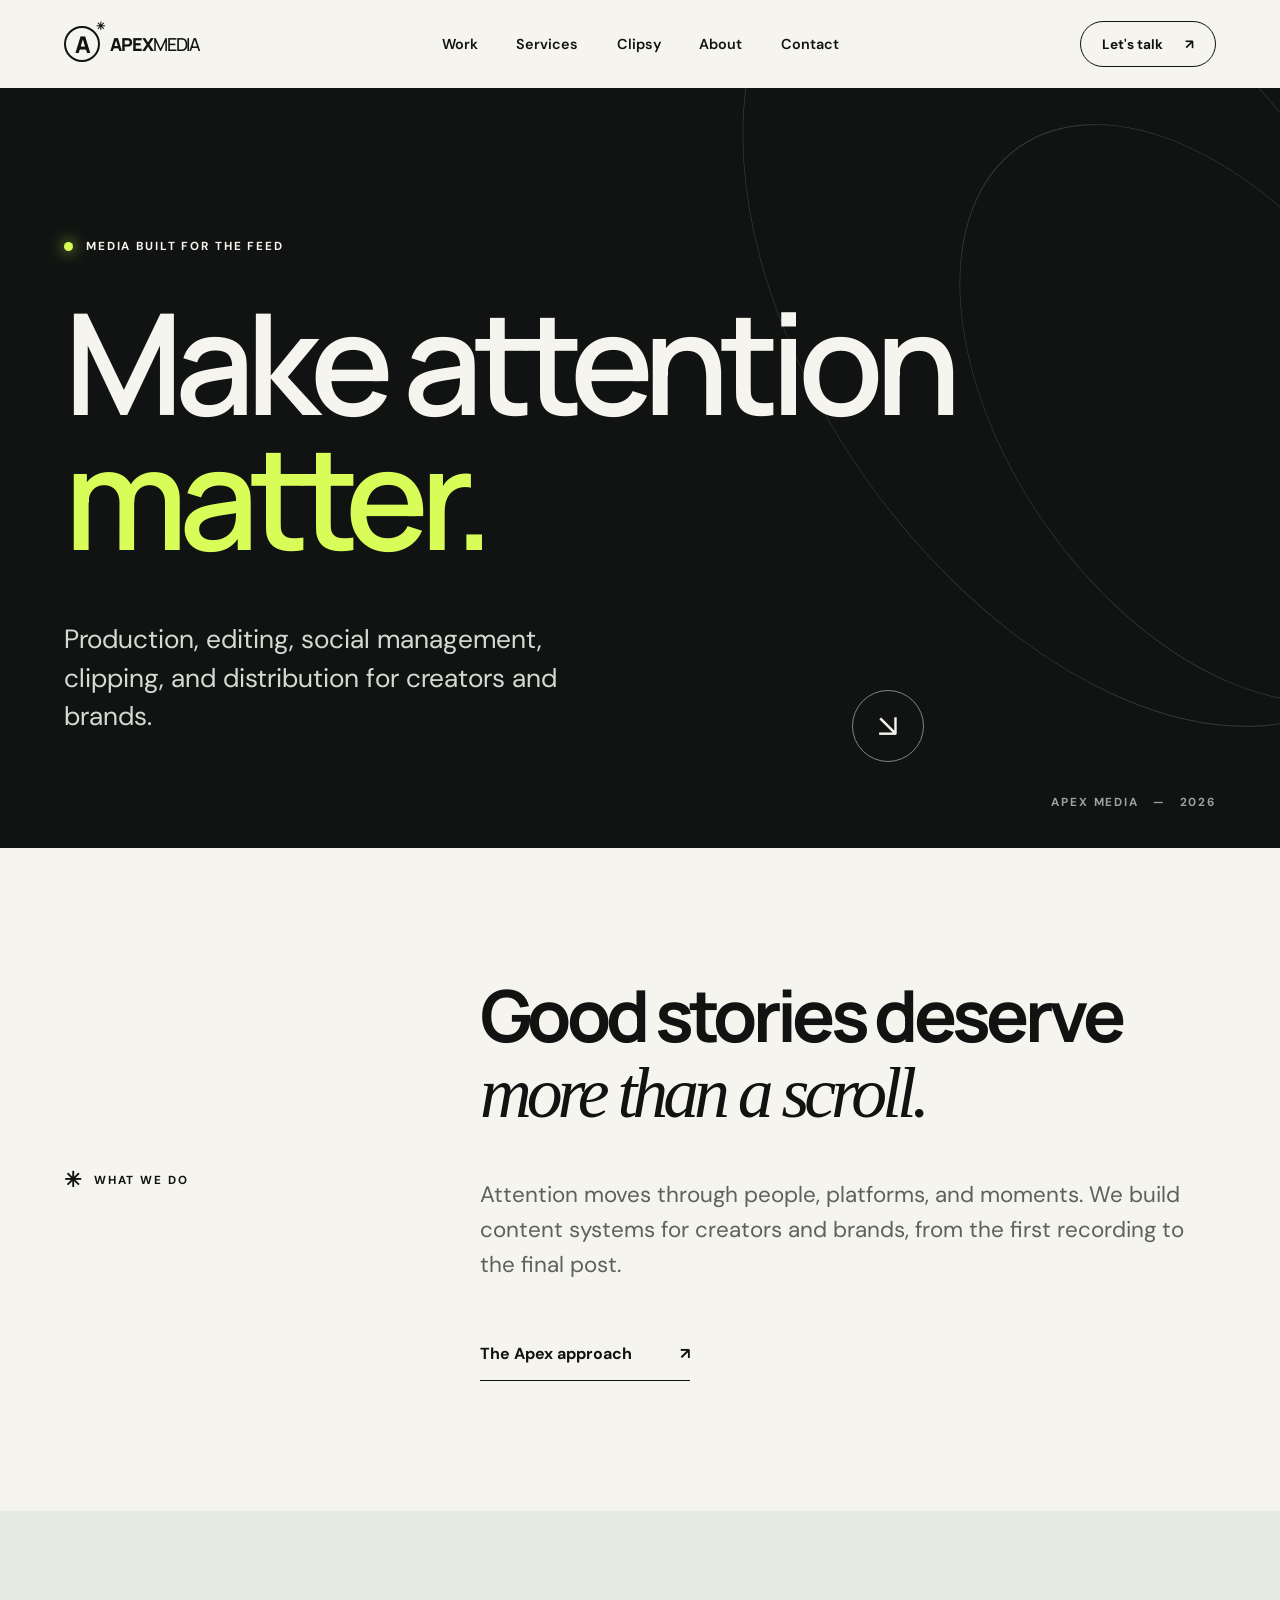
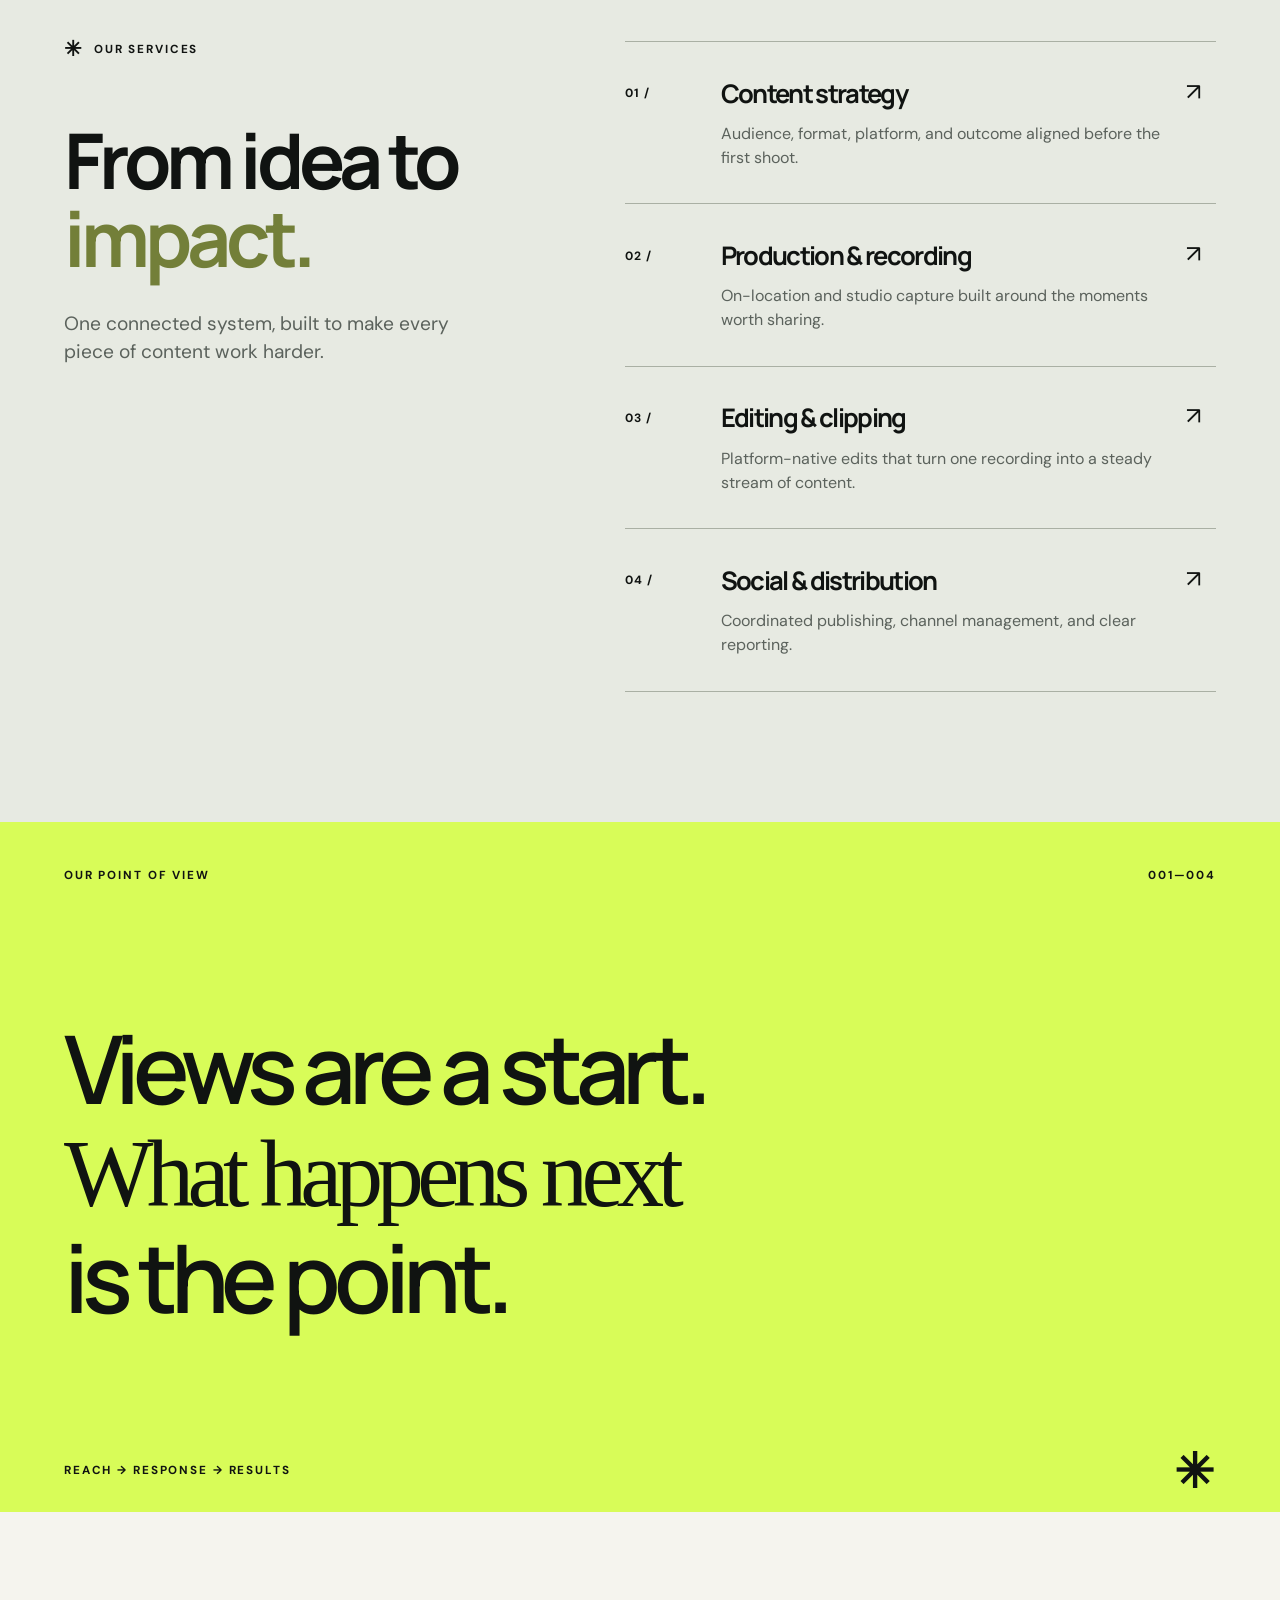
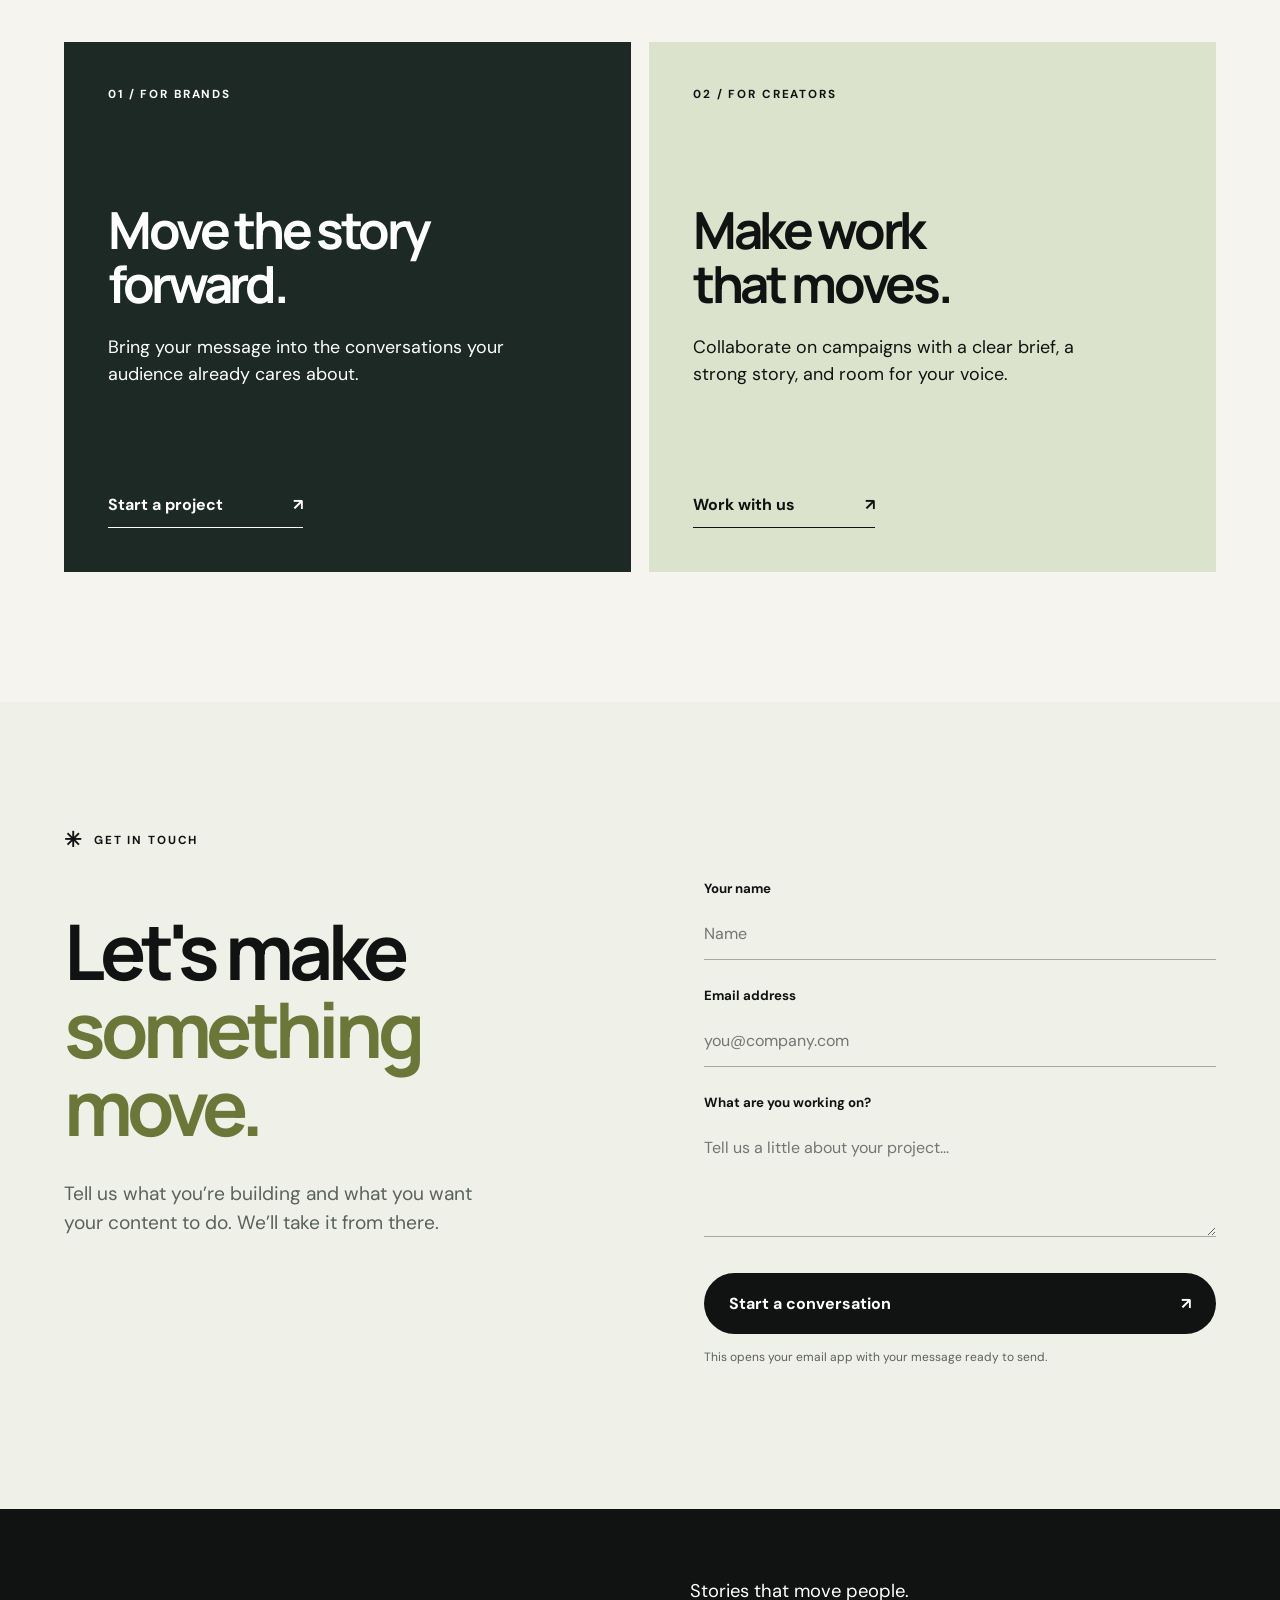
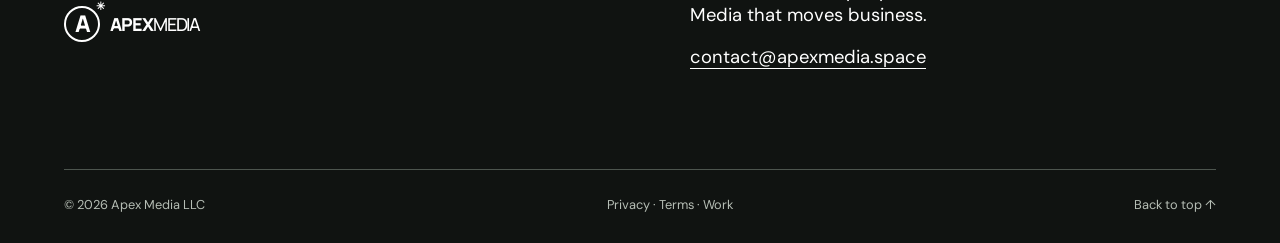
<file: index.html>
<!doctype html>
<html lang="en">
<head>
  <meta charset="utf-8">
  <meta name="viewport" content="width=device-width, initial-scale=1">
  <meta name="theme-color" content="#101311">
  <link rel="canonical" href="https://apexmedia.space/">
  <meta property="og:type" content="website"><meta property="og:title" content="Apex Media — Make Attention Matter"><meta property="og:description" content="Apex Media runs content operations end to end for creators and brands."><meta property="og:url" content="https://apexmedia.space/">
  <meta name="description" content="Apex Media builds creator-led campaigns that turn attention into measurable action.">
  <title>Apex Media — Make Attention Matter</title>
  <link rel="icon" href="favicon.svg" type="image/svg+xml">
  <link rel="preconnect" href="https://fonts.googleapis.com">
  <link rel="preconnect" href="https://fonts.gstatic.com" crossorigin>
  <link href="https://fonts.googleapis.com/css2?family=DM+Sans:wght@400;500;600;700&family=Manrope:wght@400;500;600;700;800&display=swap" rel="stylesheet">
  <link rel="stylesheet" href="home.css">
</head>
<body>
  <a class="skip" href="#main">Skip to content</a>
  <header class="site-header">
    <a class="logo" href="#top" aria-label="Apex Media home"><span class="logo-mark" aria-hidden="true">A<span class="logo-spark">✳</span></span><span>APEX<span class="logo-light">MEDIA</span></span></a>
    <nav aria-label="Main navigation"><a href="/work">Work</a><a href="/services">Services</a><a href="/clipsy">Clipsy</a><a href="/about">About</a><a href="/contact">Contact</a></nav>
    <a class="nav-cta" href="/contact">Let's talk <span aria-hidden="true">↗</span></a>
  </header>
  <main id="main">
    <section class="hero" id="top">
      <div class="hero-orbit orbit-one"></div><div class="hero-orbit orbit-two"></div>
      <div class="hero-inner">
        <p class="eyebrow light"><span class="status-dot"></span> MEDIA BUILT FOR THE FEED</p>
        <h1>Make attention<br><em>matter.</em></h1>
        <div class="hero-bottom"><p>Production, editing, social management, clipping, and distribution for creators and brands.</p><a class="round-arrow" href="#services" aria-label="Explore services">↘</a></div>
      </div>
      <div class="hero-index">APEX MEDIA <span>—</span> 2026</div>
    </section>
    <section class="intro section-pad" id="about">
      <div class="section-label"><span class="tiny-mark">✳</span> WHAT WE DO</div>
      <div><h2>Good stories deserve<br><span class="serif">more than a scroll.</span></h2><p>Attention moves through people, platforms, and moments. We build content systems for creators and brands, from the first recording to the final post.</p><a class="text-link" href="/about">The Apex approach <span>↗</span></a></div>
    </section>
    <section class="services section-pad" id="services">
      <div class="services-heading"><div class="section-label"><span class="tiny-mark">✳</span> OUR SERVICES</div><h2>From idea to<br><em>impact.</em></h2><p>One connected system, built to make every piece of content work harder.</p></div>
      <div class="service-list">
        <article class="service"><span>01 /</span><div><h3>Content strategy</h3><p>Audience, format, platform, and outcome aligned before the first shoot.</p></div><a class="service-arrow" href="/services" aria-label="Explore services">↗</a></article>
        <article class="service"><span>02 /</span><div><h3>Production & recording</h3><p>On-location and studio capture built around the moments worth sharing.</p></div><a class="service-arrow" href="/services" aria-label="Explore services">↗</a></article>
        <article class="service"><span>03 /</span><div><h3>Editing & clipping</h3><p>Platform-native edits that turn one recording into a steady stream of content.</p></div><a class="service-arrow" href="/services" aria-label="Explore services">↗</a></article>
        <article class="service"><span>04 /</span><div><h3>Social & distribution</h3><p>Coordinated publishing, channel management, and clear reporting.</p></div><a class="service-arrow" href="/services" aria-label="Explore services">↗</a></article>
      </div>
    </section>
    <section class="statement" id="approach"><div class="statement-top"><span>OUR POINT OF VIEW</span><span>001—004</span></div><p>Views are a start.<br><em>What happens next</em><br>is the point.</p><div class="statement-bottom"><span>REACH → RESPONSE → RESULTS</span><span class="asterisk" aria-hidden="true">✳</span></div></section>
    <section class="audiences section-pad"><div class="audience-card brand"><span class="card-no">01 / FOR BRANDS</span><h2>Move the story<br>forward.</h2><p>Bring your message into the conversations your audience already cares about.</p><a href="/contact">Start a project <span>↗</span></a></div><div class="audience-card creator"><span class="card-no">02 / FOR CREATORS</span><h2>Make work<br>that moves.</h2><p>Collaborate on campaigns with a clear brief, a strong story, and room for your voice.</p><a href="/contact">Work with us <span>↗</span></a></div></section>
    <section class="contact section-pad" id="contact"><div><div class="section-label"><span class="tiny-mark">✳</span> GET IN TOUCH</div><h2>Let's make<br><em>something move.</em></h2><p>Tell us what you’re building and what you want your content to do. We’ll take it from there.</p></div><form id="contact-form"><label for="name">Your name</label><input id="name" name="name" autocomplete="name" required placeholder="Name"><label for="email">Email address</label><input id="email" name="email" type="email" autocomplete="email" required placeholder="you@company.com"><label for="message">What are you working on?</label><textarea id="message" name="message" required rows="4" placeholder="Tell us a little about your project..."></textarea><button type="submit">Start a conversation <span>↗</span></button><p class="form-note">This opens your email app with your message ready to send.</p></form></section>
  </main>
  <footer><a class="logo" href="#top"><span class="logo-mark" aria-hidden="true">A<span class="logo-spark">✳</span></span><span>APEX<span class="logo-light">MEDIA</span></span></a><div><p>Stories that move people.<br>Media that moves business.</p><a href="mailto:contact@apexmedia.space">contact@apexmedia.space</a></div><div class="footer-bottom"><span>© 2026 Apex Media LLC</span><span><a href="/privacy">Privacy</a> · <a href="/terms">Terms</a> · <a href="/work">Work</a></span><a href="#top">Back to top ↑</a></div></footer>
  <script src="home.js"></script>
</body>
</html>
</file>
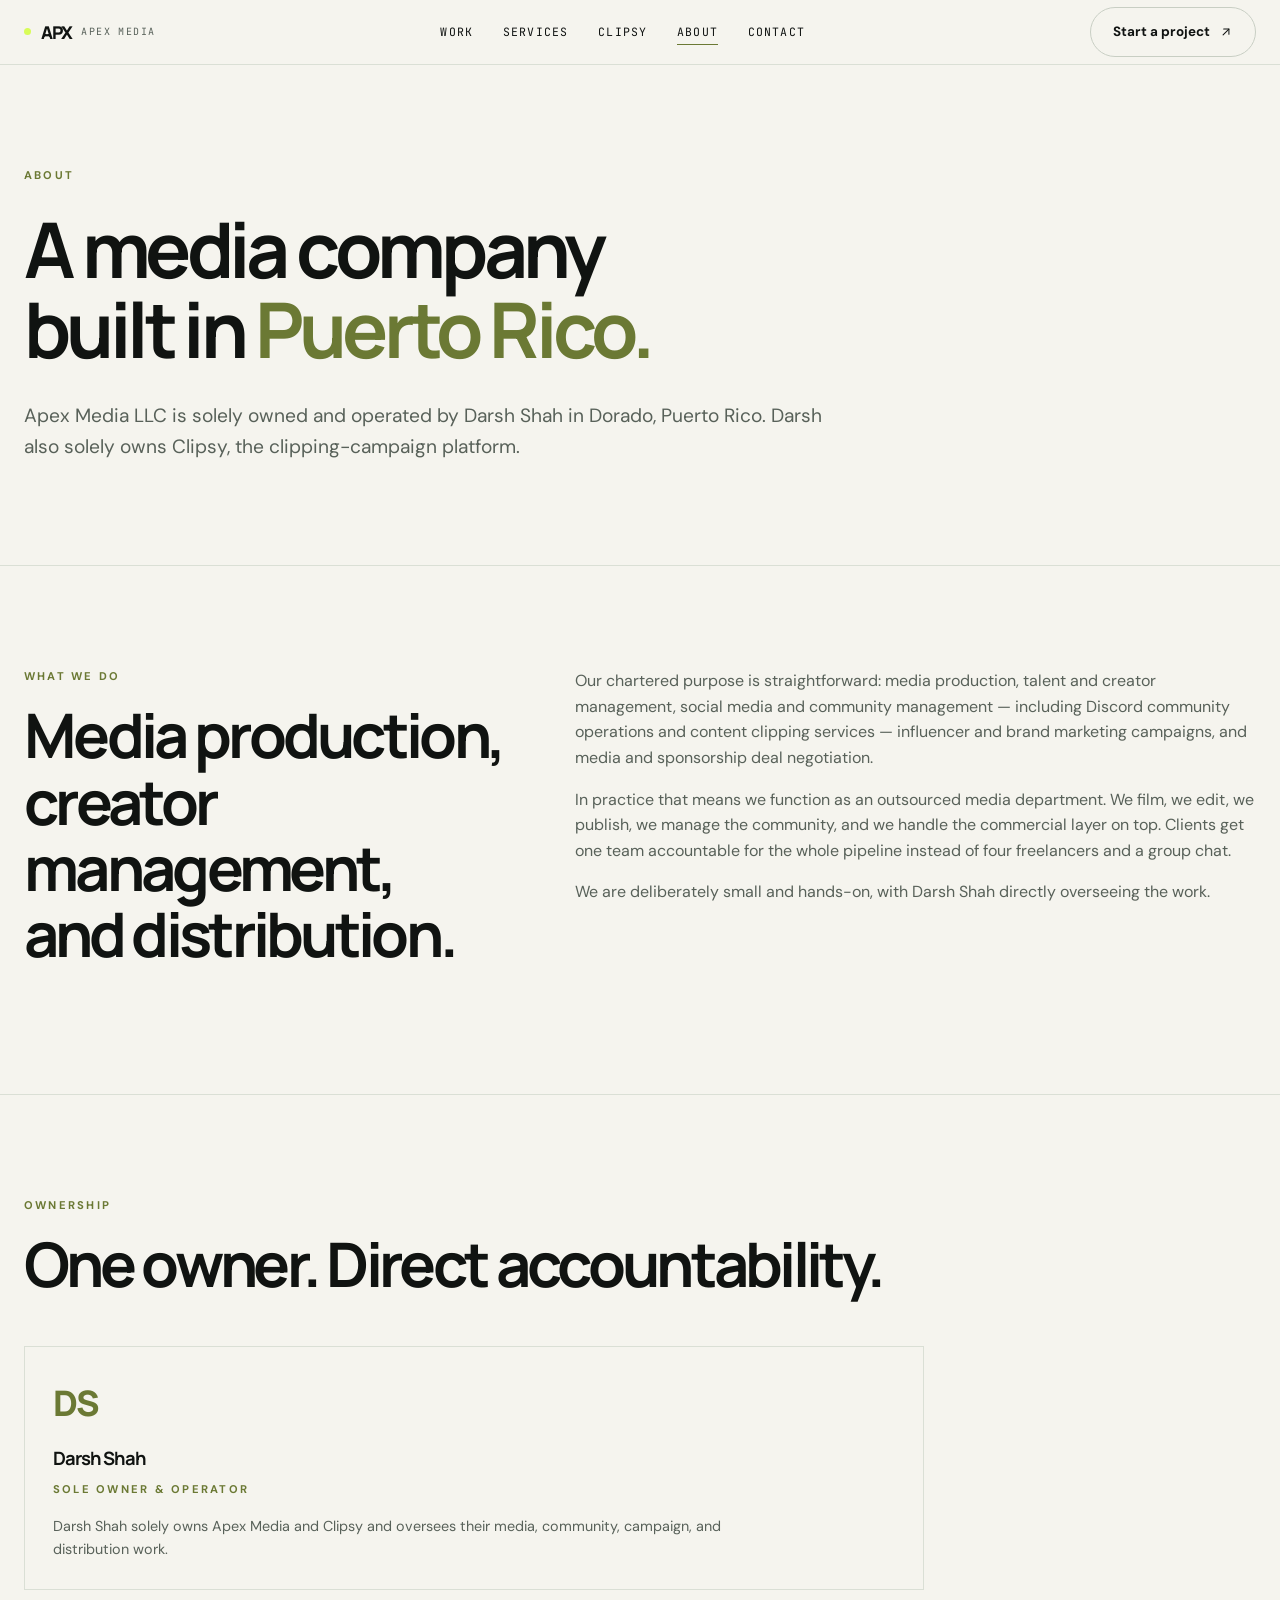
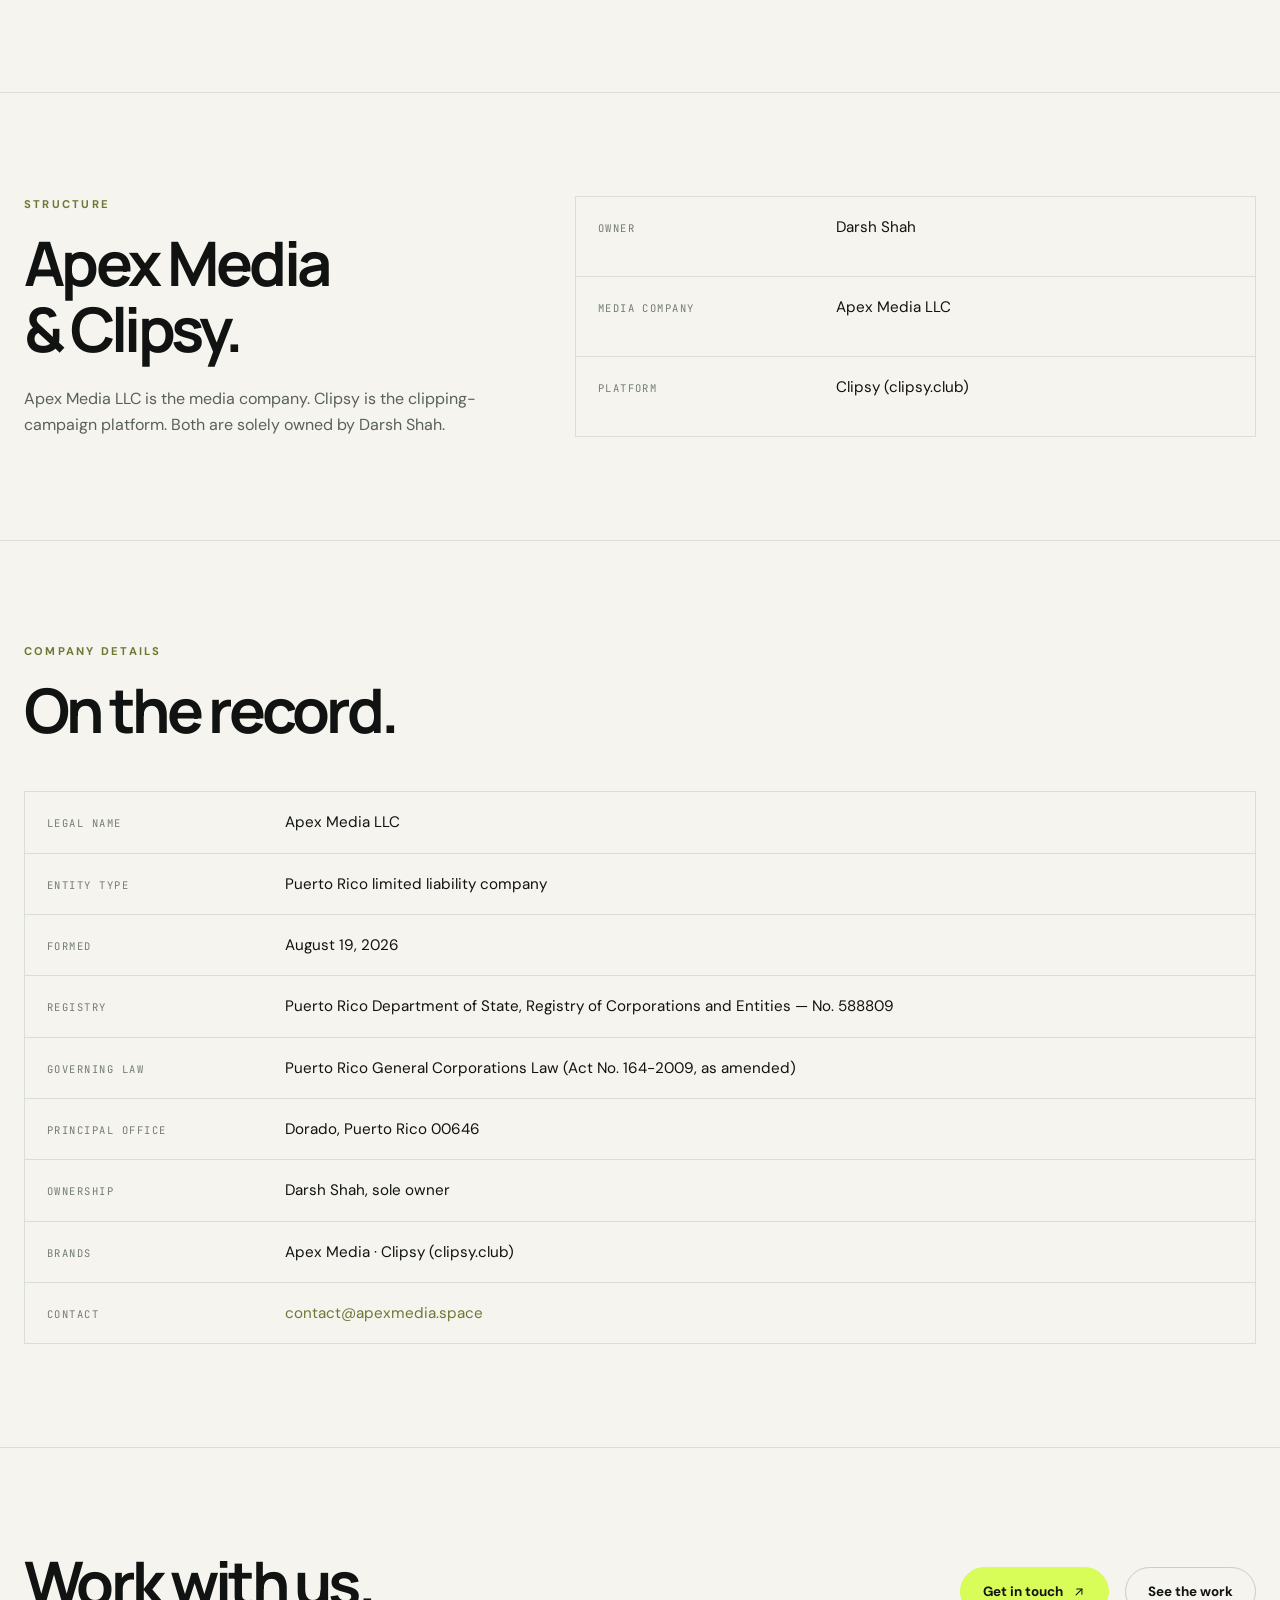
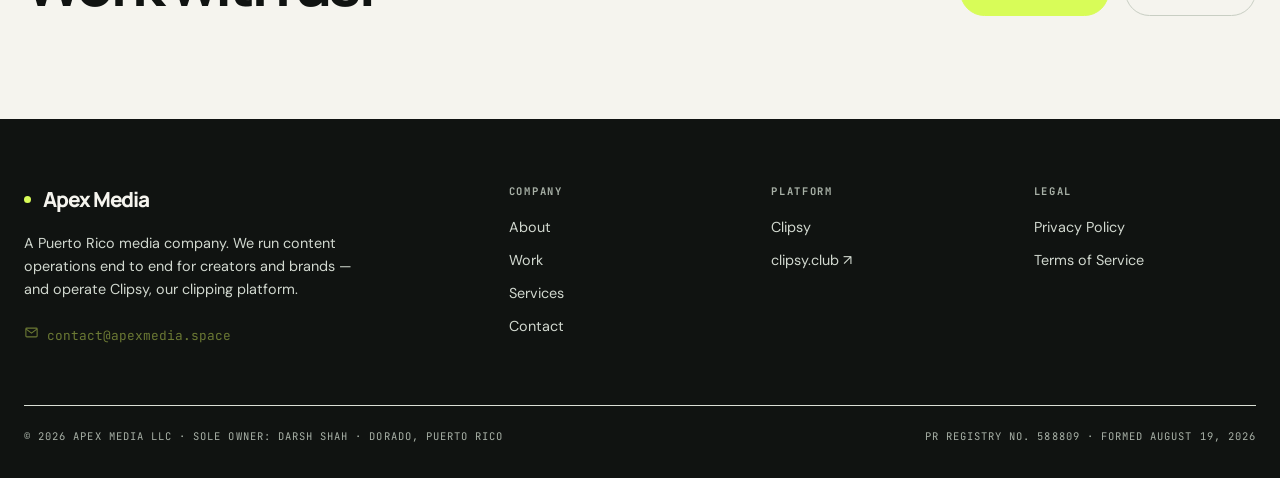
<file: about.html>
<!DOCTYPE html>
<html lang="en">
<head>
<meta charset="UTF-8">
<meta name="viewport" content="width=device-width, initial-scale=1">
<title>About &mdash; Apex Media LLC</title>
<meta name="description" content="Apex Media LLC is a Puerto Rico media company in Dorado, PR, solely owned by Darsh Shah. Company details and Clipsy ownership.">
<link rel="canonical" href="https://apexmedia.space/about">
<meta property="og:type" content="website">
<meta property="og:site_name" content="Apex Media">
<meta property="og:title" content="About &mdash; Apex Media LLC">
<meta property="og:description" content="Apex Media LLC is a Puerto Rico media company in Dorado, PR, solely owned by Darsh Shah. Company details and Clipsy ownership.">
<meta property="og:url" content="https://apexmedia.space/about">
<meta name="twitter:card" content="summary_large_image">
<link rel="icon" href="data:image/svg+xml,%3Csvg xmlns='http://www.w3.org/2000/svg' viewBox='0 0 32 32'%3E%3Crect width='32' height='32' fill='%230a0a0c'/%3E%3Ccircle cx='16' cy='16' r='5' fill='%23ff4b23'/%3E%3C/svg%3E">
<link rel="preconnect" href="https://fonts.googleapis.com">
<link rel="preconnect" href="https://fonts.gstatic.com" crossorigin>
<link href="https://fonts.googleapis.com/css2?family=Big+Shoulders+Display:wght@700;800;900&family=Archivo:wght@400;500;600&family=JetBrains+Mono:wght@400;500&display=swap" rel="stylesheet">
<link rel="stylesheet" href="styles.css">
</head>
<body>
<header class="nav">
  <div class="wrap nav-inner">
    <a class="brand" href="/">
      <span class="rec"></span>
      <span class="mark display">APX</span>
      <span class="sub">Apex Media</span>
    </a>
    <nav class="nav-links"><a href="/work">Work</a><a href="/services">Services</a><a href="/clipsy">Clipsy</a><a href="/about" class="active">About</a><a href="/contact">Contact</a></nav>
    <a class="btn nav-cta" href="/contact">Start a project <svg width="14" height="14" viewBox="0 0 24 24" fill="none" stroke="currentColor" stroke-width="1.75" stroke-linecap="round" stroke-linejoin="round" class="" aria-hidden="true"><path d="M7 17 17 7"/><path d="M8 7h9v9"/></svg></a>
    <button class="nav-toggle" id="navToggle" aria-label="Menu" aria-expanded="false"><svg width="22" height="22" viewBox="0 0 24 24" fill="none" stroke="currentColor" stroke-width="1.75" stroke-linecap="round" stroke-linejoin="round" class="" aria-hidden="true"><path d="M4 7h16"/><path d="M4 12h16"/><path d="M4 17h16"/></svg></button>
  </div>
  <div class="mobile-menu" id="mobileMenu"><a href="/work">Work</a><a href="/services">Services</a><a href="/clipsy">Clipsy</a><a href="/about">About</a><a href="/contact">Contact</a><a href="/contact" style="color:var(--accent)">Start a project &rarr;</a></div>
</header>

<section class="pad">
  <div class="wrap">
    <div class="eyebrow mb24">About</div>
    <h1 class="hero" style="font-size:clamp(2.4rem,6vw,5rem)">A media company<br>built in <span class="accent">Puerto Rico.</span></h1>
    <p class="lead mt32">Apex Media LLC is solely owned and operated by Darsh Shah in Dorado, Puerto Rico. Darsh also solely owns Clipsy, the clipping-campaign platform.</p>
  </div>
</section>

<section class="pad">
  <div class="wrap split">
    <div>
      <div class="eyebrow mb16">What we do</div>
      <h2 class="sec mb24">Media production, creator management, and distribution.</h2>
    </div>
    <div>
      <p class="mb16">Our chartered purpose is straightforward: media production, talent and creator management, social media and community management &mdash; including Discord community operations and content clipping services &mdash; influencer and brand marketing campaigns, and media and sponsorship deal negotiation.</p>
      <p class="mb16">In practice that means we function as an outsourced media department. We film, we edit, we publish, we manage the community, and we handle the commercial layer on top. Clients get one team accountable for the whole pipeline instead of four freelancers and a group chat.</p>
      <p>We are deliberately small and hands-on, with Darsh Shah directly overseeing the work.</p>
    </div>
  </div>
</section>

<section class="pad">
  <div class="wrap">
    <div class="eyebrow mb16">Ownership</div>
    <h2 class="sec mb48">One owner. Direct accountability.</h2>
    <div class="card" style="max-width:900px"><div class="display accent" style="font-size:2.2rem">DS</div><h4 class="mt16 mb8">Darsh Shah</h4><div class="eyebrow mb16">Sole owner &amp; operator</div><p style="font-size:.9rem">Darsh Shah solely owns Apex Media and Clipsy and oversees their media, community, campaign, and distribution work.</p></div>
  </div>
</section>

<section class="pad">
  <div class="wrap split">
    <div>
      <div class="eyebrow mb16">Structure</div>
      <h2 class="sec mb24">Apex Media &amp; Clipsy.</h2>
      <p>Apex Media LLC is the media company. Clipsy is the clipping-campaign platform. Both are solely owned by Darsh Shah.</p>
    </div>
    <div class="facts"><div class="fact"><dt>Owner</dt><dd>Darsh Shah</dd></div><div class="fact"><dt>Media company</dt><dd>Apex Media LLC</dd></div><div class="fact"><dt>Platform</dt><dd>Clipsy (clipsy.club)</dd></div></div>
  </div>
</section>

<section class="pad">
  <div class="wrap">
    <div class="eyebrow mb16">Company details</div>
    <h2 class="sec mb48">On the record.</h2>
    <div class="facts"><div class="fact"><dt>Legal name</dt><dd>Apex Media LLC</dd></div><div class="fact"><dt>Entity type</dt><dd>Puerto Rico limited liability company</dd></div><div class="fact"><dt>Formed</dt><dd>August 19, 2026</dd></div><div class="fact"><dt>Registry</dt><dd>Puerto Rico Department of State, Registry of Corporations and Entities &mdash; No. 588809</dd></div><div class="fact"><dt>Governing law</dt><dd>Puerto Rico General Corporations Law (Act No. 164-2009, as amended)</dd></div><div class="fact"><dt>Principal office</dt><dd>Dorado, Puerto Rico 00646</dd></div><div class="fact"><dt>Ownership</dt><dd>Darsh Shah, sole owner</dd></div><div class="fact"><dt>Brands</dt><dd>Apex Media &middot; Clipsy (clipsy.club)</dd></div><div class="fact"><dt>Contact</dt><dd><a href="mailto:contact@apexmedia.space" style="color:var(--accent)">contact@apexmedia.space</a></dd></div></div>
  </div>
</section>

<section class="pad" style="border-bottom:none">
  <div class="wrap row between wrapf gap24" style="align-items:end">
    <h2 class="sec">Work with us.</h2>
    <div class="row wrapf gap16">
      <a class="btn btn-primary" href="/contact">Get in touch <svg width="14" height="14" viewBox="0 0 24 24" fill="none" stroke="currentColor" stroke-width="1.75" stroke-linecap="round" stroke-linejoin="round" class="" aria-hidden="true"><path d="M7 17 17 7"/><path d="M8 7h9v9"/></svg></a>
      <a class="btn" href="/work">See the work</a>
    </div>
  </div>
</section>
<footer>
  <div class="wrap">
    <div class="foot-grid">
      <div>
        <div class="row gap12 mb16"><span class="rec"></span><span class="display" style="font-size:1.3rem">Apex Media</span></div>
        <p style="font-size:.9rem;max-width:34ch">A Puerto Rico media company. We run content operations end to end for creators and brands — and operate Clipsy, our clipping platform.</p>
        <a class="row gap8 mt24" href="mailto:contact@apexmedia.space" style="color:var(--accent);font-family:'JetBrains Mono',monospace;font-size:.8rem"><svg width="15" height="15" viewBox="0 0 24 24" fill="none" stroke="currentColor" stroke-width="1.75" stroke-linecap="round" stroke-linejoin="round" class="" aria-hidden="true"><rect x="3" y="5" width="18" height="14" rx="1.5"/><path d="M3.5 6.5 12 13l8.5-6.5"/></svg> contact@apexmedia.space</a>
      </div>
      <div>
        <h5>Company</h5>
        <a href="/about">About</a><a href="/work">Work</a><a href="/services">Services</a><a href="/contact">Contact</a>
      </div>
      <div>
        <h5>Platform</h5>
        <a href="/clipsy">Clipsy</a>
        <a href="https://clipsy.club" target="_blank" rel="noopener">clipsy.club &#8599;</a>
      </div>
      <div>
        <h5>Legal</h5>
        <a href="/privacy">Privacy Policy</a><a href="/terms">Terms of Service</a>
      </div>
    </div>
    <div class="foot-bottom">
      <span>&copy; 2026 Apex Media LLC &middot; Sole owner: Darsh Shah &middot; Dorado, Puerto Rico</span>
      <span>PR Registry No. 588809 &middot; Formed August 19, 2026</span>
    </div>
  </div>
</footer>
<script>
(function(){
  var t=document.getElementById('navToggle'),m=document.getElementById('mobileMenu');
  if(t&&m){t.addEventListener('click',function(){var o=m.classList.toggle('open');t.setAttribute('aria-expanded',o);});}
})();
</script>
</body>
</html>
</file>
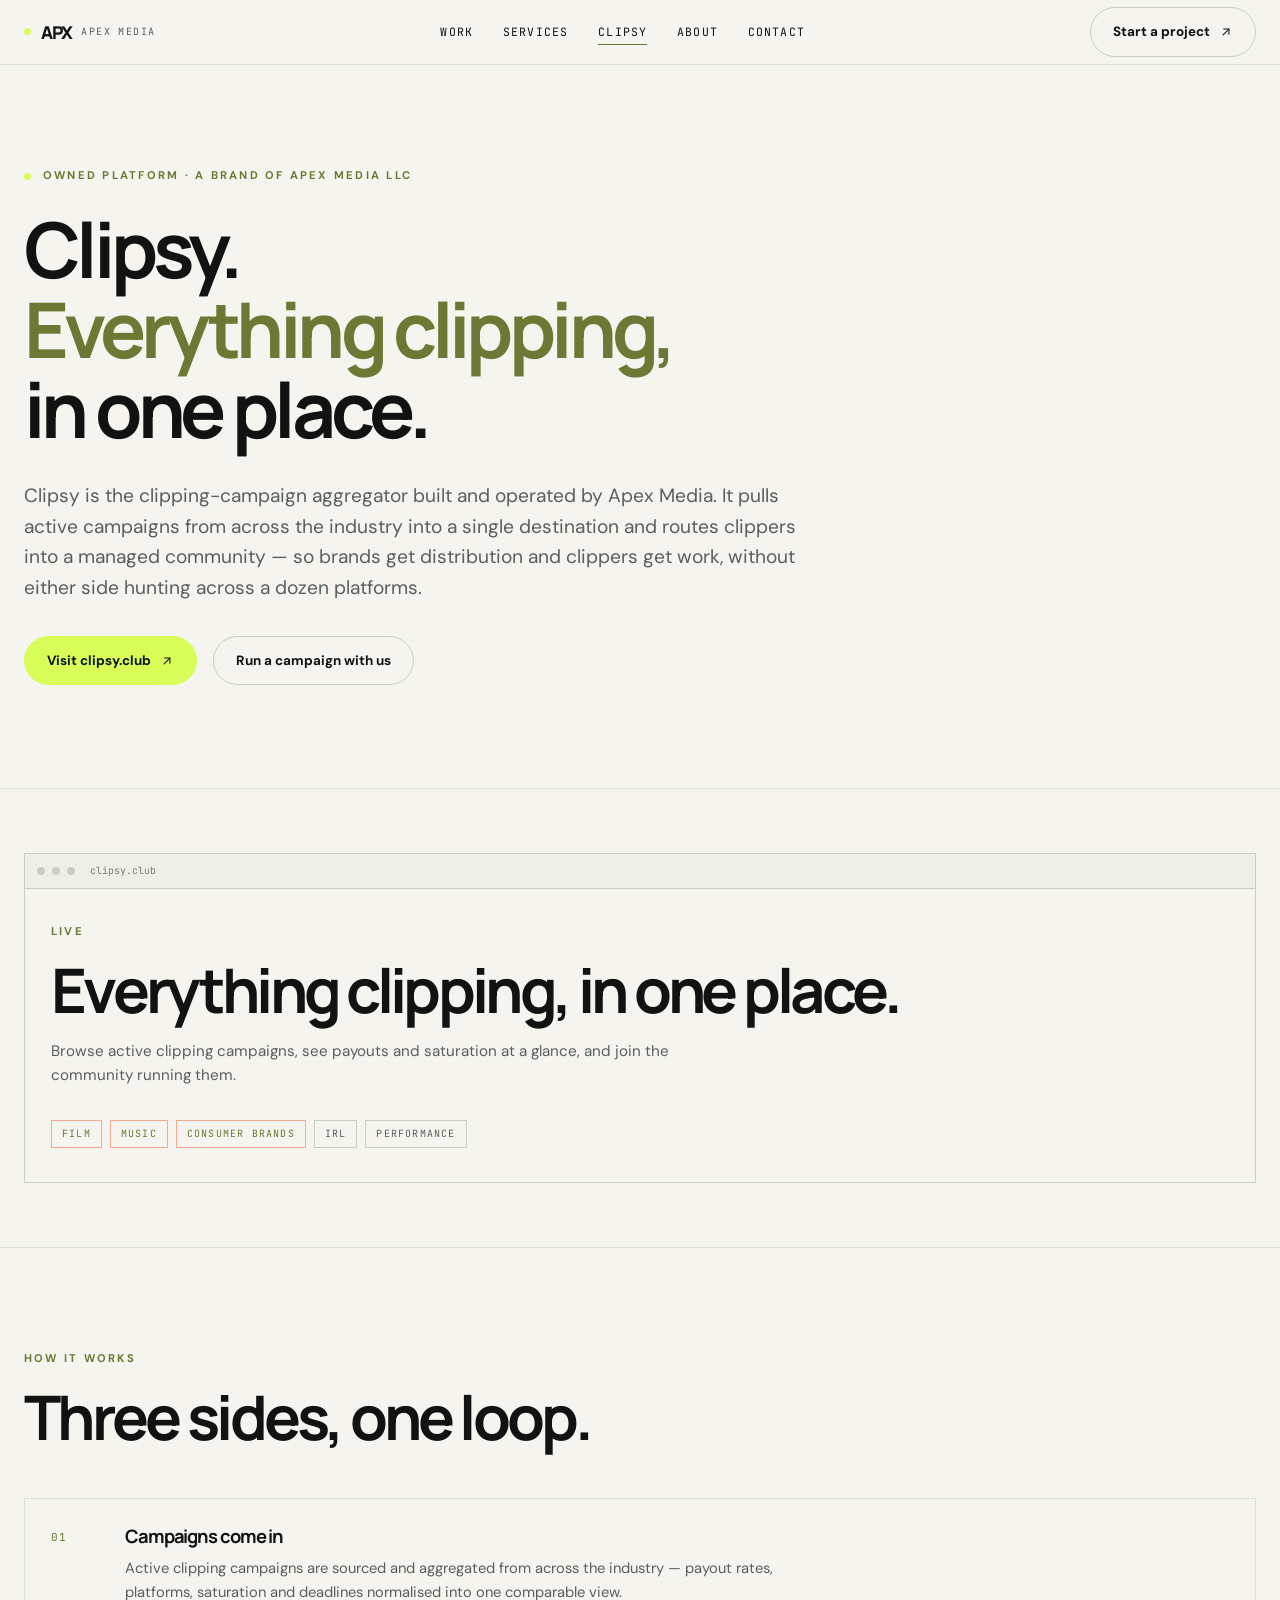
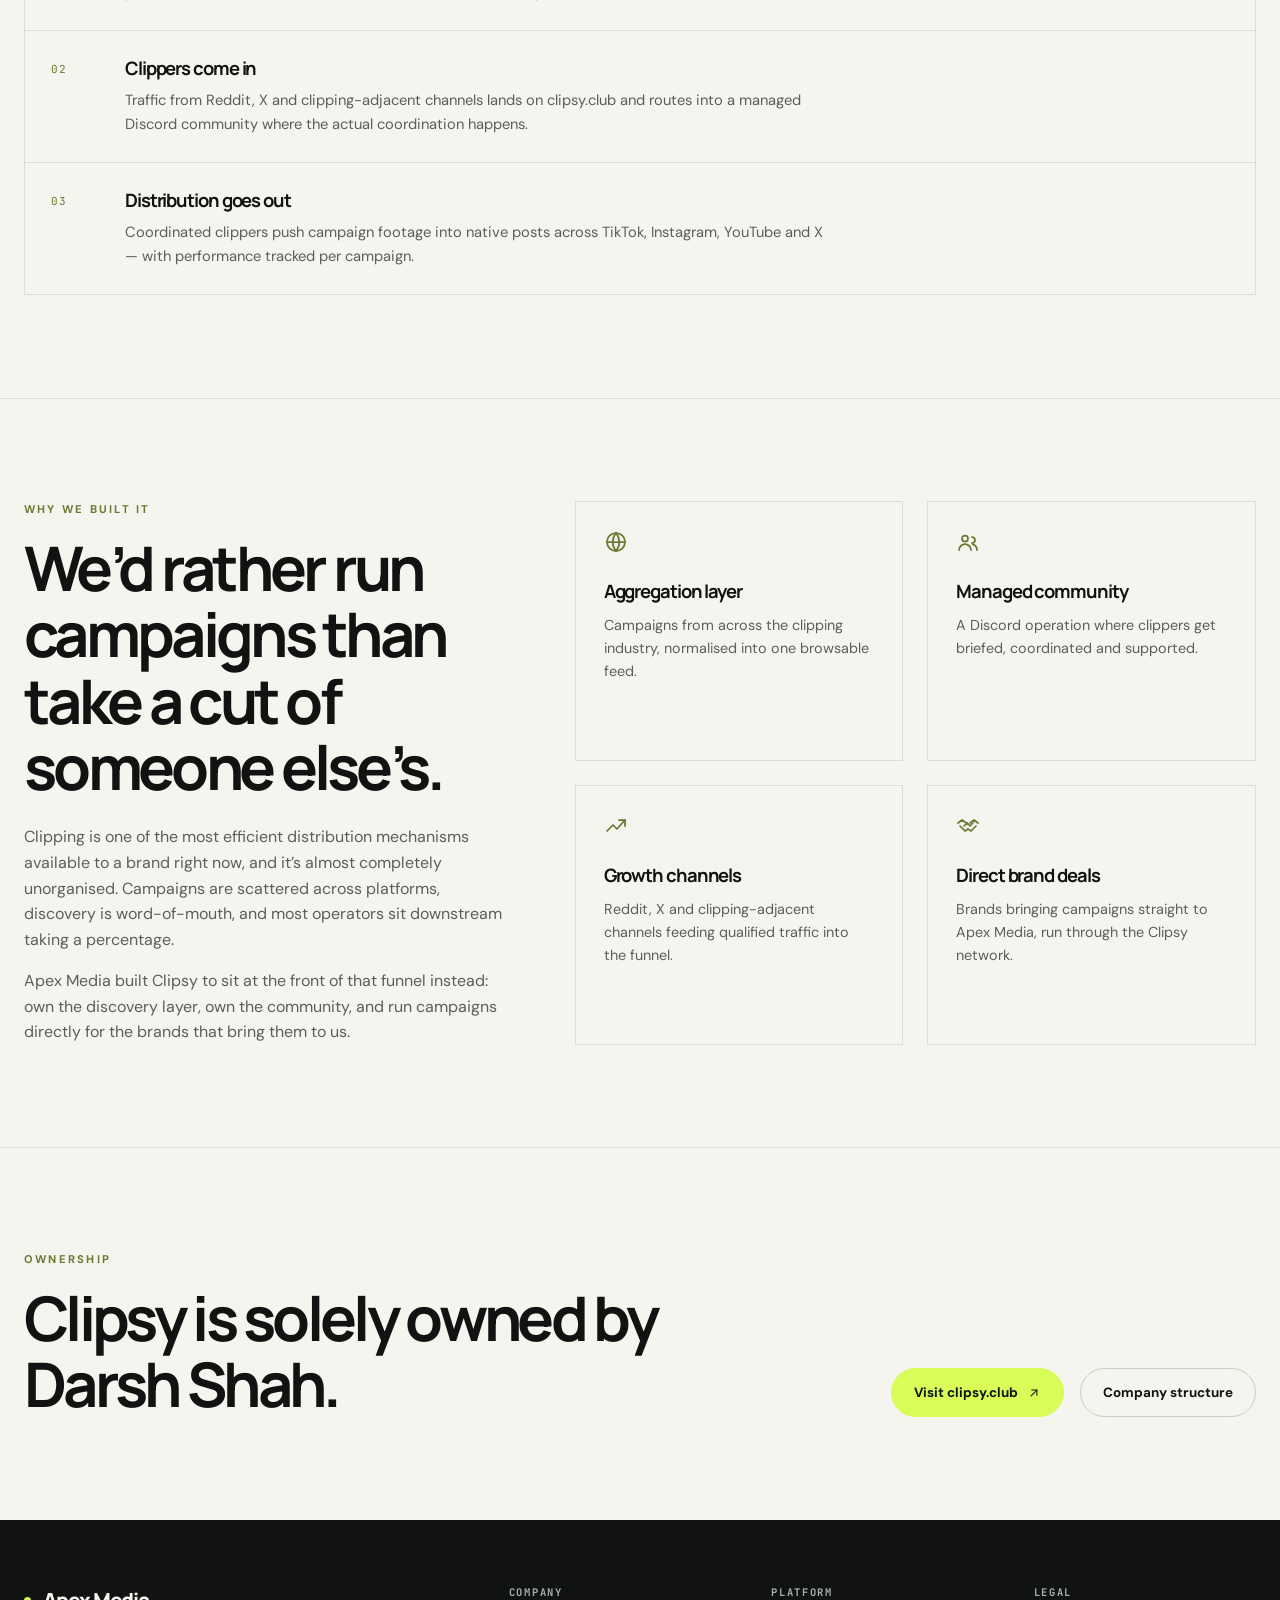
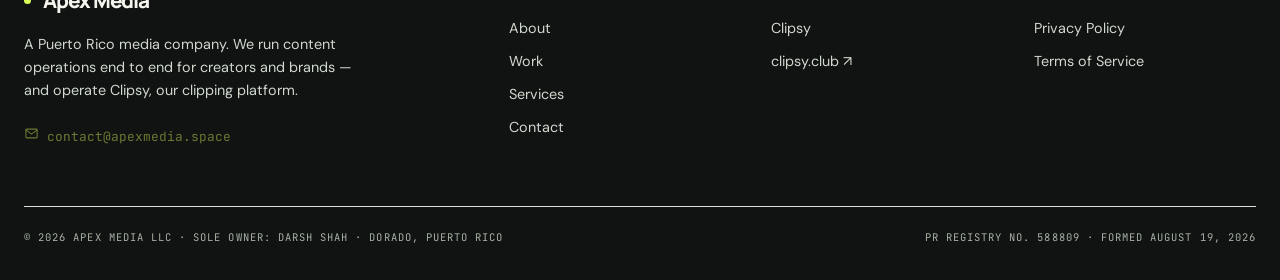
<file: clipsy.html>
<!DOCTYPE html>
<html lang="en">
<head>
<meta charset="UTF-8">
<meta name="viewport" content="width=device-width, initial-scale=1">
<title>Clipsy &mdash; Apex Media</title>
<meta name="description" content="Clipsy (clipsy.club) is the clipping-campaign aggregator and community built and operated by Apex Media LLC, solely owned by Darsh Shah.">
<link rel="canonical" href="https://apexmedia.space/clipsy">
<meta property="og:type" content="website">
<meta property="og:site_name" content="Apex Media">
<meta property="og:title" content="Clipsy &mdash; Apex Media">
<meta property="og:description" content="Clipsy (clipsy.club) is the clipping-campaign aggregator and community built and operated by Apex Media LLC, solely owned by Darsh Shah.">
<meta property="og:url" content="https://apexmedia.space/clipsy">
<meta name="twitter:card" content="summary_large_image">
<link rel="icon" href="data:image/svg+xml,%3Csvg xmlns='http://www.w3.org/2000/svg' viewBox='0 0 32 32'%3E%3Crect width='32' height='32' fill='%230a0a0c'/%3E%3Ccircle cx='16' cy='16' r='5' fill='%23ff4b23'/%3E%3C/svg%3E">
<link rel="preconnect" href="https://fonts.googleapis.com">
<link rel="preconnect" href="https://fonts.gstatic.com" crossorigin>
<link href="https://fonts.googleapis.com/css2?family=Big+Shoulders+Display:wght@700;800;900&family=Archivo:wght@400;500;600&family=JetBrains+Mono:wght@400;500&display=swap" rel="stylesheet">
<link rel="stylesheet" href="styles.css">
</head>
<body>
<header class="nav">
  <div class="wrap nav-inner">
    <a class="brand" href="/">
      <span class="rec"></span>
      <span class="mark display">APX</span>
      <span class="sub">Apex Media</span>
    </a>
    <nav class="nav-links"><a href="/work">Work</a><a href="/services">Services</a><a href="/clipsy" class="active">Clipsy</a><a href="/about">About</a><a href="/contact">Contact</a></nav>
    <a class="btn nav-cta" href="/contact">Start a project <svg width="14" height="14" viewBox="0 0 24 24" fill="none" stroke="currentColor" stroke-width="1.75" stroke-linecap="round" stroke-linejoin="round" class="" aria-hidden="true"><path d="M7 17 17 7"/><path d="M8 7h9v9"/></svg></a>
    <button class="nav-toggle" id="navToggle" aria-label="Menu" aria-expanded="false"><svg width="22" height="22" viewBox="0 0 24 24" fill="none" stroke="currentColor" stroke-width="1.75" stroke-linecap="round" stroke-linejoin="round" class="" aria-hidden="true"><path d="M4 7h16"/><path d="M4 12h16"/><path d="M4 17h16"/></svg></button>
  </div>
  <div class="mobile-menu" id="mobileMenu"><a href="/work">Work</a><a href="/services">Services</a><a href="/clipsy">Clipsy</a><a href="/about">About</a><a href="/contact">Contact</a><a href="/contact" style="color:var(--accent)">Start a project &rarr;</a></div>
</header>

<section class="pad">
  <div class="wrap">
    <div class="row gap12 mb24"><span class="rec"></span><span class="eyebrow">Owned platform &middot; A brand of Apex Media LLC</span></div>
    <h1 class="hero" style="font-size:clamp(2.4rem,6vw,5.2rem)">Clipsy.<br><span class="accent">Everything clipping,</span><br>in one place.</h1>
    <p class="lead mt32">Clipsy is the clipping-campaign aggregator built and operated by Apex Media. It pulls active campaigns from across the industry into a single destination and routes clippers into a managed community &mdash; so brands get distribution and clippers get work, without either side hunting across a dozen platforms.</p>
    <div class="row wrapf gap16 mt32">
      <a class="btn btn-primary" href="https://clipsy.club" target="_blank" rel="noopener">Visit clipsy.club <svg width="14" height="14" viewBox="0 0 24 24" fill="none" stroke="currentColor" stroke-width="1.75" stroke-linecap="round" stroke-linejoin="round" class="" aria-hidden="true"><path d="M7 17 17 7"/><path d="M8 7h9v9"/></svg></a>
      <a class="btn" href="/contact">Run a campaign with us</a>
    </div>
  </div>
</section>

<section class="pad-sm">
  <div class="wrap">
    <div class="browser">
      <div class="bar"><span class="dot"></span><span class="dot"></span><span class="dot"></span><span class="url">clipsy.club</span></div>
      <div class="view">
        <div class="eyebrow mb16">Live</div>
        <h2 class="sec mb16">Everything clipping, in one place.</h2>
        <p style="font-size:.95rem">Browse active clipping campaigns, see payouts and saturation at a glance, and join the community running them.</p>
        <div class="row wrapf gap8 mt32">
          <span class="tag on">Film</span><span class="tag on">Music</span><span class="tag on">Consumer brands</span><span class="tag">IRL</span><span class="tag">Performance</span>
        </div>
      </div>
    </div>
  </div>
</section>

<section class="pad">
  <div class="wrap">
    <div class="eyebrow mb16">How it works</div>
    <h2 class="sec mb48">Three sides, one loop.</h2>
    <div class="steps">
      <div class="step"><div class="n">01</div><div><h4 class="mb8">Campaigns come in</h4><p style="font-size:.92rem">Active clipping campaigns are sourced and aggregated from across the industry &mdash; payout rates, platforms, saturation and deadlines normalised into one comparable view.</p></div></div>
      <div class="step"><div class="n">02</div><div><h4 class="mb8">Clippers come in</h4><p style="font-size:.92rem">Traffic from Reddit, X and clipping-adjacent channels lands on clipsy.club and routes into a managed Discord community where the actual coordination happens.</p></div></div>
      <div class="step"><div class="n">03</div><div><h4 class="mb8">Distribution goes out</h4><p style="font-size:.92rem">Coordinated clippers push campaign footage into native posts across TikTok, Instagram, YouTube and X &mdash; with performance tracked per campaign.</p></div></div>
    </div>
  </div>
</section>

<section class="pad">
  <div class="wrap split">
    <div>
      <div class="eyebrow mb16">Why we built it</div>
      <h2 class="sec mb24">We&rsquo;d rather run campaigns than take a cut of someone else&rsquo;s.</h2>
      <p>Clipping is one of the most efficient distribution mechanisms available to a brand right now, and it&rsquo;s almost completely unorganised. Campaigns are scattered across platforms, discovery is word-of-mouth, and most operators sit downstream taking a percentage.</p>
      <p class="mt16">Apex Media built Clipsy to sit at the front of that funnel instead: own the discovery layer, own the community, and run campaigns directly for the brands that bring them to us.</p>
    </div>
    <div class="grid g2">
      <div class="card"><div class="ico"><svg width="24" height="24" viewBox="0 0 24 24" fill="none" stroke="currentColor" stroke-width="1.75" stroke-linecap="round" stroke-linejoin="round" class="" aria-hidden="true"><circle cx="12" cy="12" r="9"/><path d="M3 12h18"/><path d="M12 3a14 14 0 0 1 0 18"/><path d="M12 3a14 14 0 0 0 0 18"/></svg></div><h4 class="mb8">Aggregation layer</h4><p style="font-size:.9rem">Campaigns from across the clipping industry, normalised into one browsable feed.</p></div>
      <div class="card"><div class="ico"><svg width="24" height="24" viewBox="0 0 24 24" fill="none" stroke="currentColor" stroke-width="1.75" stroke-linecap="round" stroke-linejoin="round" class="" aria-hidden="true"><circle cx="9" cy="8.5" r="3"/><path d="M3 20c0-3.3 2.7-6 6-6s6 2.7 6 6"/><path d="M16 7a3 3 0 0 1 0 6"/><path d="M21 20c0-2.7-1.7-5-4.2-5.7"/></svg></div><h4 class="mb8">Managed community</h4><p style="font-size:.9rem">A Discord operation where clippers get briefed, coordinated and supported.</p></div>
      <div class="card"><div class="ico"><svg width="24" height="24" viewBox="0 0 24 24" fill="none" stroke="currentColor" stroke-width="1.75" stroke-linecap="round" stroke-linejoin="round" class="" aria-hidden="true"><path d="M3 17l6-6 4 4 8-9"/><path d="M15 6h6v6"/></svg></div><h4 class="mb8">Growth channels</h4><p style="font-size:.9rem">Reddit, X and clipping-adjacent channels feeding qualified traffic into the funnel.</p></div>
      <div class="card"><div class="ico"><svg width="24" height="24" viewBox="0 0 24 24" fill="none" stroke="currentColor" stroke-width="1.75" stroke-linecap="round" stroke-linejoin="round" class="" aria-hidden="true"><path d="M8 12l3-3 3 3 3-3"/><path d="M2 9l4-3 6 4"/><path d="M22 9l-4-3-4 3"/><path d="M4 12l5 5 3-2 3 2 5-5"/></svg></div><h4 class="mb8">Direct brand deals</h4><p style="font-size:.9rem">Brands bringing campaigns straight to Apex Media, run through the Clipsy network.</p></div>
    </div>
  </div>
</section>

<section class="pad" style="border-bottom:none">
  <div class="wrap row between wrapf gap24" style="align-items:end">
    <div>
      <div class="eyebrow mb16">Ownership</div>
      <h2 class="sec">Clipsy is solely owned by<br>Darsh Shah.</h2>
    </div>
    <div class="row wrapf gap16">
      <a class="btn btn-primary" href="https://clipsy.club" target="_blank" rel="noopener">Visit clipsy.club <svg width="14" height="14" viewBox="0 0 24 24" fill="none" stroke="currentColor" stroke-width="1.75" stroke-linecap="round" stroke-linejoin="round" class="" aria-hidden="true"><path d="M7 17 17 7"/><path d="M8 7h9v9"/></svg></a>
      <a class="btn" href="/about">Company structure</a>
    </div>
  </div>
</section>
<footer>
  <div class="wrap">
    <div class="foot-grid">
      <div>
        <div class="row gap12 mb16"><span class="rec"></span><span class="display" style="font-size:1.3rem">Apex Media</span></div>
        <p style="font-size:.9rem;max-width:34ch">A Puerto Rico media company. We run content operations end to end for creators and brands — and operate Clipsy, our clipping platform.</p>
        <a class="row gap8 mt24" href="mailto:contact@apexmedia.space" style="color:var(--accent);font-family:'JetBrains Mono',monospace;font-size:.8rem"><svg width="15" height="15" viewBox="0 0 24 24" fill="none" stroke="currentColor" stroke-width="1.75" stroke-linecap="round" stroke-linejoin="round" class="" aria-hidden="true"><rect x="3" y="5" width="18" height="14" rx="1.5"/><path d="M3.5 6.5 12 13l8.5-6.5"/></svg> contact@apexmedia.space</a>
      </div>
      <div>
        <h5>Company</h5>
        <a href="/about">About</a><a href="/work">Work</a><a href="/services">Services</a><a href="/contact">Contact</a>
      </div>
      <div>
        <h5>Platform</h5>
        <a href="/clipsy">Clipsy</a>
        <a href="https://clipsy.club" target="_blank" rel="noopener">clipsy.club &#8599;</a>
      </div>
      <div>
        <h5>Legal</h5>
        <a href="/privacy">Privacy Policy</a><a href="/terms">Terms of Service</a>
      </div>
    </div>
    <div class="foot-bottom">
      <span>&copy; 2026 Apex Media LLC &middot; Sole owner: Darsh Shah &middot; Dorado, Puerto Rico</span>
      <span>PR Registry No. 588809 &middot; Formed August 19, 2026</span>
    </div>
  </div>
</footer>
<script>
(function(){
  var t=document.getElementById('navToggle'),m=document.getElementById('mobileMenu');
  if(t&&m){t.addEventListener('click',function(){var o=m.classList.toggle('open');t.setAttribute('aria-expanded',o);});}
})();
</script>
</body>
</html>
</file>
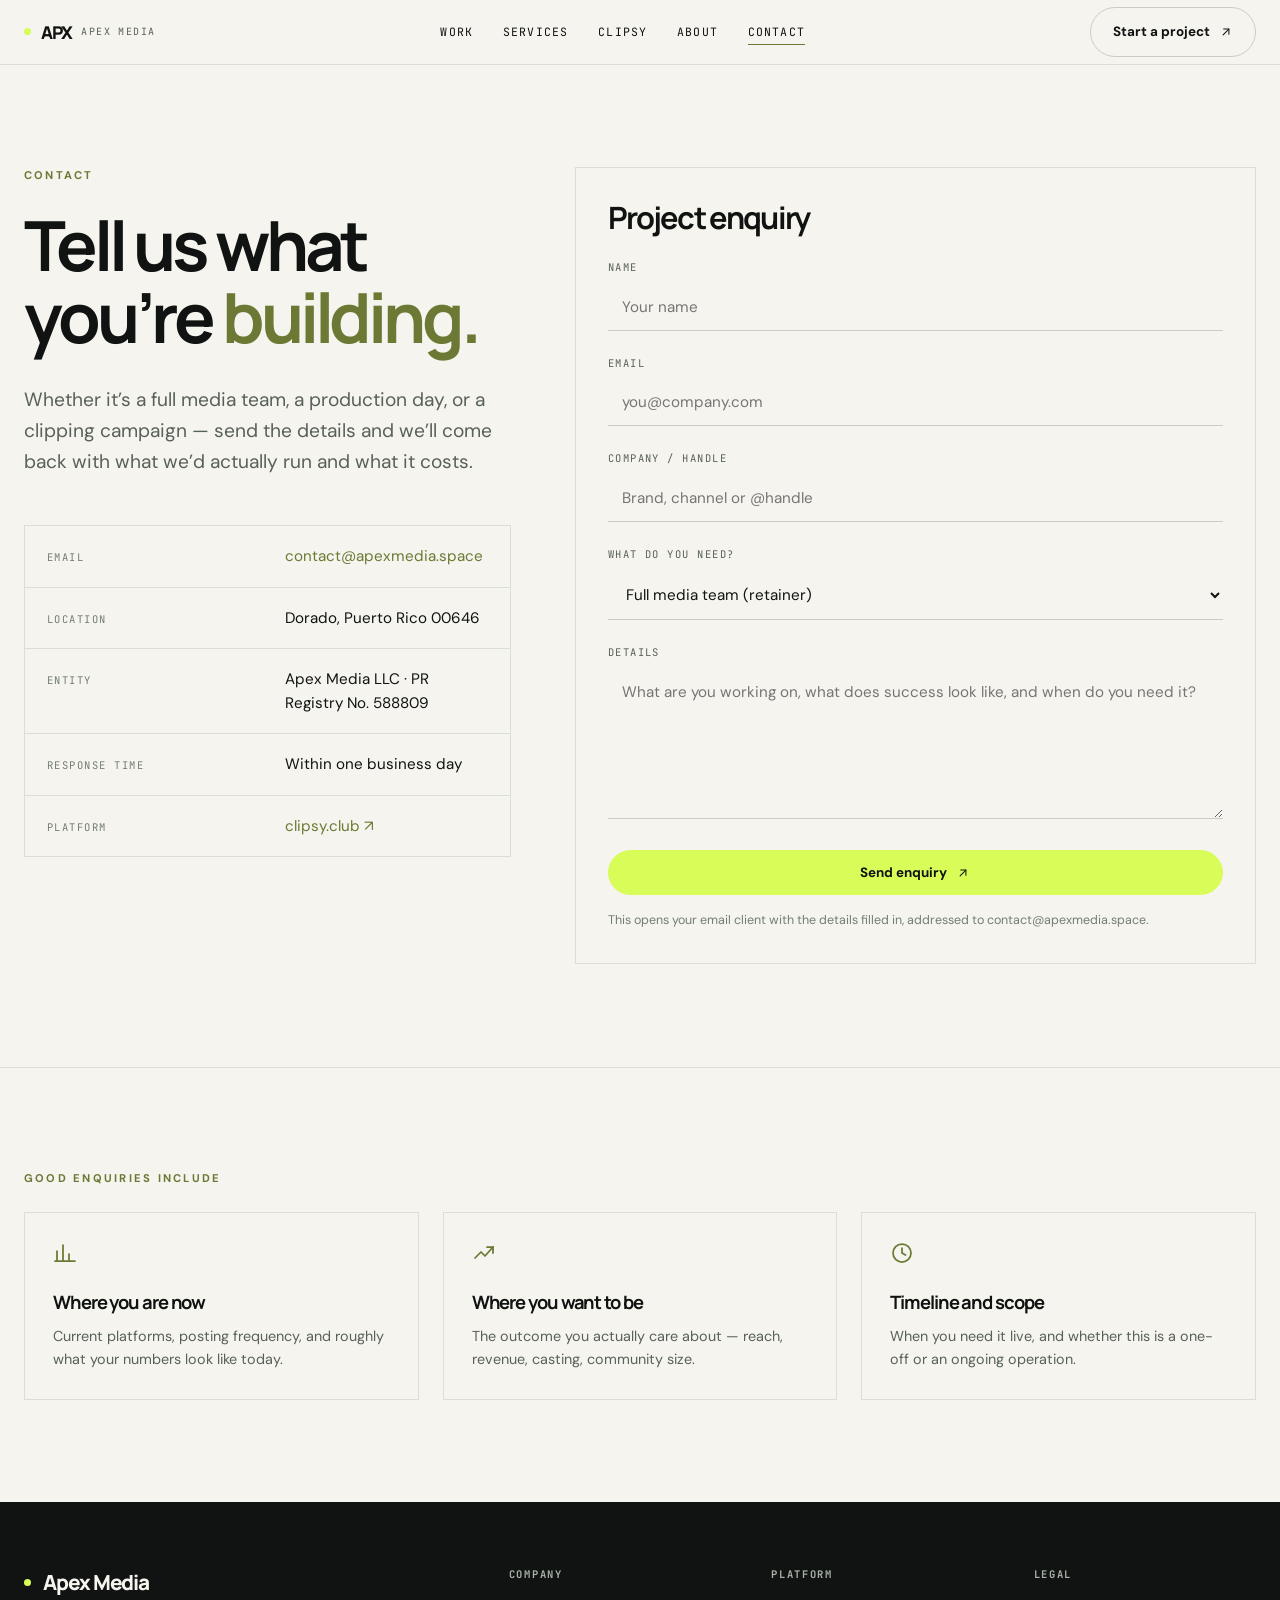
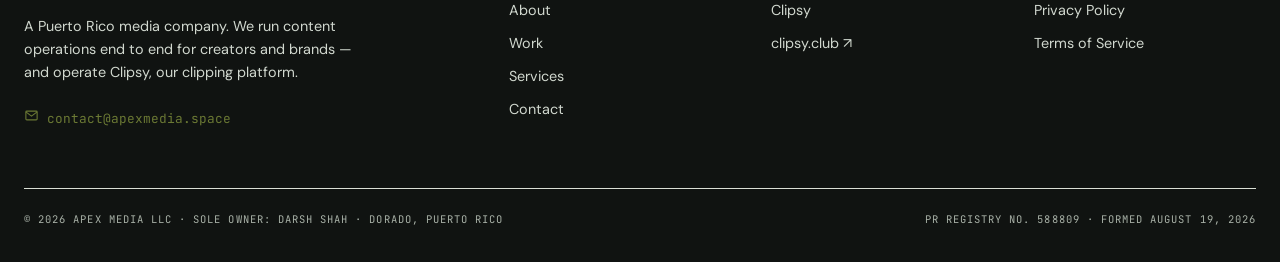
<file: contact.html>
<!DOCTYPE html>
<html lang="en">
<head>
<meta charset="UTF-8">
<meta name="viewport" content="width=device-width, initial-scale=1">
<title>Contact &mdash; Apex Media</title>
<meta name="description" content="Get in touch with Apex Media LLC in Dorado, Puerto Rico about media production, creator management, editing, clipping campaigns and brand partnerships.">
<link rel="canonical" href="https://apexmedia.space/contact">
<meta property="og:type" content="website">
<meta property="og:site_name" content="Apex Media">
<meta property="og:title" content="Contact &mdash; Apex Media">
<meta property="og:description" content="Get in touch with Apex Media LLC in Dorado, Puerto Rico about media production, creator management, editing, clipping campaigns and brand partnerships.">
<meta property="og:url" content="https://apexmedia.space/contact">
<meta name="twitter:card" content="summary_large_image">
<link rel="icon" href="data:image/svg+xml,%3Csvg xmlns='http://www.w3.org/2000/svg' viewBox='0 0 32 32'%3E%3Crect width='32' height='32' fill='%230a0a0c'/%3E%3Ccircle cx='16' cy='16' r='5' fill='%23ff4b23'/%3E%3C/svg%3E">
<link rel="preconnect" href="https://fonts.googleapis.com">
<link rel="preconnect" href="https://fonts.gstatic.com" crossorigin>
<link href="https://fonts.googleapis.com/css2?family=Big+Shoulders+Display:wght@700;800;900&family=Archivo:wght@400;500;600&family=JetBrains+Mono:wght@400;500&display=swap" rel="stylesheet">
<link rel="stylesheet" href="styles.css">
</head>
<body>
<header class="nav">
  <div class="wrap nav-inner">
    <a class="brand" href="/">
      <span class="rec"></span>
      <span class="mark display">APX</span>
      <span class="sub">Apex Media</span>
    </a>
    <nav class="nav-links"><a href="/work">Work</a><a href="/services">Services</a><a href="/clipsy">Clipsy</a><a href="/about">About</a><a href="/contact" class="active">Contact</a></nav>
    <a class="btn nav-cta" href="/contact">Start a project <svg width="14" height="14" viewBox="0 0 24 24" fill="none" stroke="currentColor" stroke-width="1.75" stroke-linecap="round" stroke-linejoin="round" class="" aria-hidden="true"><path d="M7 17 17 7"/><path d="M8 7h9v9"/></svg></a>
    <button class="nav-toggle" id="navToggle" aria-label="Menu" aria-expanded="false"><svg width="22" height="22" viewBox="0 0 24 24" fill="none" stroke="currentColor" stroke-width="1.75" stroke-linecap="round" stroke-linejoin="round" class="" aria-hidden="true"><path d="M4 7h16"/><path d="M4 12h16"/><path d="M4 17h16"/></svg></button>
  </div>
  <div class="mobile-menu" id="mobileMenu"><a href="/work">Work</a><a href="/services">Services</a><a href="/clipsy">Clipsy</a><a href="/about">About</a><a href="/contact">Contact</a><a href="/contact" style="color:var(--accent)">Start a project &rarr;</a></div>
</header>

<section class="pad">
  <div class="wrap split">
    <div>
      <div class="eyebrow mb24">Contact</div>
      <h1 class="hero" style="font-size:clamp(2.3rem,5.4vw,4.4rem)">Tell us what<br>you&rsquo;re <span class="accent">building.</span></h1>
      <p class="lead mt32">Whether it&rsquo;s a full media team, a production day, or a clipping campaign &mdash; send the details and we&rsquo;ll come back with what we&rsquo;d actually run and what it costs.</p>
      <div class="facts mt48">
        <div class="fact"><dt>Email</dt><dd><a href="mailto:contact@apexmedia.space" style="color:var(--accent)">contact@apexmedia.space</a></dd></div>
        <div class="fact"><dt>Location</dt><dd>Dorado, Puerto Rico 00646</dd></div>
        <div class="fact"><dt>Entity</dt><dd>Apex Media LLC &middot; PR Registry No. 588809</dd></div>
        <div class="fact"><dt>Response time</dt><dd>Within one business day</dd></div>
        <div class="fact"><dt>Platform</dt><dd><a href="https://clipsy.club" target="_blank" rel="noopener" style="color:var(--accent)">clipsy.club &#8599;</a></dd></div>
      </div>
    </div>

    <div class="card" style="padding:32px">
      <h3 class="sub mb24">Project enquiry</h3>
      <form id="enquiry" novalidate>
        <div class="mb24"><label for="name">Name</label><input id="name" name="name" type="text" required placeholder="Your name"></div>
        <div class="mb24"><label for="email">Email</label><input id="email" name="email" type="email" required placeholder="you@company.com"></div>
        <div class="mb24"><label for="company">Company / handle</label><input id="company" name="company" type="text" placeholder="Brand, channel or @handle"></div>
        <div class="mb24"><label for="service">What do you need?</label>
          <select id="service" name="service">
            <option>Full media team (retainer)</option>
            <option>Video editing &amp; post only</option>
            <option>Production / shoot day</option>
            <option>Clipping campaign</option>
            <option>Live production / multistream</option>
            <option>Brand partnership strategy</option>
            <option>Something else</option>
          </select>
        </div>
        <div class="mb24"><label for="message">Details</label><textarea id="message" name="message" placeholder="What are you working on, what does success look like, and when do you need it?"></textarea></div>
        <button class="btn btn-primary" type="submit" style="width:100%;justify-content:center">Send enquiry <svg width="14" height="14" viewBox="0 0 24 24" fill="none" stroke="currentColor" stroke-width="1.75" stroke-linecap="round" stroke-linejoin="round" class="" aria-hidden="true"><path d="M7 17 17 7"/><path d="M8 7h9v9"/></svg></button>
        <p class="mt16" style="font-size:.78rem;color:var(--faint)">This opens your email client with the details filled in, addressed to contact@apexmedia.space.</p>
      </form>
    </div>
  </div>
</section>

<section class="pad" style="border-bottom:none">
  <div class="wrap">
    <div class="eyebrow mb16">Good enquiries include</div>
    <div class="grid g3 mt24">
      <div class="card"><div class="ico"><svg width="24" height="24" viewBox="0 0 24 24" fill="none" stroke="currentColor" stroke-width="1.75" stroke-linecap="round" stroke-linejoin="round" class="" aria-hidden="true"><path d="M4 20V10M10 20V4M16 20v-7M22 20H2"/></svg></div><h4 class="mb8">Where you are now</h4><p style="font-size:.9rem">Current platforms, posting frequency, and roughly what your numbers look like today.</p></div>
      <div class="card"><div class="ico"><svg width="24" height="24" viewBox="0 0 24 24" fill="none" stroke="currentColor" stroke-width="1.75" stroke-linecap="round" stroke-linejoin="round" class="" aria-hidden="true"><path d="M3 17l6-6 4 4 8-9"/><path d="M15 6h6v6"/></svg></div><h4 class="mb8">Where you want to be</h4><p style="font-size:.9rem">The outcome you actually care about &mdash; reach, revenue, casting, community size.</p></div>
      <div class="card"><div class="ico"><svg width="24" height="24" viewBox="0 0 24 24" fill="none" stroke="currentColor" stroke-width="1.75" stroke-linecap="round" stroke-linejoin="round" class="" aria-hidden="true"><circle cx="12" cy="12" r="9"/><path d="M12 7v5l3.5 2"/></svg></div><h4 class="mb8">Timeline and scope</h4><p style="font-size:.9rem">When you need it live, and whether this is a one-off or an ongoing operation.</p></div>
    </div>
  </div>
</section>

<script>
(function(){
  var f=document.getElementById('enquiry');
  if(!f) return;
  f.addEventListener('submit',function(e){
    e.preventDefault();
    var g=function(id){var el=document.getElementById(id);return el?el.value.trim():'';};
    var subject='Project enquiry — '+(g('company')||g('name')||'Apex Media');
    var body=['Name: '+g('name'),'Email: '+g('email'),'Company / handle: '+g('company'),
              'Service: '+g('service'),'','Details:',g('message')].join('\n');
    window.location.href='mailto:contact@apexmedia.space?subject='+encodeURIComponent(subject)+'&body='+encodeURIComponent(body);
  });
})();
</script>
<footer>
  <div class="wrap">
    <div class="foot-grid">
      <div>
        <div class="row gap12 mb16"><span class="rec"></span><span class="display" style="font-size:1.3rem">Apex Media</span></div>
        <p style="font-size:.9rem;max-width:34ch">A Puerto Rico media company. We run content operations end to end for creators and brands — and operate Clipsy, our clipping platform.</p>
        <a class="row gap8 mt24" href="mailto:contact@apexmedia.space" style="color:var(--accent);font-family:'JetBrains Mono',monospace;font-size:.8rem"><svg width="15" height="15" viewBox="0 0 24 24" fill="none" stroke="currentColor" stroke-width="1.75" stroke-linecap="round" stroke-linejoin="round" class="" aria-hidden="true"><rect x="3" y="5" width="18" height="14" rx="1.5"/><path d="M3.5 6.5 12 13l8.5-6.5"/></svg> contact@apexmedia.space</a>
      </div>
      <div>
        <h5>Company</h5>
        <a href="/about">About</a><a href="/work">Work</a><a href="/services">Services</a><a href="/contact">Contact</a>
      </div>
      <div>
        <h5>Platform</h5>
        <a href="/clipsy">Clipsy</a>
        <a href="https://clipsy.club" target="_blank" rel="noopener">clipsy.club &#8599;</a>
      </div>
      <div>
        <h5>Legal</h5>
        <a href="/privacy">Privacy Policy</a><a href="/terms">Terms of Service</a>
      </div>
    </div>
    <div class="foot-bottom">
      <span>&copy; 2026 Apex Media LLC &middot; Sole owner: Darsh Shah &middot; Dorado, Puerto Rico</span>
      <span>PR Registry No. 588809 &middot; Formed August 19, 2026</span>
    </div>
  </div>
</footer>
<script>
(function(){
  var t=document.getElementById('navToggle'),m=document.getElementById('mobileMenu');
  if(t&&m){t.addEventListener('click',function(){var o=m.classList.toggle('open');t.setAttribute('aria-expanded',o);});}
})();
</script>
</body>
</html>
</file>
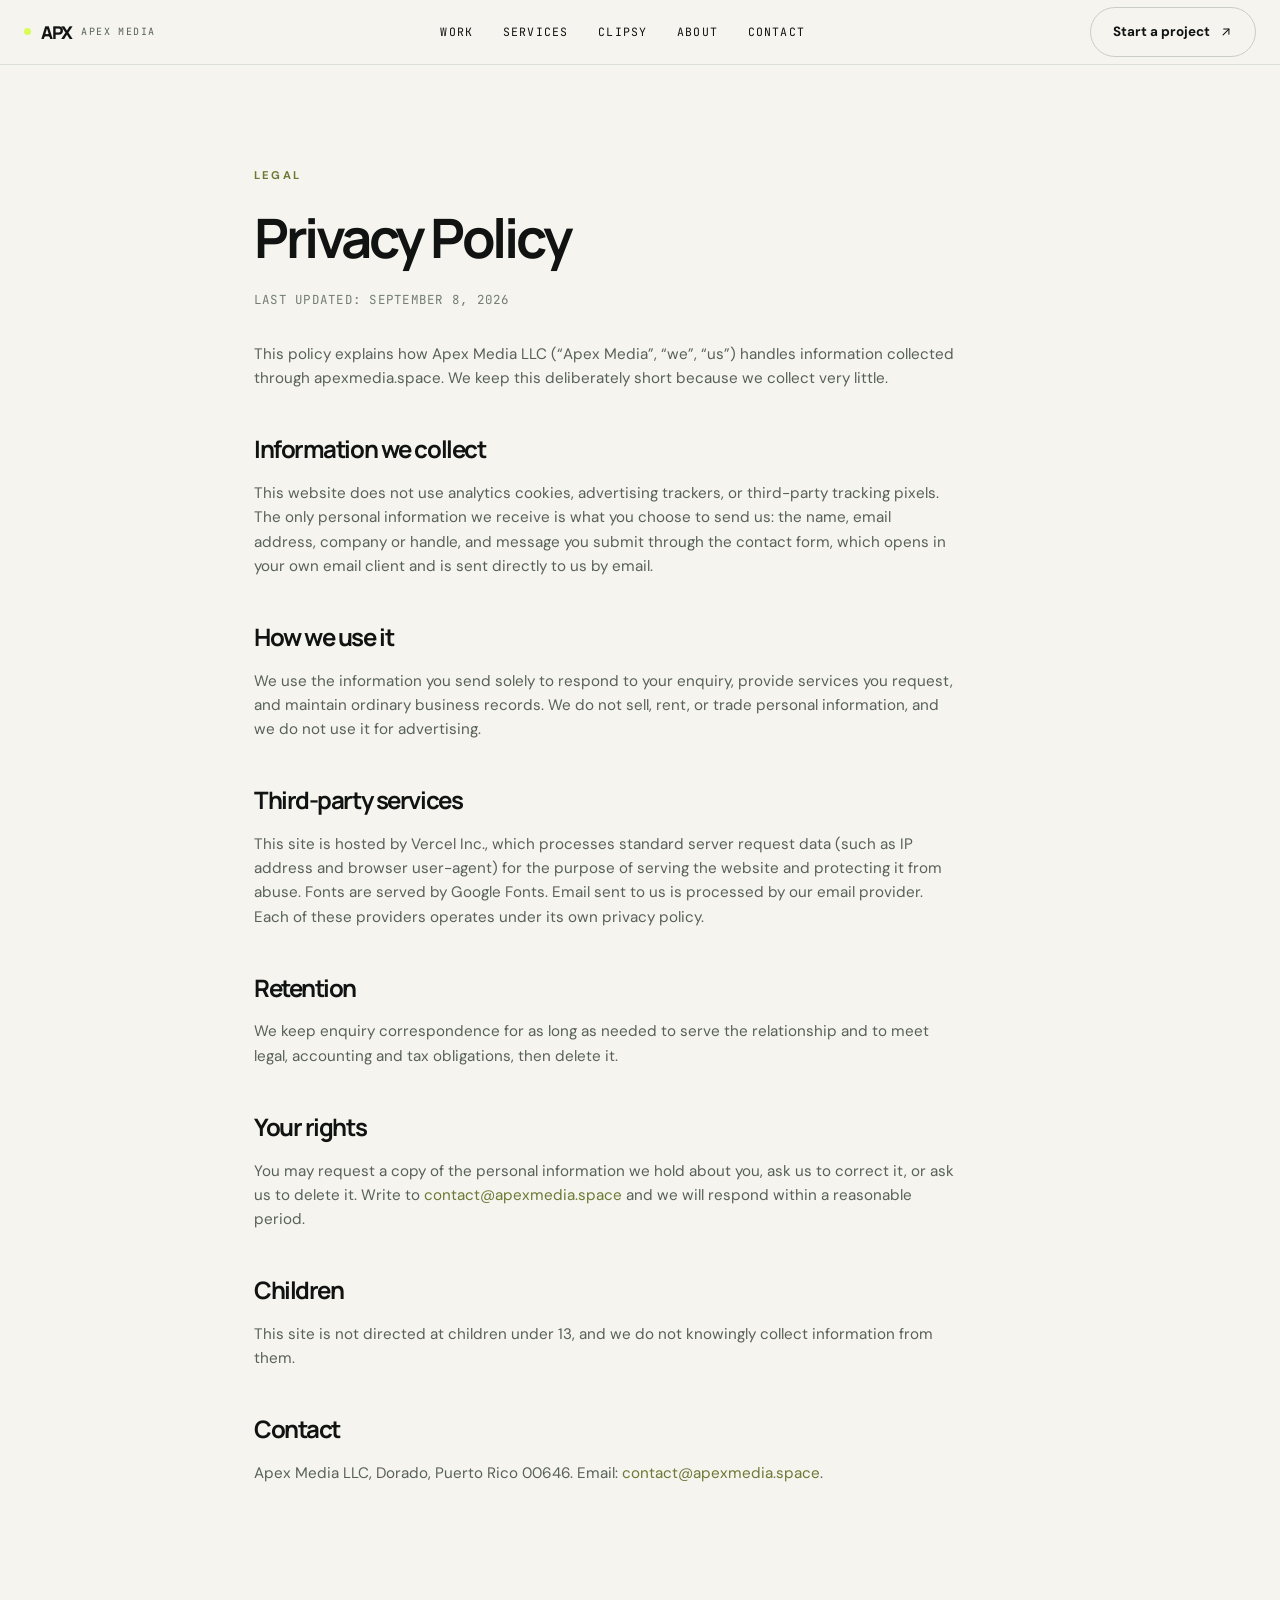
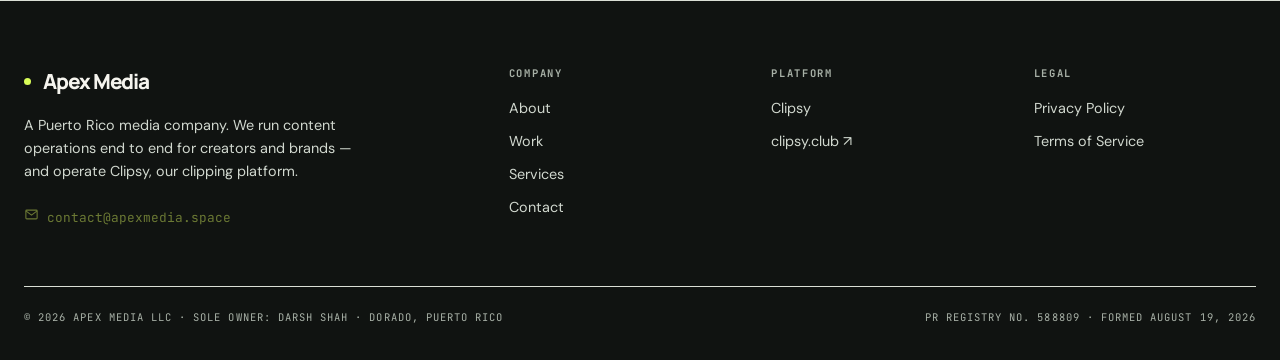
<file: privacy.html>
<!DOCTYPE html>
<html lang="en">
<head>
<meta charset="UTF-8">
<meta name="viewport" content="width=device-width, initial-scale=1">
<title>Privacy Policy &mdash; Apex Media</title>
<meta name="description" content="How Apex Media LLC collects, uses and protects personal information submitted through apexmedia.space.">
<link rel="canonical" href="https://apexmedia.space/privacy">
<meta property="og:type" content="website">
<meta property="og:site_name" content="Apex Media">
<meta property="og:title" content="Privacy Policy &mdash; Apex Media">
<meta property="og:description" content="How Apex Media LLC collects, uses and protects personal information submitted through apexmedia.space.">
<meta property="og:url" content="https://apexmedia.space/privacy">
<meta name="twitter:card" content="summary_large_image">
<link rel="icon" href="data:image/svg+xml,%3Csvg xmlns='http://www.w3.org/2000/svg' viewBox='0 0 32 32'%3E%3Crect width='32' height='32' fill='%230a0a0c'/%3E%3Ccircle cx='16' cy='16' r='5' fill='%23ff4b23'/%3E%3C/svg%3E">
<link rel="preconnect" href="https://fonts.googleapis.com">
<link rel="preconnect" href="https://fonts.gstatic.com" crossorigin>
<link href="https://fonts.googleapis.com/css2?family=Big+Shoulders+Display:wght@700;800;900&family=Archivo:wght@400;500;600&family=JetBrains+Mono:wght@400;500&display=swap" rel="stylesheet">
<link rel="stylesheet" href="styles.css">
</head>
<body>
<header class="nav">
  <div class="wrap nav-inner">
    <a class="brand" href="/">
      <span class="rec"></span>
      <span class="mark display">APX</span>
      <span class="sub">Apex Media</span>
    </a>
    <nav class="nav-links"><a href="/work">Work</a><a href="/services">Services</a><a href="/clipsy">Clipsy</a><a href="/about">About</a><a href="/contact">Contact</a></nav>
    <a class="btn nav-cta" href="/contact">Start a project <svg width="14" height="14" viewBox="0 0 24 24" fill="none" stroke="currentColor" stroke-width="1.75" stroke-linecap="round" stroke-linejoin="round" class="" aria-hidden="true"><path d="M7 17 17 7"/><path d="M8 7h9v9"/></svg></a>
    <button class="nav-toggle" id="navToggle" aria-label="Menu" aria-expanded="false"><svg width="22" height="22" viewBox="0 0 24 24" fill="none" stroke="currentColor" stroke-width="1.75" stroke-linecap="round" stroke-linejoin="round" class="" aria-hidden="true"><path d="M4 7h16"/><path d="M4 12h16"/><path d="M4 17h16"/></svg></button>
  </div>
  <div class="mobile-menu" id="mobileMenu"><a href="/work">Work</a><a href="/services">Services</a><a href="/clipsy">Clipsy</a><a href="/about">About</a><a href="/contact">Contact</a><a href="/contact" style="color:var(--accent)">Start a project &rarr;</a></div>
</header>

<section class="pad">
  <div class="wrap" style="max-width:820px">
    <div class="eyebrow mb24">Legal</div>
    <h1 class="hero" style="font-size:clamp(2rem,4.6vw,3.4rem)">Privacy Policy</h1>
    <p class="mt24" style="font-family:'JetBrains Mono',monospace;font-size:.78rem;color:var(--faint);letter-spacing:.1em;text-transform:uppercase">Last updated: September 8, 2026</p>
    <div class="prose mt32"><p>This policy explains how Apex Media LLC (&ldquo;Apex Media&rdquo;, &ldquo;we&rdquo;, &ldquo;us&rdquo;) handles information collected through apexmedia.space. We keep this deliberately short because we collect very little.</p><h2>Information we collect</h2><p>This website does not use analytics cookies, advertising trackers, or third-party tracking pixels. The only personal information we receive is what you choose to send us: the name, email address, company or handle, and message you submit through the contact form, which opens in your own email client and is sent directly to us by email.</p><h2>How we use it</h2><p>We use the information you send solely to respond to your enquiry, provide services you request, and maintain ordinary business records. We do not sell, rent, or trade personal information, and we do not use it for advertising.</p><h2>Third-party services</h2><p>This site is hosted by Vercel Inc., which processes standard server request data (such as IP address and browser user-agent) for the purpose of serving the website and protecting it from abuse. Fonts are served by Google Fonts. Email sent to us is processed by our email provider. Each of these providers operates under its own privacy policy.</p><h2>Retention</h2><p>We keep enquiry correspondence for as long as needed to serve the relationship and to meet legal, accounting and tax obligations, then delete it.</p><h2>Your rights</h2><p>You may request a copy of the personal information we hold about you, ask us to correct it, or ask us to delete it. Write to <a href="mailto:contact@apexmedia.space" style="color:var(--accent)">contact@apexmedia.space</a> and we will respond within a reasonable period.</p><h2>Children</h2><p>This site is not directed at children under 13, and we do not knowingly collect information from them.</p><h2>Contact</h2><p>Apex Media LLC, Dorado, Puerto Rico 00646. Email: <a href="mailto:contact@apexmedia.space" style="color:var(--accent)">contact@apexmedia.space</a>.</p></div>
  </div>
</section><footer>
  <div class="wrap">
    <div class="foot-grid">
      <div>
        <div class="row gap12 mb16"><span class="rec"></span><span class="display" style="font-size:1.3rem">Apex Media</span></div>
        <p style="font-size:.9rem;max-width:34ch">A Puerto Rico media company. We run content operations end to end for creators and brands — and operate Clipsy, our clipping platform.</p>
        <a class="row gap8 mt24" href="mailto:contact@apexmedia.space" style="color:var(--accent);font-family:'JetBrains Mono',monospace;font-size:.8rem"><svg width="15" height="15" viewBox="0 0 24 24" fill="none" stroke="currentColor" stroke-width="1.75" stroke-linecap="round" stroke-linejoin="round" class="" aria-hidden="true"><rect x="3" y="5" width="18" height="14" rx="1.5"/><path d="M3.5 6.5 12 13l8.5-6.5"/></svg> contact@apexmedia.space</a>
      </div>
      <div>
        <h5>Company</h5>
        <a href="/about">About</a><a href="/work">Work</a><a href="/services">Services</a><a href="/contact">Contact</a>
      </div>
      <div>
        <h5>Platform</h5>
        <a href="/clipsy">Clipsy</a>
        <a href="https://clipsy.club" target="_blank" rel="noopener">clipsy.club &#8599;</a>
      </div>
      <div>
        <h5>Legal</h5>
        <a href="/privacy">Privacy Policy</a><a href="/terms">Terms of Service</a>
      </div>
    </div>
    <div class="foot-bottom">
      <span>&copy; 2026 Apex Media LLC &middot; Sole owner: Darsh Shah &middot; Dorado, Puerto Rico</span>
      <span>PR Registry No. 588809 &middot; Formed August 19, 2026</span>
    </div>
  </div>
</footer>
<script>
(function(){
  var t=document.getElementById('navToggle'),m=document.getElementById('mobileMenu');
  if(t&&m){t.addEventListener('click',function(){var o=m.classList.toggle('open');t.setAttribute('aria-expanded',o);});}
})();
</script>
</body>
</html>
</file>
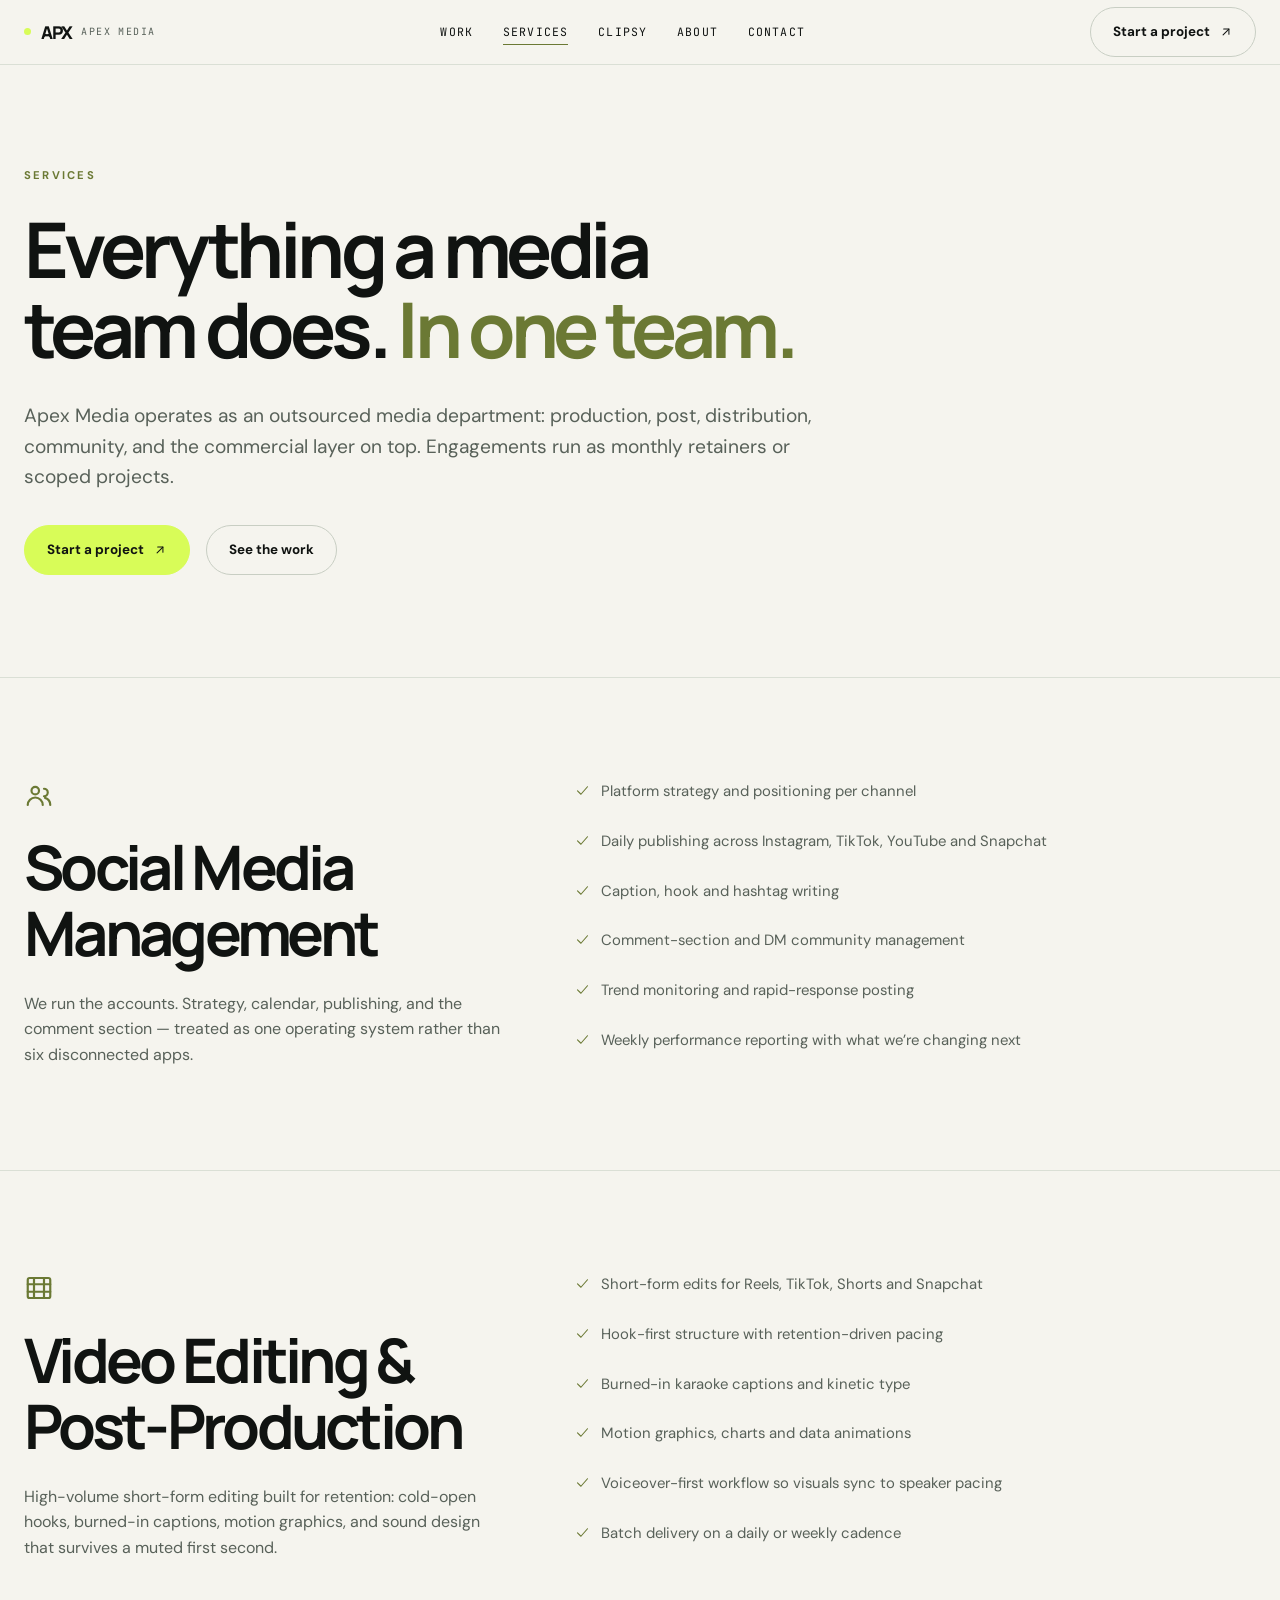
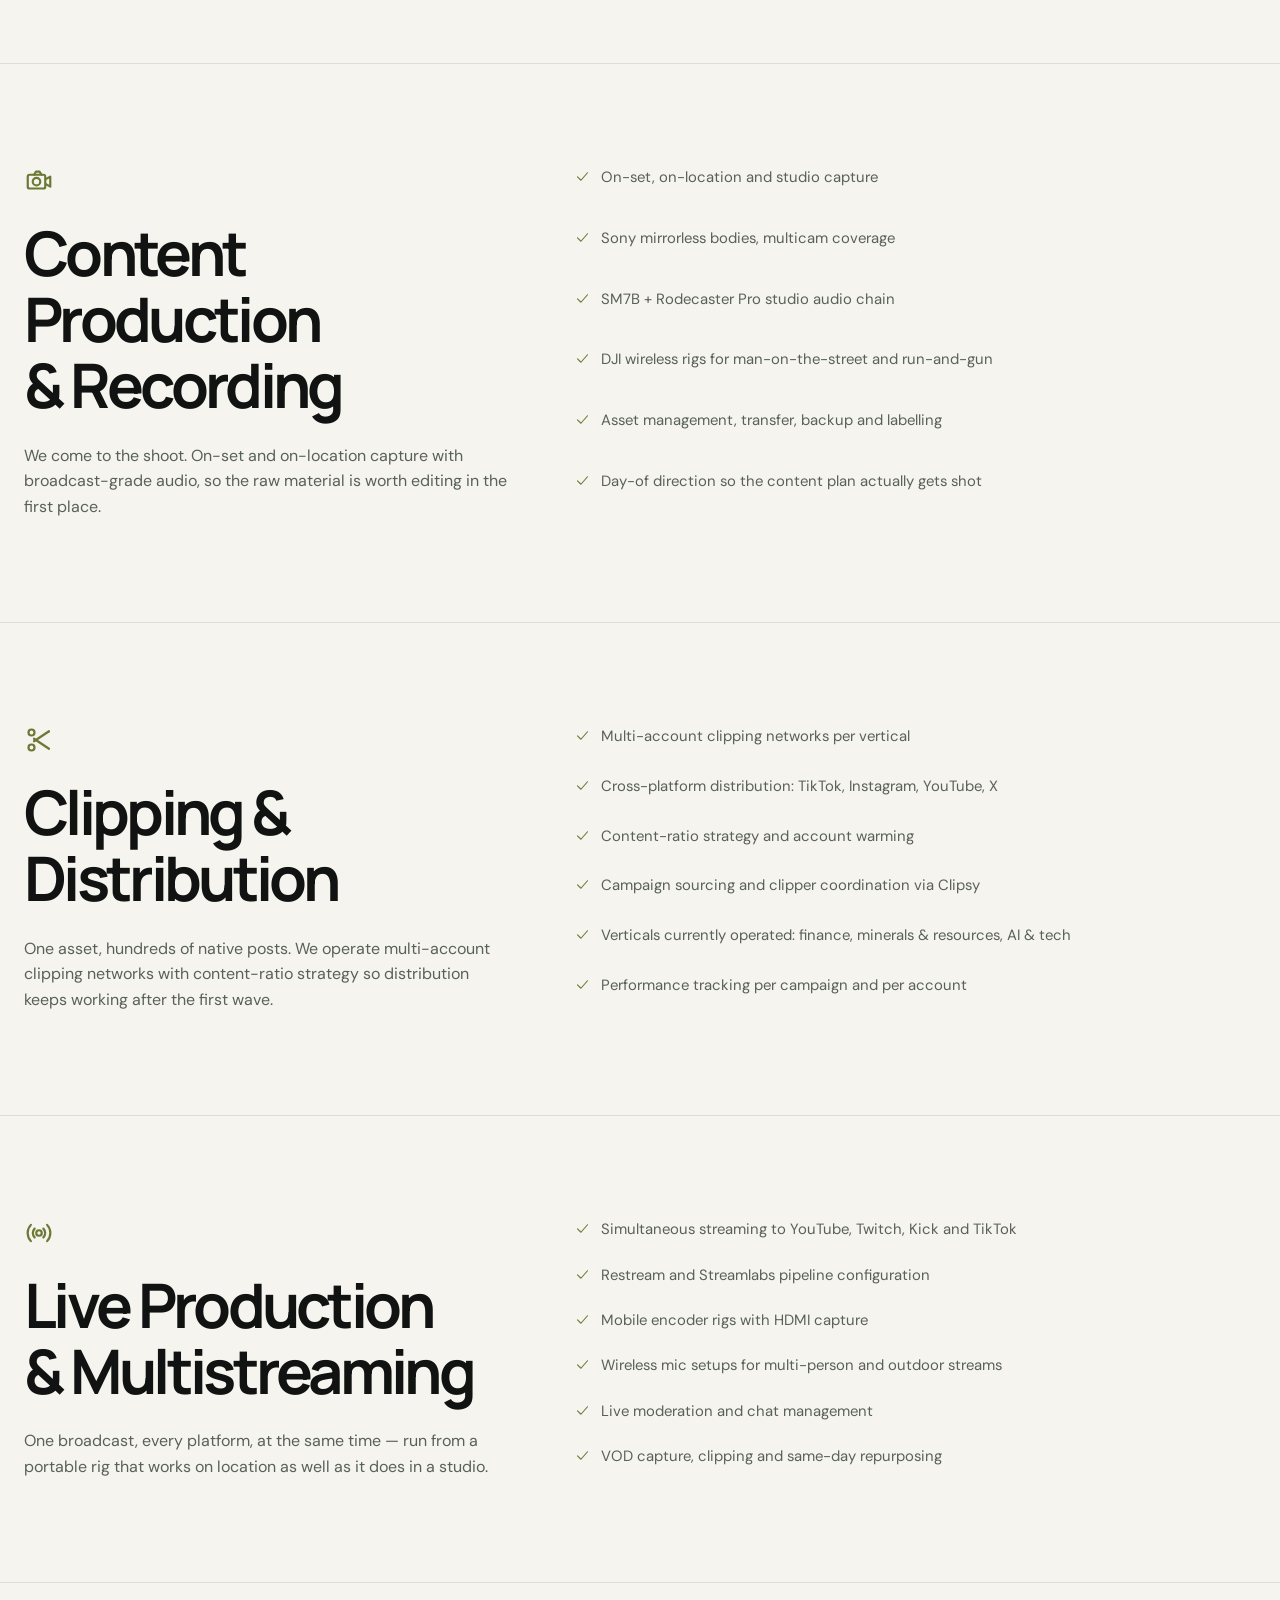
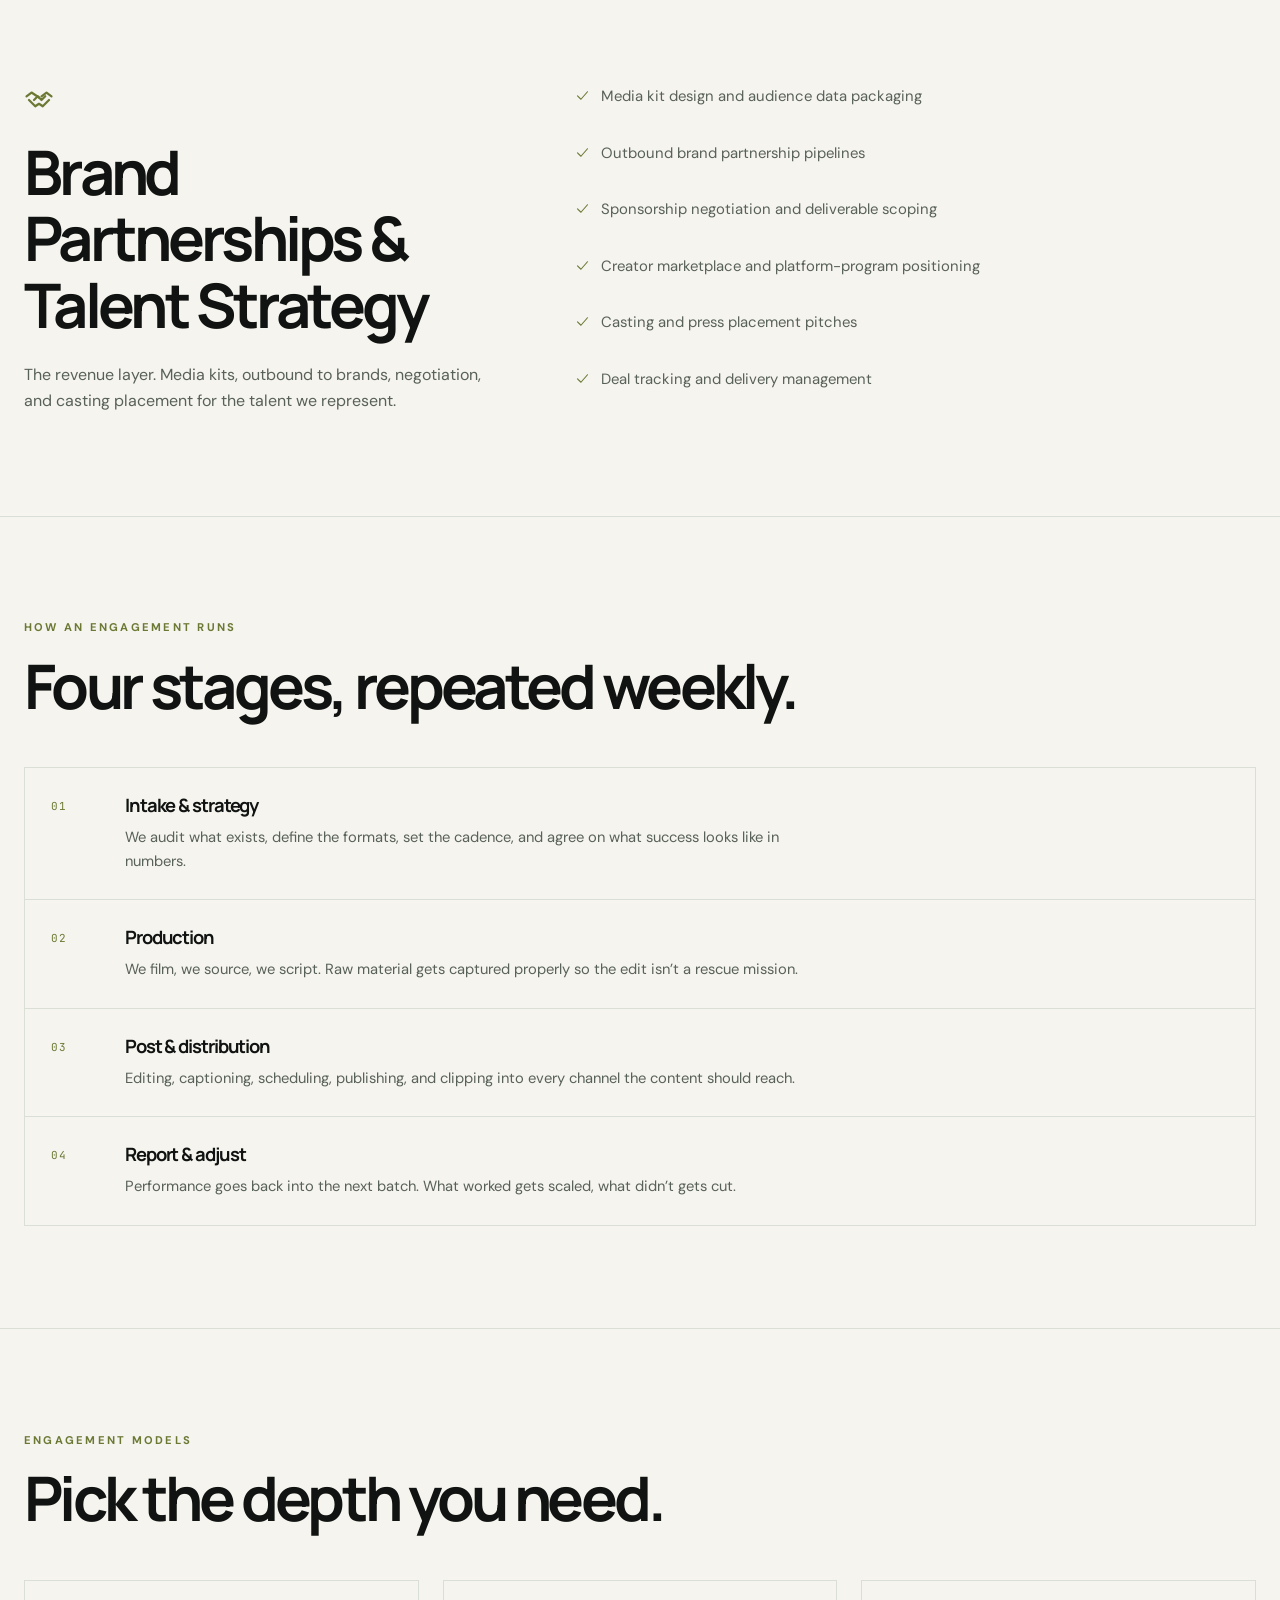
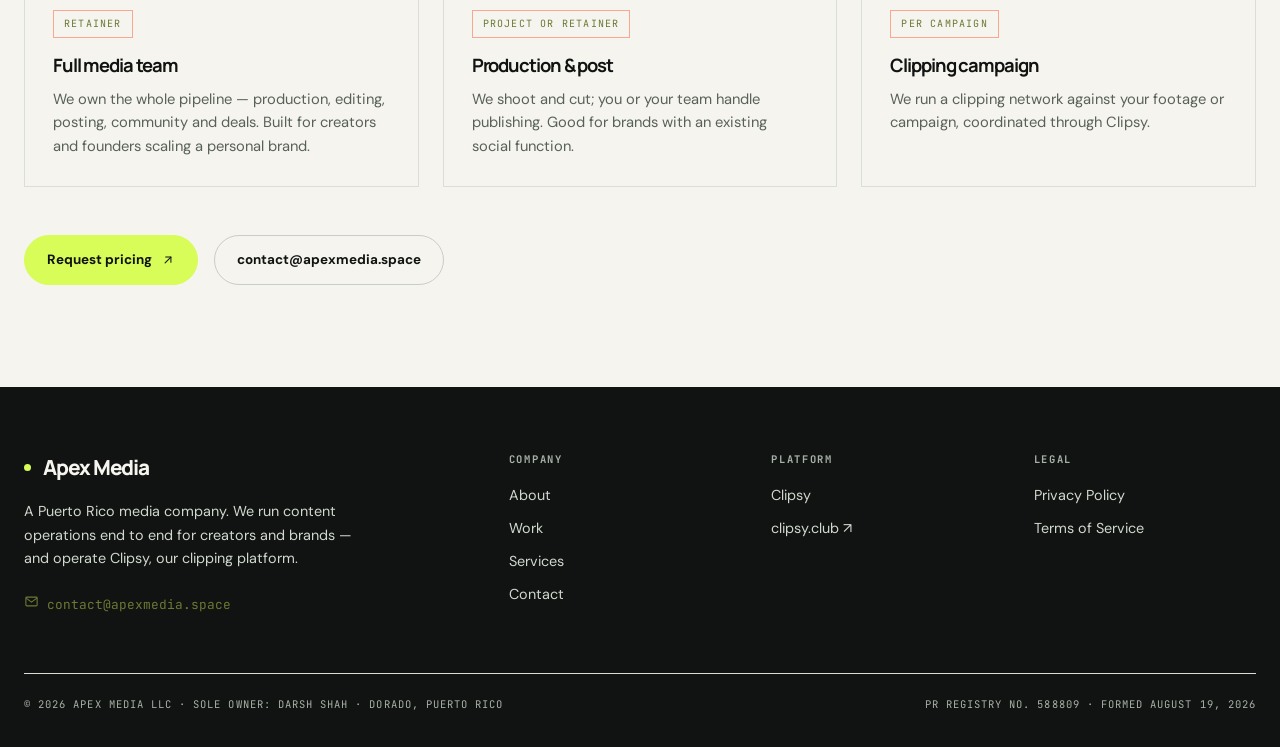
<file: services.html>
<!DOCTYPE html>
<html lang="en">
<head>
<meta charset="UTF-8">
<meta name="viewport" content="width=device-width, initial-scale=1">
<title>Services &mdash; Apex Media</title>
<meta name="description" content="Social media management, video editing, production and recording, clipping and distribution, live multistreaming, and brand partnership strategy from Apex Media LLC.">
<link rel="canonical" href="https://apexmedia.space/services">
<meta property="og:type" content="website">
<meta property="og:site_name" content="Apex Media">
<meta property="og:title" content="Services &mdash; Apex Media">
<meta property="og:description" content="Social media management, video editing, production and recording, clipping and distribution, live multistreaming, and brand partnership strategy from Apex Media LLC.">
<meta property="og:url" content="https://apexmedia.space/services">
<meta name="twitter:card" content="summary_large_image">
<link rel="icon" href="data:image/svg+xml,%3Csvg xmlns='http://www.w3.org/2000/svg' viewBox='0 0 32 32'%3E%3Crect width='32' height='32' fill='%230a0a0c'/%3E%3Ccircle cx='16' cy='16' r='5' fill='%23ff4b23'/%3E%3C/svg%3E">
<link rel="preconnect" href="https://fonts.googleapis.com">
<link rel="preconnect" href="https://fonts.gstatic.com" crossorigin>
<link href="https://fonts.googleapis.com/css2?family=Big+Shoulders+Display:wght@700;800;900&family=Archivo:wght@400;500;600&family=JetBrains+Mono:wght@400;500&display=swap" rel="stylesheet">
<link rel="stylesheet" href="styles.css">
</head>
<body>
<header class="nav">
  <div class="wrap nav-inner">
    <a class="brand" href="/">
      <span class="rec"></span>
      <span class="mark display">APX</span>
      <span class="sub">Apex Media</span>
    </a>
    <nav class="nav-links"><a href="/work">Work</a><a href="/services" class="active">Services</a><a href="/clipsy">Clipsy</a><a href="/about">About</a><a href="/contact">Contact</a></nav>
    <a class="btn nav-cta" href="/contact">Start a project <svg width="14" height="14" viewBox="0 0 24 24" fill="none" stroke="currentColor" stroke-width="1.75" stroke-linecap="round" stroke-linejoin="round" class="" aria-hidden="true"><path d="M7 17 17 7"/><path d="M8 7h9v9"/></svg></a>
    <button class="nav-toggle" id="navToggle" aria-label="Menu" aria-expanded="false"><svg width="22" height="22" viewBox="0 0 24 24" fill="none" stroke="currentColor" stroke-width="1.75" stroke-linecap="round" stroke-linejoin="round" class="" aria-hidden="true"><path d="M4 7h16"/><path d="M4 12h16"/><path d="M4 17h16"/></svg></button>
  </div>
  <div class="mobile-menu" id="mobileMenu"><a href="/work">Work</a><a href="/services">Services</a><a href="/clipsy">Clipsy</a><a href="/about">About</a><a href="/contact">Contact</a><a href="/contact" style="color:var(--accent)">Start a project &rarr;</a></div>
</header>

<section class="pad">
  <div class="wrap">
    <div class="eyebrow mb24">Services</div>
    <h1 class="hero" style="font-size:clamp(2.4rem,6vw,5rem)">Everything a media<br>team does. <span class="accent">In one team.</span></h1>
    <p class="lead mt32">Apex Media operates as an outsourced media department: production, post, distribution, community, and the commercial layer on top. Engagements run as monthly retainers or scoped projects.</p>
    <div class="row wrapf gap16 mt32">
      <a class="btn btn-primary" href="/contact">Start a project <svg width="14" height="14" viewBox="0 0 24 24" fill="none" stroke="currentColor" stroke-width="1.75" stroke-linecap="round" stroke-linejoin="round" class="" aria-hidden="true"><path d="M7 17 17 7"/><path d="M8 7h9v9"/></svg></a>
      <a class="btn" href="/work">See the work</a>
    </div>
  </div>
</section>

<section class="pad" id="social">
  <div class="wrap split">
    <div>
      <div class="ico accent mb16"><svg width="30" height="30" viewBox="0 0 24 24" fill="none" stroke="currentColor" stroke-width="1.75" stroke-linecap="round" stroke-linejoin="round" class="" aria-hidden="true"><circle cx="9" cy="8.5" r="3"/><path d="M3 20c0-3.3 2.7-6 6-6s6 2.7 6 6"/><path d="M16 7a3 3 0 0 1 0 6"/><path d="M21 20c0-2.7-1.7-5-4.2-5.7"/></svg></div>
      <h2 class="sec mb24">Social Media Management</h2>
      <p>We run the accounts. Strategy, calendar, publishing, and the comment section &mdash; treated as one operating system rather than six disconnected apps.</p>
    </div>
    <ul class="checks"><li><svg width="15" height="15" viewBox="0 0 24 24" fill="none" stroke="currentColor" stroke-width="1.75" stroke-linecap="round" stroke-linejoin="round" class="" aria-hidden="true"><path d="M4 12.5l5.5 5.5L20 6"/></svg><span>Platform strategy and positioning per channel</span></li><li><svg width="15" height="15" viewBox="0 0 24 24" fill="none" stroke="currentColor" stroke-width="1.75" stroke-linecap="round" stroke-linejoin="round" class="" aria-hidden="true"><path d="M4 12.5l5.5 5.5L20 6"/></svg><span>Daily publishing across Instagram, TikTok, YouTube and Snapchat</span></li><li><svg width="15" height="15" viewBox="0 0 24 24" fill="none" stroke="currentColor" stroke-width="1.75" stroke-linecap="round" stroke-linejoin="round" class="" aria-hidden="true"><path d="M4 12.5l5.5 5.5L20 6"/></svg><span>Caption, hook and hashtag writing</span></li><li><svg width="15" height="15" viewBox="0 0 24 24" fill="none" stroke="currentColor" stroke-width="1.75" stroke-linecap="round" stroke-linejoin="round" class="" aria-hidden="true"><path d="M4 12.5l5.5 5.5L20 6"/></svg><span>Comment-section and DM community management</span></li><li><svg width="15" height="15" viewBox="0 0 24 24" fill="none" stroke="currentColor" stroke-width="1.75" stroke-linecap="round" stroke-linejoin="round" class="" aria-hidden="true"><path d="M4 12.5l5.5 5.5L20 6"/></svg><span>Trend monitoring and rapid-response posting</span></li><li><svg width="15" height="15" viewBox="0 0 24 24" fill="none" stroke="currentColor" stroke-width="1.75" stroke-linecap="round" stroke-linejoin="round" class="" aria-hidden="true"><path d="M4 12.5l5.5 5.5L20 6"/></svg><span>Weekly performance reporting with what we&rsquo;re changing next</span></li></ul>
  </div>
</section>
<section class="pad" id="editing">
  <div class="wrap split">
    <div>
      <div class="ico accent mb16"><svg width="30" height="30" viewBox="0 0 24 24" fill="none" stroke="currentColor" stroke-width="1.75" stroke-linecap="round" stroke-linejoin="round" class="" aria-hidden="true"><rect x="3" y="4" width="18" height="16" rx="1.5"/><path d="M3 9h18M3 15h18M8 4v16M16 4v16"/></svg></div>
      <h2 class="sec mb24">Video Editing &amp; Post-Production</h2>
      <p>High-volume short-form editing built for retention: cold-open hooks, burned-in captions, motion graphics, and sound design that survives a muted first second.</p>
    </div>
    <ul class="checks"><li><svg width="15" height="15" viewBox="0 0 24 24" fill="none" stroke="currentColor" stroke-width="1.75" stroke-linecap="round" stroke-linejoin="round" class="" aria-hidden="true"><path d="M4 12.5l5.5 5.5L20 6"/></svg><span>Short-form edits for Reels, TikTok, Shorts and Snapchat</span></li><li><svg width="15" height="15" viewBox="0 0 24 24" fill="none" stroke="currentColor" stroke-width="1.75" stroke-linecap="round" stroke-linejoin="round" class="" aria-hidden="true"><path d="M4 12.5l5.5 5.5L20 6"/></svg><span>Hook-first structure with retention-driven pacing</span></li><li><svg width="15" height="15" viewBox="0 0 24 24" fill="none" stroke="currentColor" stroke-width="1.75" stroke-linecap="round" stroke-linejoin="round" class="" aria-hidden="true"><path d="M4 12.5l5.5 5.5L20 6"/></svg><span>Burned-in karaoke captions and kinetic type</span></li><li><svg width="15" height="15" viewBox="0 0 24 24" fill="none" stroke="currentColor" stroke-width="1.75" stroke-linecap="round" stroke-linejoin="round" class="" aria-hidden="true"><path d="M4 12.5l5.5 5.5L20 6"/></svg><span>Motion graphics, charts and data animations</span></li><li><svg width="15" height="15" viewBox="0 0 24 24" fill="none" stroke="currentColor" stroke-width="1.75" stroke-linecap="round" stroke-linejoin="round" class="" aria-hidden="true"><path d="M4 12.5l5.5 5.5L20 6"/></svg><span>Voiceover-first workflow so visuals sync to speaker pacing</span></li><li><svg width="15" height="15" viewBox="0 0 24 24" fill="none" stroke="currentColor" stroke-width="1.75" stroke-linecap="round" stroke-linejoin="round" class="" aria-hidden="true"><path d="M4 12.5l5.5 5.5L20 6"/></svg><span>Batch delivery on a daily or weekly cadence</span></li></ul>
  </div>
</section>
<section class="pad" id="production">
  <div class="wrap split">
    <div>
      <div class="ico accent mb16"><svg width="30" height="30" viewBox="0 0 24 24" fill="none" stroke="currentColor" stroke-width="1.75" stroke-linecap="round" stroke-linejoin="round" class="" aria-hidden="true"><rect x="3" y="7" width="14" height="11" rx="1.5"/><path d="M8 7l1.6-2.5h2.8L14 7"/><circle cx="10" cy="12.5" r="3"/><path d="M17.5 10.5 21 8.5v8l-3.5-2"/></svg></div>
      <h2 class="sec mb24">Content Production &amp; Recording</h2>
      <p>We come to the shoot. On-set and on-location capture with broadcast-grade audio, so the raw material is worth editing in the first place.</p>
    </div>
    <ul class="checks"><li><svg width="15" height="15" viewBox="0 0 24 24" fill="none" stroke="currentColor" stroke-width="1.75" stroke-linecap="round" stroke-linejoin="round" class="" aria-hidden="true"><path d="M4 12.5l5.5 5.5L20 6"/></svg><span>On-set, on-location and studio capture</span></li><li><svg width="15" height="15" viewBox="0 0 24 24" fill="none" stroke="currentColor" stroke-width="1.75" stroke-linecap="round" stroke-linejoin="round" class="" aria-hidden="true"><path d="M4 12.5l5.5 5.5L20 6"/></svg><span>Sony mirrorless bodies, multicam coverage</span></li><li><svg width="15" height="15" viewBox="0 0 24 24" fill="none" stroke="currentColor" stroke-width="1.75" stroke-linecap="round" stroke-linejoin="round" class="" aria-hidden="true"><path d="M4 12.5l5.5 5.5L20 6"/></svg><span>SM7B + Rodecaster Pro studio audio chain</span></li><li><svg width="15" height="15" viewBox="0 0 24 24" fill="none" stroke="currentColor" stroke-width="1.75" stroke-linecap="round" stroke-linejoin="round" class="" aria-hidden="true"><path d="M4 12.5l5.5 5.5L20 6"/></svg><span>DJI wireless rigs for man-on-the-street and run-and-gun</span></li><li><svg width="15" height="15" viewBox="0 0 24 24" fill="none" stroke="currentColor" stroke-width="1.75" stroke-linecap="round" stroke-linejoin="round" class="" aria-hidden="true"><path d="M4 12.5l5.5 5.5L20 6"/></svg><span>Asset management, transfer, backup and labelling</span></li><li><svg width="15" height="15" viewBox="0 0 24 24" fill="none" stroke="currentColor" stroke-width="1.75" stroke-linecap="round" stroke-linejoin="round" class="" aria-hidden="true"><path d="M4 12.5l5.5 5.5L20 6"/></svg><span>Day-of direction so the content plan actually gets shot</span></li></ul>
  </div>
</section>
<section class="pad" id="clipping">
  <div class="wrap split">
    <div>
      <div class="ico accent mb16"><svg width="30" height="30" viewBox="0 0 24 24" fill="none" stroke="currentColor" stroke-width="1.75" stroke-linecap="round" stroke-linejoin="round" class="" aria-hidden="true"><circle cx="6" cy="6" r="2.4"/><circle cx="6" cy="18" r="2.4"/><path d="M20 5 8 13"/><path d="M8 11 20 19"/></svg></div>
      <h2 class="sec mb24">Clipping &amp; Distribution</h2>
      <p>One asset, hundreds of native posts. We operate multi-account clipping networks with content-ratio strategy so distribution keeps working after the first wave.</p>
    </div>
    <ul class="checks"><li><svg width="15" height="15" viewBox="0 0 24 24" fill="none" stroke="currentColor" stroke-width="1.75" stroke-linecap="round" stroke-linejoin="round" class="" aria-hidden="true"><path d="M4 12.5l5.5 5.5L20 6"/></svg><span>Multi-account clipping networks per vertical</span></li><li><svg width="15" height="15" viewBox="0 0 24 24" fill="none" stroke="currentColor" stroke-width="1.75" stroke-linecap="round" stroke-linejoin="round" class="" aria-hidden="true"><path d="M4 12.5l5.5 5.5L20 6"/></svg><span>Cross-platform distribution: TikTok, Instagram, YouTube, X</span></li><li><svg width="15" height="15" viewBox="0 0 24 24" fill="none" stroke="currentColor" stroke-width="1.75" stroke-linecap="round" stroke-linejoin="round" class="" aria-hidden="true"><path d="M4 12.5l5.5 5.5L20 6"/></svg><span>Content-ratio strategy and account warming</span></li><li><svg width="15" height="15" viewBox="0 0 24 24" fill="none" stroke="currentColor" stroke-width="1.75" stroke-linecap="round" stroke-linejoin="round" class="" aria-hidden="true"><path d="M4 12.5l5.5 5.5L20 6"/></svg><span>Campaign sourcing and clipper coordination via Clipsy</span></li><li><svg width="15" height="15" viewBox="0 0 24 24" fill="none" stroke="currentColor" stroke-width="1.75" stroke-linecap="round" stroke-linejoin="round" class="" aria-hidden="true"><path d="M4 12.5l5.5 5.5L20 6"/></svg><span>Verticals currently operated: finance, minerals &amp; resources, AI &amp; tech</span></li><li><svg width="15" height="15" viewBox="0 0 24 24" fill="none" stroke="currentColor" stroke-width="1.75" stroke-linecap="round" stroke-linejoin="round" class="" aria-hidden="true"><path d="M4 12.5l5.5 5.5L20 6"/></svg><span>Performance tracking per campaign and per account</span></li></ul>
  </div>
</section>
<section class="pad" id="live">
  <div class="wrap split">
    <div>
      <div class="ico accent mb16"><svg width="30" height="30" viewBox="0 0 24 24" fill="none" stroke="currentColor" stroke-width="1.75" stroke-linecap="round" stroke-linejoin="round" class="" aria-hidden="true"><circle cx="12" cy="12" r="2.2"/><path d="M8.5 8.5a5 5 0 0 0 0 7"/><path d="M15.5 8.5a5 5 0 0 1 0 7"/><path d="M5.5 5.5a9.5 9.5 0 0 0 0 13"/><path d="M18.5 5.5a9.5 9.5 0 0 1 0 13"/></svg></div>
      <h2 class="sec mb24">Live Production &amp; Multistreaming</h2>
      <p>One broadcast, every platform, at the same time &mdash; run from a portable rig that works on location as well as it does in a studio.</p>
    </div>
    <ul class="checks"><li><svg width="15" height="15" viewBox="0 0 24 24" fill="none" stroke="currentColor" stroke-width="1.75" stroke-linecap="round" stroke-linejoin="round" class="" aria-hidden="true"><path d="M4 12.5l5.5 5.5L20 6"/></svg><span>Simultaneous streaming to YouTube, Twitch, Kick and TikTok</span></li><li><svg width="15" height="15" viewBox="0 0 24 24" fill="none" stroke="currentColor" stroke-width="1.75" stroke-linecap="round" stroke-linejoin="round" class="" aria-hidden="true"><path d="M4 12.5l5.5 5.5L20 6"/></svg><span>Restream and Streamlabs pipeline configuration</span></li><li><svg width="15" height="15" viewBox="0 0 24 24" fill="none" stroke="currentColor" stroke-width="1.75" stroke-linecap="round" stroke-linejoin="round" class="" aria-hidden="true"><path d="M4 12.5l5.5 5.5L20 6"/></svg><span>Mobile encoder rigs with HDMI capture</span></li><li><svg width="15" height="15" viewBox="0 0 24 24" fill="none" stroke="currentColor" stroke-width="1.75" stroke-linecap="round" stroke-linejoin="round" class="" aria-hidden="true"><path d="M4 12.5l5.5 5.5L20 6"/></svg><span>Wireless mic setups for multi-person and outdoor streams</span></li><li><svg width="15" height="15" viewBox="0 0 24 24" fill="none" stroke="currentColor" stroke-width="1.75" stroke-linecap="round" stroke-linejoin="round" class="" aria-hidden="true"><path d="M4 12.5l5.5 5.5L20 6"/></svg><span>Live moderation and chat management</span></li><li><svg width="15" height="15" viewBox="0 0 24 24" fill="none" stroke="currentColor" stroke-width="1.75" stroke-linecap="round" stroke-linejoin="round" class="" aria-hidden="true"><path d="M4 12.5l5.5 5.5L20 6"/></svg><span>VOD capture, clipping and same-day repurposing</span></li></ul>
  </div>
</section>
<section class="pad" id="deals">
  <div class="wrap split">
    <div>
      <div class="ico accent mb16"><svg width="30" height="30" viewBox="0 0 24 24" fill="none" stroke="currentColor" stroke-width="1.75" stroke-linecap="round" stroke-linejoin="round" class="" aria-hidden="true"><path d="M8 12l3-3 3 3 3-3"/><path d="M2 9l4-3 6 4"/><path d="M22 9l-4-3-4 3"/><path d="M4 12l5 5 3-2 3 2 5-5"/></svg></div>
      <h2 class="sec mb24">Brand Partnerships &amp; Talent Strategy</h2>
      <p>The revenue layer. Media kits, outbound to brands, negotiation, and casting placement for the talent we represent.</p>
    </div>
    <ul class="checks"><li><svg width="15" height="15" viewBox="0 0 24 24" fill="none" stroke="currentColor" stroke-width="1.75" stroke-linecap="round" stroke-linejoin="round" class="" aria-hidden="true"><path d="M4 12.5l5.5 5.5L20 6"/></svg><span>Media kit design and audience data packaging</span></li><li><svg width="15" height="15" viewBox="0 0 24 24" fill="none" stroke="currentColor" stroke-width="1.75" stroke-linecap="round" stroke-linejoin="round" class="" aria-hidden="true"><path d="M4 12.5l5.5 5.5L20 6"/></svg><span>Outbound brand partnership pipelines</span></li><li><svg width="15" height="15" viewBox="0 0 24 24" fill="none" stroke="currentColor" stroke-width="1.75" stroke-linecap="round" stroke-linejoin="round" class="" aria-hidden="true"><path d="M4 12.5l5.5 5.5L20 6"/></svg><span>Sponsorship negotiation and deliverable scoping</span></li><li><svg width="15" height="15" viewBox="0 0 24 24" fill="none" stroke="currentColor" stroke-width="1.75" stroke-linecap="round" stroke-linejoin="round" class="" aria-hidden="true"><path d="M4 12.5l5.5 5.5L20 6"/></svg><span>Creator marketplace and platform-program positioning</span></li><li><svg width="15" height="15" viewBox="0 0 24 24" fill="none" stroke="currentColor" stroke-width="1.75" stroke-linecap="round" stroke-linejoin="round" class="" aria-hidden="true"><path d="M4 12.5l5.5 5.5L20 6"/></svg><span>Casting and press placement pitches</span></li><li><svg width="15" height="15" viewBox="0 0 24 24" fill="none" stroke="currentColor" stroke-width="1.75" stroke-linecap="round" stroke-linejoin="round" class="" aria-hidden="true"><path d="M4 12.5l5.5 5.5L20 6"/></svg><span>Deal tracking and delivery management</span></li></ul>
  </div>
</section>
<section class="pad">
  <div class="wrap">
    <div class="eyebrow mb16">How an engagement runs</div>
    <h2 class="sec mb48">Four stages, repeated weekly.</h2>
    <div class="steps"><div class="step"><div class="n">01</div><div><h4 class="mb8">Intake &amp; strategy</h4><p style="font-size:.92rem">We audit what exists, define the formats, set the cadence, and agree on what success looks like in numbers.</p></div></div><div class="step"><div class="n">02</div><div><h4 class="mb8">Production</h4><p style="font-size:.92rem">We film, we source, we script. Raw material gets captured properly so the edit isn&rsquo;t a rescue mission.</p></div></div><div class="step"><div class="n">03</div><div><h4 class="mb8">Post &amp; distribution</h4><p style="font-size:.92rem">Editing, captioning, scheduling, publishing, and clipping into every channel the content should reach.</p></div></div><div class="step"><div class="n">04</div><div><h4 class="mb8">Report &amp; adjust</h4><p style="font-size:.92rem">Performance goes back into the next batch. What worked gets scaled, what didn&rsquo;t gets cut.</p></div></div></div>
  </div>
</section>
<section class="pad" style="border-bottom:none">
  <div class="wrap">
    <div class="eyebrow mb16">Engagement models</div>
    <h2 class="sec mb48">Pick the depth you need.</h2>
    <div class="grid g3"><div class="card"><span class="tag on mb16" style="display:inline-block">Retainer</span><h4 class="mb8">Full media team</h4><p style="font-size:.92rem">We own the whole pipeline &mdash; production, editing, posting, community and deals. Built for creators and founders scaling a personal brand.</p></div><div class="card"><span class="tag on mb16" style="display:inline-block">Project or retainer</span><h4 class="mb8">Production &amp; post</h4><p style="font-size:.92rem">We shoot and cut; you or your team handle publishing. Good for brands with an existing social function.</p></div><div class="card"><span class="tag on mb16" style="display:inline-block">Per campaign</span><h4 class="mb8">Clipping campaign</h4><p style="font-size:.92rem">We run a clipping network against your footage or campaign, coordinated through Clipsy.</p></div></div>
    <div class="row wrapf gap16 mt48">
      <a class="btn btn-primary" href="/contact">Request pricing <svg width="14" height="14" viewBox="0 0 24 24" fill="none" stroke="currentColor" stroke-width="1.75" stroke-linecap="round" stroke-linejoin="round" class="" aria-hidden="true"><path d="M7 17 17 7"/><path d="M8 7h9v9"/></svg></a>
      <a class="btn" href="mailto:contact@apexmedia.space">contact@apexmedia.space</a>
    </div>
  </div>
</section>
<footer>
  <div class="wrap">
    <div class="foot-grid">
      <div>
        <div class="row gap12 mb16"><span class="rec"></span><span class="display" style="font-size:1.3rem">Apex Media</span></div>
        <p style="font-size:.9rem;max-width:34ch">A Puerto Rico media company. We run content operations end to end for creators and brands — and operate Clipsy, our clipping platform.</p>
        <a class="row gap8 mt24" href="mailto:contact@apexmedia.space" style="color:var(--accent);font-family:'JetBrains Mono',monospace;font-size:.8rem"><svg width="15" height="15" viewBox="0 0 24 24" fill="none" stroke="currentColor" stroke-width="1.75" stroke-linecap="round" stroke-linejoin="round" class="" aria-hidden="true"><rect x="3" y="5" width="18" height="14" rx="1.5"/><path d="M3.5 6.5 12 13l8.5-6.5"/></svg> contact@apexmedia.space</a>
      </div>
      <div>
        <h5>Company</h5>
        <a href="/about">About</a><a href="/work">Work</a><a href="/services">Services</a><a href="/contact">Contact</a>
      </div>
      <div>
        <h5>Platform</h5>
        <a href="/clipsy">Clipsy</a>
        <a href="https://clipsy.club" target="_blank" rel="noopener">clipsy.club &#8599;</a>
      </div>
      <div>
        <h5>Legal</h5>
        <a href="/privacy">Privacy Policy</a><a href="/terms">Terms of Service</a>
      </div>
    </div>
    <div class="foot-bottom">
      <span>&copy; 2026 Apex Media LLC &middot; Sole owner: Darsh Shah &middot; Dorado, Puerto Rico</span>
      <span>PR Registry No. 588809 &middot; Formed August 19, 2026</span>
    </div>
  </div>
</footer>
<script>
(function(){
  var t=document.getElementById('navToggle'),m=document.getElementById('mobileMenu');
  if(t&&m){t.addEventListener('click',function(){var o=m.classList.toggle('open');t.setAttribute('aria-expanded',o);});}
})();
</script>
</body>
</html>
</file>
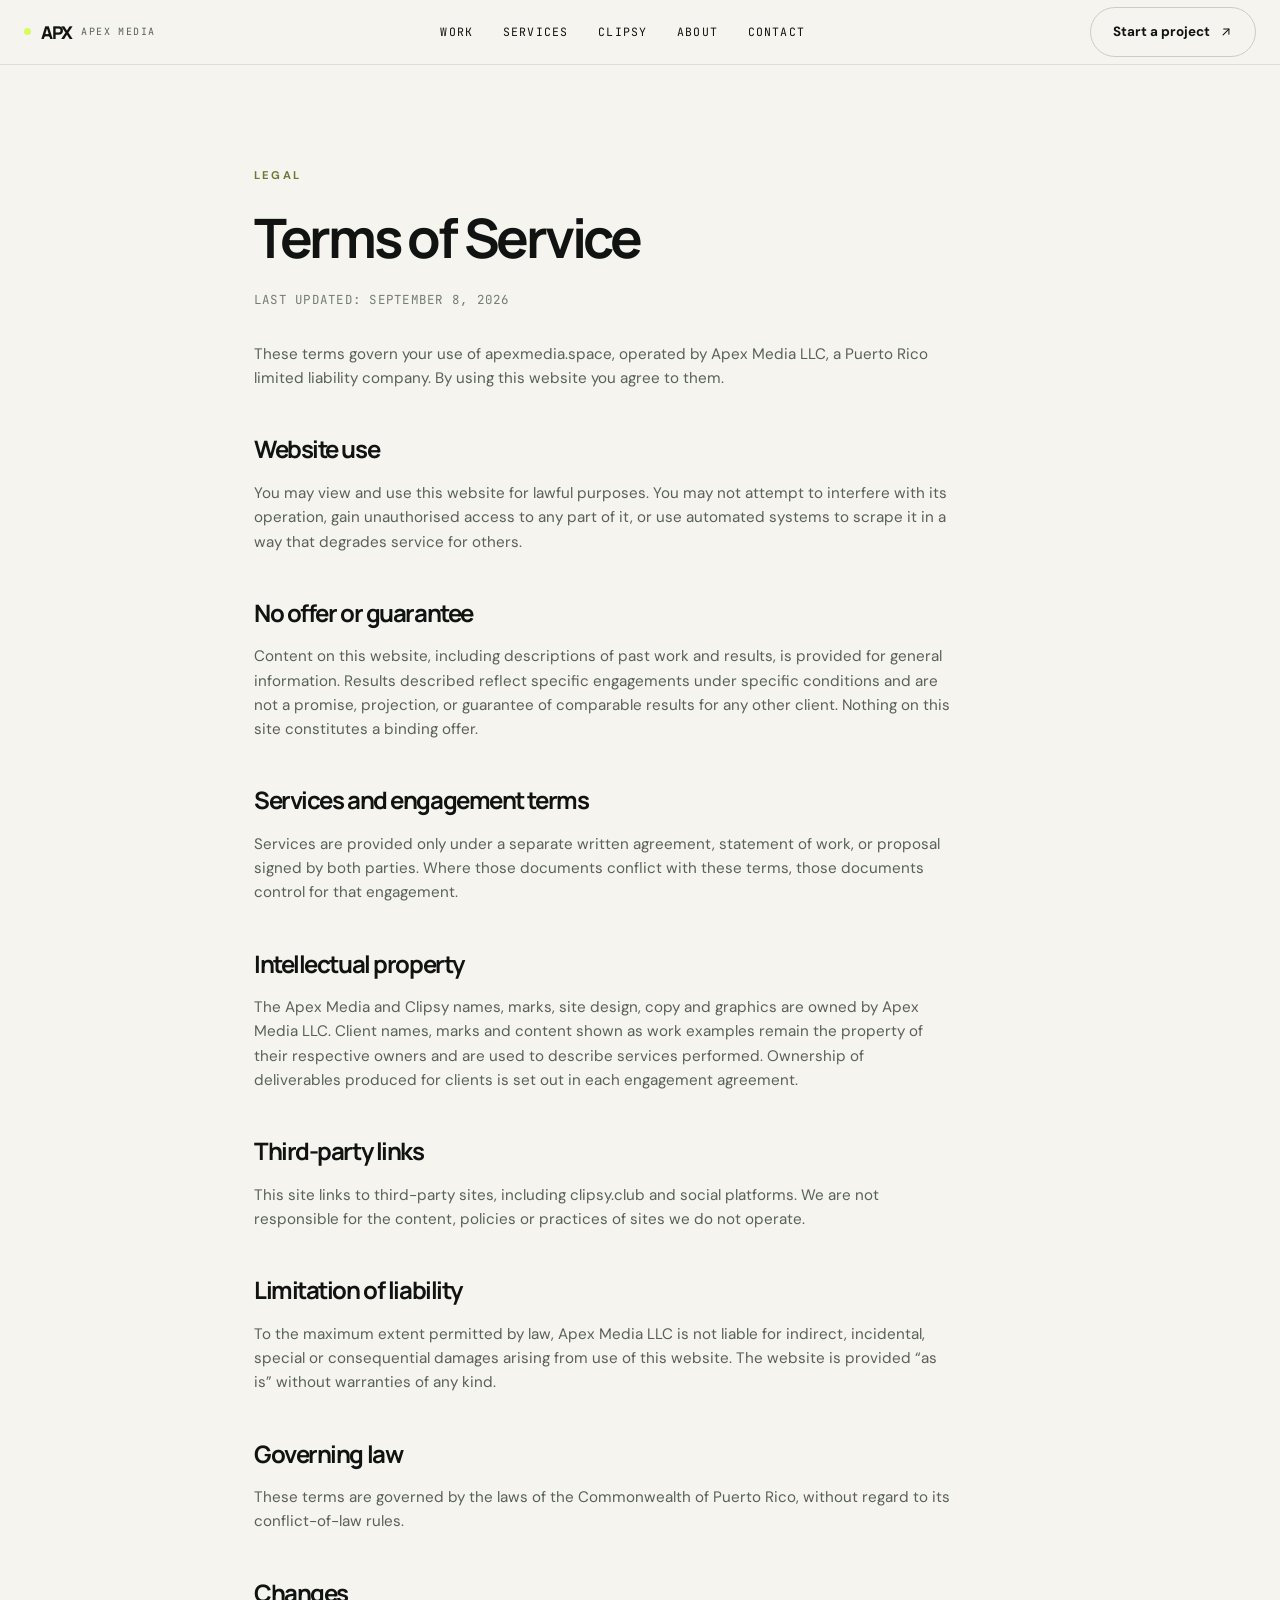
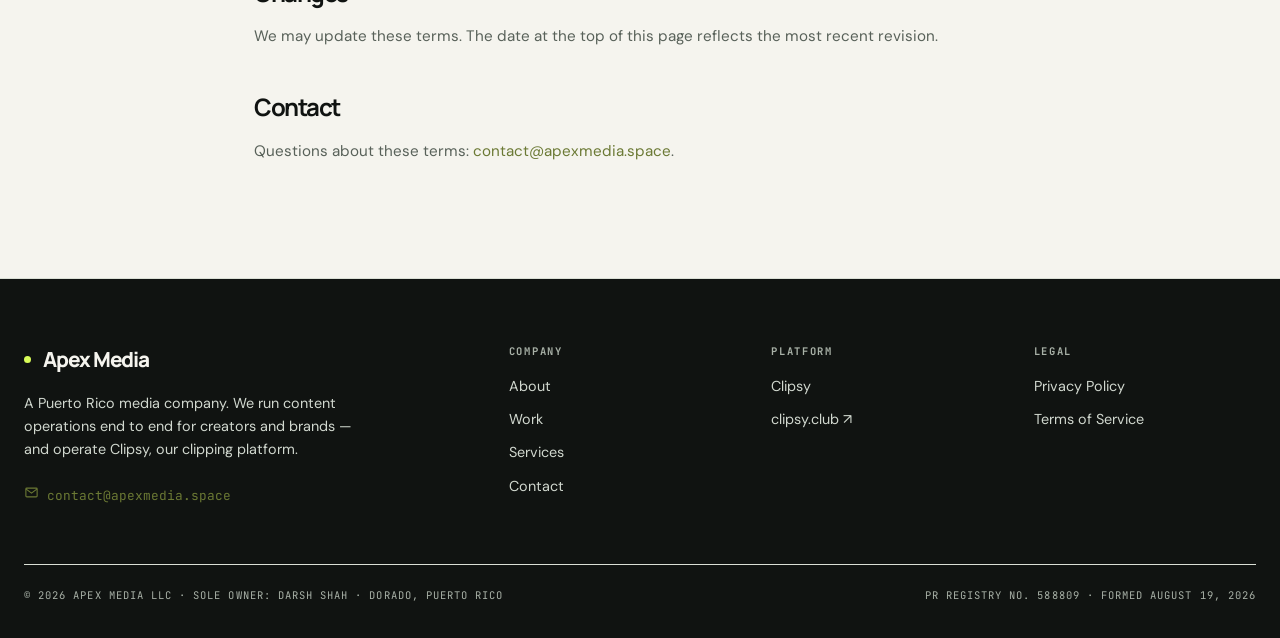
<file: terms.html>
<!DOCTYPE html>
<html lang="en">
<head>
<meta charset="UTF-8">
<meta name="viewport" content="width=device-width, initial-scale=1">
<title>Terms of Service &mdash; Apex Media</title>
<meta name="description" content="Terms governing use of the apexmedia.space website and the basis on which Apex Media LLC provides services.">
<link rel="canonical" href="https://apexmedia.space/terms">
<meta property="og:type" content="website">
<meta property="og:site_name" content="Apex Media">
<meta property="og:title" content="Terms of Service &mdash; Apex Media">
<meta property="og:description" content="Terms governing use of the apexmedia.space website and the basis on which Apex Media LLC provides services.">
<meta property="og:url" content="https://apexmedia.space/terms">
<meta name="twitter:card" content="summary_large_image">
<link rel="icon" href="data:image/svg+xml,%3Csvg xmlns='http://www.w3.org/2000/svg' viewBox='0 0 32 32'%3E%3Crect width='32' height='32' fill='%230a0a0c'/%3E%3Ccircle cx='16' cy='16' r='5' fill='%23ff4b23'/%3E%3C/svg%3E">
<link rel="preconnect" href="https://fonts.googleapis.com">
<link rel="preconnect" href="https://fonts.gstatic.com" crossorigin>
<link href="https://fonts.googleapis.com/css2?family=Big+Shoulders+Display:wght@700;800;900&family=Archivo:wght@400;500;600&family=JetBrains+Mono:wght@400;500&display=swap" rel="stylesheet">
<link rel="stylesheet" href="styles.css">
</head>
<body>
<header class="nav">
  <div class="wrap nav-inner">
    <a class="brand" href="/">
      <span class="rec"></span>
      <span class="mark display">APX</span>
      <span class="sub">Apex Media</span>
    </a>
    <nav class="nav-links"><a href="/work">Work</a><a href="/services">Services</a><a href="/clipsy">Clipsy</a><a href="/about">About</a><a href="/contact">Contact</a></nav>
    <a class="btn nav-cta" href="/contact">Start a project <svg width="14" height="14" viewBox="0 0 24 24" fill="none" stroke="currentColor" stroke-width="1.75" stroke-linecap="round" stroke-linejoin="round" class="" aria-hidden="true"><path d="M7 17 17 7"/><path d="M8 7h9v9"/></svg></a>
    <button class="nav-toggle" id="navToggle" aria-label="Menu" aria-expanded="false"><svg width="22" height="22" viewBox="0 0 24 24" fill="none" stroke="currentColor" stroke-width="1.75" stroke-linecap="round" stroke-linejoin="round" class="" aria-hidden="true"><path d="M4 7h16"/><path d="M4 12h16"/><path d="M4 17h16"/></svg></button>
  </div>
  <div class="mobile-menu" id="mobileMenu"><a href="/work">Work</a><a href="/services">Services</a><a href="/clipsy">Clipsy</a><a href="/about">About</a><a href="/contact">Contact</a><a href="/contact" style="color:var(--accent)">Start a project &rarr;</a></div>
</header>

<section class="pad">
  <div class="wrap" style="max-width:820px">
    <div class="eyebrow mb24">Legal</div>
    <h1 class="hero" style="font-size:clamp(2rem,4.6vw,3.4rem)">Terms of Service</h1>
    <p class="mt24" style="font-family:'JetBrains Mono',monospace;font-size:.78rem;color:var(--faint);letter-spacing:.1em;text-transform:uppercase">Last updated: September 8, 2026</p>
    <div class="prose mt32"><p>These terms govern your use of apexmedia.space, operated by Apex Media LLC, a Puerto Rico limited liability company. By using this website you agree to them.</p><h2>Website use</h2><p>You may view and use this website for lawful purposes. You may not attempt to interfere with its operation, gain unauthorised access to any part of it, or use automated systems to scrape it in a way that degrades service for others.</p><h2>No offer or guarantee</h2><p>Content on this website, including descriptions of past work and results, is provided for general information. Results described reflect specific engagements under specific conditions and are not a promise, projection, or guarantee of comparable results for any other client. Nothing on this site constitutes a binding offer.</p><h2>Services and engagement terms</h2><p>Services are provided only under a separate written agreement, statement of work, or proposal signed by both parties. Where those documents conflict with these terms, those documents control for that engagement.</p><h2>Intellectual property</h2><p>The Apex Media and Clipsy names, marks, site design, copy and graphics are owned by Apex Media LLC. Client names, marks and content shown as work examples remain the property of their respective owners and are used to describe services performed. Ownership of deliverables produced for clients is set out in each engagement agreement.</p><h2>Third-party links</h2><p>This site links to third-party sites, including clipsy.club and social platforms. We are not responsible for the content, policies or practices of sites we do not operate.</p><h2>Limitation of liability</h2><p>To the maximum extent permitted by law, Apex Media LLC is not liable for indirect, incidental, special or consequential damages arising from use of this website. The website is provided &ldquo;as is&rdquo; without warranties of any kind.</p><h2>Governing law</h2><p>These terms are governed by the laws of the Commonwealth of Puerto Rico, without regard to its conflict-of-law rules.</p><h2>Changes</h2><p>We may update these terms. The date at the top of this page reflects the most recent revision.</p><h2>Contact</h2><p>Questions about these terms: <a href="mailto:contact@apexmedia.space" style="color:var(--accent)">contact@apexmedia.space</a>.</p></div>
  </div>
</section><footer>
  <div class="wrap">
    <div class="foot-grid">
      <div>
        <div class="row gap12 mb16"><span class="rec"></span><span class="display" style="font-size:1.3rem">Apex Media</span></div>
        <p style="font-size:.9rem;max-width:34ch">A Puerto Rico media company. We run content operations end to end for creators and brands — and operate Clipsy, our clipping platform.</p>
        <a class="row gap8 mt24" href="mailto:contact@apexmedia.space" style="color:var(--accent);font-family:'JetBrains Mono',monospace;font-size:.8rem"><svg width="15" height="15" viewBox="0 0 24 24" fill="none" stroke="currentColor" stroke-width="1.75" stroke-linecap="round" stroke-linejoin="round" class="" aria-hidden="true"><rect x="3" y="5" width="18" height="14" rx="1.5"/><path d="M3.5 6.5 12 13l8.5-6.5"/></svg> contact@apexmedia.space</a>
      </div>
      <div>
        <h5>Company</h5>
        <a href="/about">About</a><a href="/work">Work</a><a href="/services">Services</a><a href="/contact">Contact</a>
      </div>
      <div>
        <h5>Platform</h5>
        <a href="/clipsy">Clipsy</a>
        <a href="https://clipsy.club" target="_blank" rel="noopener">clipsy.club &#8599;</a>
      </div>
      <div>
        <h5>Legal</h5>
        <a href="/privacy">Privacy Policy</a><a href="/terms">Terms of Service</a>
      </div>
    </div>
    <div class="foot-bottom">
      <span>&copy; 2026 Apex Media LLC &middot; Sole owner: Darsh Shah &middot; Dorado, Puerto Rico</span>
      <span>PR Registry No. 588809 &middot; Formed August 19, 2026</span>
    </div>
  </div>
</footer>
<script>
(function(){
  var t=document.getElementById('navToggle'),m=document.getElementById('mobileMenu');
  if(t&&m){t.addEventListener('click',function(){var o=m.classList.toggle('open');t.setAttribute('aria-expanded',o);});}
})();
</script>
</body>
</html>
</file>
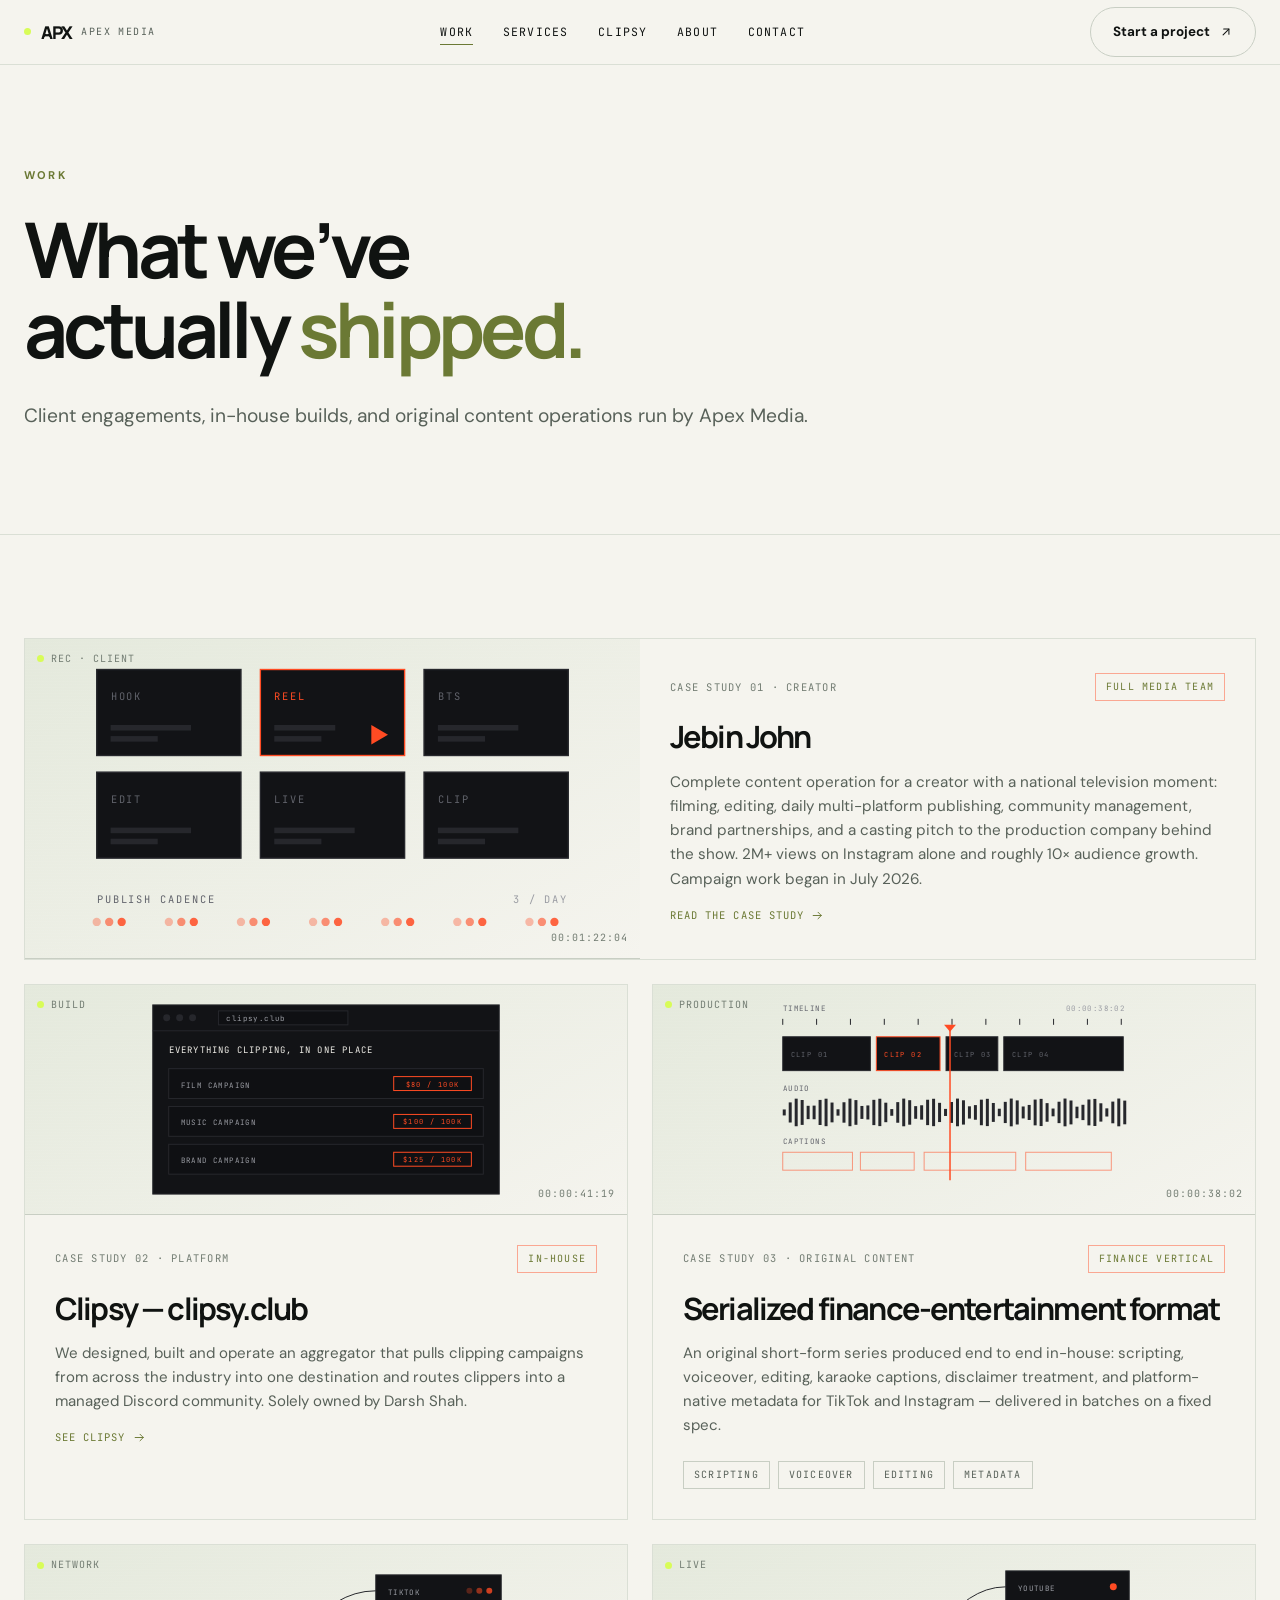
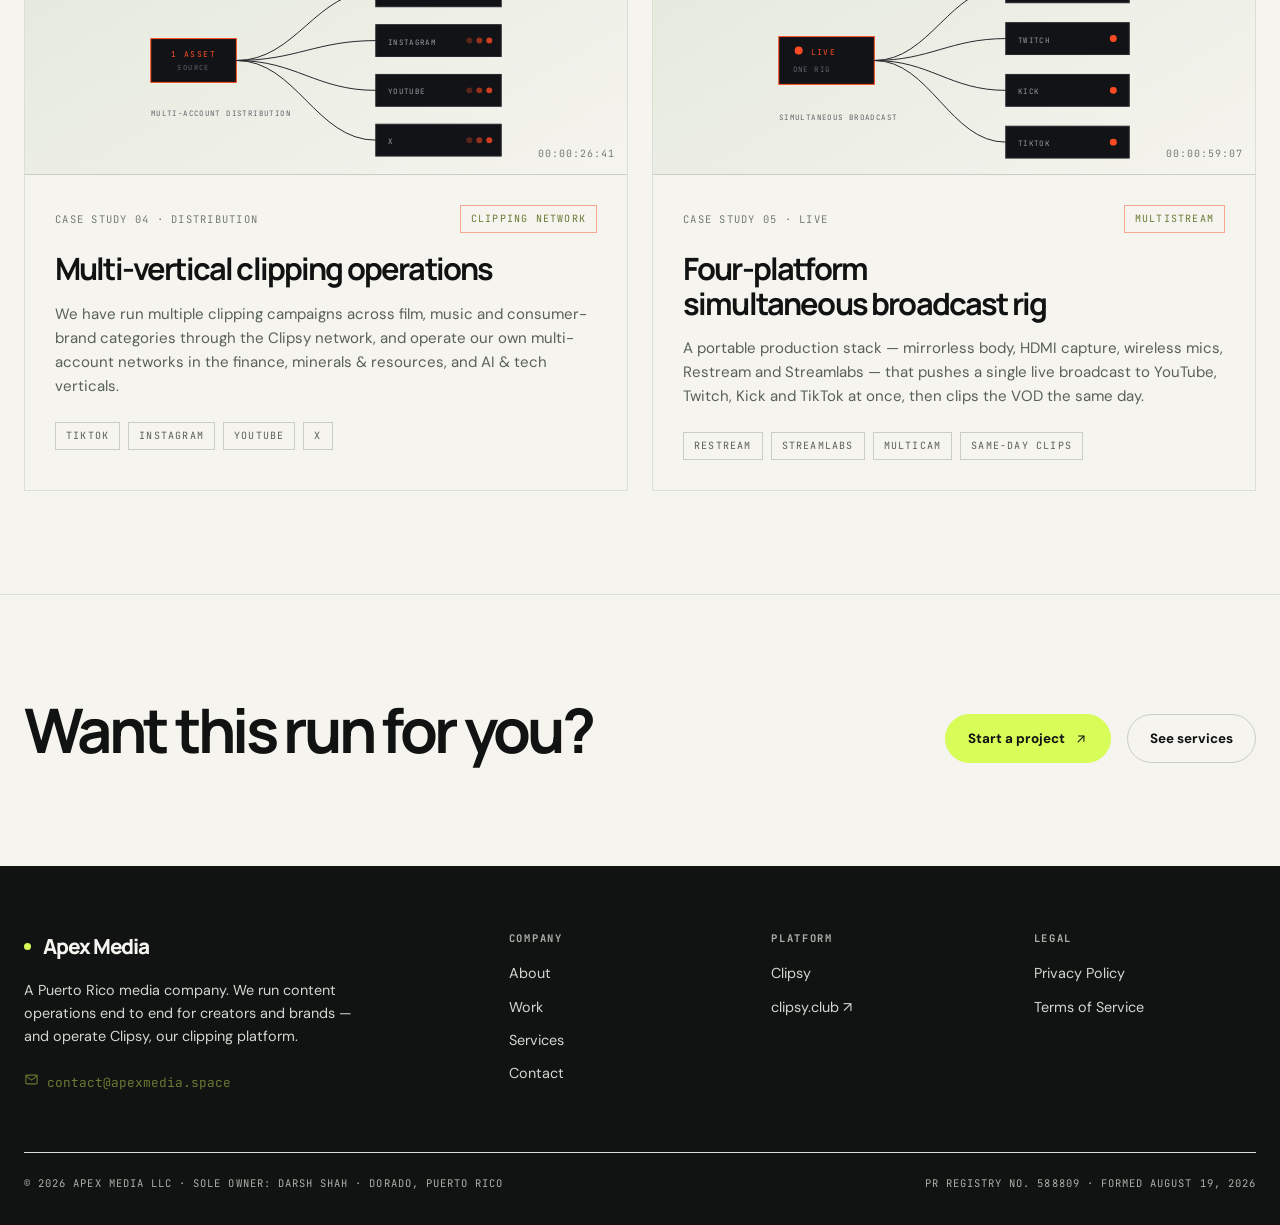
<file: work.html>
<!DOCTYPE html>
<html lang="en">
<head>
<meta charset="UTF-8">
<meta name="viewport" content="width=device-width, initial-scale=1">
<title>Work &mdash; Apex Media</title>
<meta name="description" content="Case studies from Apex Media LLC: creator media management, the Clipsy clipping platform, original short-form content production, and multi-platform live production.">
<link rel="canonical" href="https://apexmedia.space/work">
<meta property="og:type" content="website">
<meta property="og:site_name" content="Apex Media">
<meta property="og:title" content="Work &mdash; Apex Media">
<meta property="og:description" content="Case studies from Apex Media LLC: creator media management, the Clipsy clipping platform, original short-form content production, and multi-platform live production.">
<meta property="og:url" content="https://apexmedia.space/work">
<meta name="twitter:card" content="summary_large_image">
<link rel="icon" href="data:image/svg+xml,%3Csvg xmlns='http://www.w3.org/2000/svg' viewBox='0 0 32 32'%3E%3Crect width='32' height='32' fill='%230a0a0c'/%3E%3Ccircle cx='16' cy='16' r='5' fill='%23ff4b23'/%3E%3C/svg%3E">
<link rel="preconnect" href="https://fonts.googleapis.com">
<link rel="preconnect" href="https://fonts.gstatic.com" crossorigin>
<link href="https://fonts.googleapis.com/css2?family=Big+Shoulders+Display:wght@700;800;900&family=Archivo:wght@400;500;600&family=JetBrains+Mono:wght@400;500&display=swap" rel="stylesheet">
<link rel="stylesheet" href="styles.css">
</head>
<body>
<header class="nav">
  <div class="wrap nav-inner">
    <a class="brand" href="/">
      <span class="rec"></span>
      <span class="mark display">APX</span>
      <span class="sub">Apex Media</span>
    </a>
    <nav class="nav-links"><a href="/work" class="active">Work</a><a href="/services">Services</a><a href="/clipsy">Clipsy</a><a href="/about">About</a><a href="/contact">Contact</a></nav>
    <a class="btn nav-cta" href="/contact">Start a project <svg width="14" height="14" viewBox="0 0 24 24" fill="none" stroke="currentColor" stroke-width="1.75" stroke-linecap="round" stroke-linejoin="round" class="" aria-hidden="true"><path d="M7 17 17 7"/><path d="M8 7h9v9"/></svg></a>
    <button class="nav-toggle" id="navToggle" aria-label="Menu" aria-expanded="false"><svg width="22" height="22" viewBox="0 0 24 24" fill="none" stroke="currentColor" stroke-width="1.75" stroke-linecap="round" stroke-linejoin="round" class="" aria-hidden="true"><path d="M4 7h16"/><path d="M4 12h16"/><path d="M4 17h16"/></svg></button>
  </div>
  <div class="mobile-menu" id="mobileMenu"><a href="/work">Work</a><a href="/services">Services</a><a href="/clipsy">Clipsy</a><a href="/about">About</a><a href="/contact">Contact</a><a href="/contact" style="color:var(--accent)">Start a project &rarr;</a></div>
</header>

<section class="pad">
  <div class="wrap">
    <div class="eyebrow mb24">Work</div>
    <h1 class="hero" style="font-size:clamp(2.4rem,6vw,5rem)">What we&rsquo;ve<br>actually <span class="accent">shipped.</span></h1>
    <p class="lead mt32">Client engagements, in-house builds, and original content operations run by Apex Media.</p>
  </div>
</section>

<section class="pad">
  <div class="wrap">
    <a class="case brackets" href="/work/jebin-john" style="display:grid;grid-template-columns:minmax(0,1fr) minmax(0,1fr)">
      <div class="panel tall">
  <div class="scan"></div>
  <svg viewBox="0 0 400 230" preserveAspectRatio="xMidYMid meet"><rect x="30" y="22" width="104" height="62" fill="#121316" stroke="#26272c"/><rect x="40" y="62" width="58" height="4" fill="#26272c"/><rect x="40" y="70" width="34" height="4" fill="#26272c"/><text x="40" y="44" fill="#61636b" font-family="'JetBrains Mono',monospace" font-size="7.5" letter-spacing="1.4" text-anchor="start">HOOK</text><rect x="148" y="22" width="104" height="62" fill="#121316" stroke="#ff4b23"/><rect x="158" y="62" width="44" height="4" fill="#26272c"/><rect x="158" y="70" width="34" height="4" fill="#26272c"/><text x="158" y="44" fill="#ff4b23" font-family="'JetBrains Mono',monospace" font-size="7.5" letter-spacing="1.4" text-anchor="start">REEL</text><path d="M228 62 l12 7 -12 7 z" fill="#ff4b23"/><rect x="266" y="22" width="104" height="62" fill="#121316" stroke="#26272c"/><rect x="276" y="62" width="58" height="4" fill="#26272c"/><rect x="276" y="70" width="34" height="4" fill="#26272c"/><text x="276" y="44" fill="#61636b" font-family="'JetBrains Mono',monospace" font-size="7.5" letter-spacing="1.4" text-anchor="start">BTS</text><rect x="30" y="96" width="104" height="62" fill="#121316" stroke="#26272c"/><rect x="40" y="136" width="58" height="4" fill="#26272c"/><rect x="40" y="144" width="34" height="4" fill="#26272c"/><text x="40" y="118" fill="#61636b" font-family="'JetBrains Mono',monospace" font-size="7.5" letter-spacing="1.4" text-anchor="start">EDIT</text><rect x="148" y="96" width="104" height="62" fill="#121316" stroke="#26272c"/><rect x="158" y="136" width="58" height="4" fill="#26272c"/><rect x="158" y="144" width="34" height="4" fill="#26272c"/><text x="158" y="118" fill="#61636b" font-family="'JetBrains Mono',monospace" font-size="7.5" letter-spacing="1.4" text-anchor="start">LIVE</text><rect x="266" y="96" width="104" height="62" fill="#121316" stroke="#26272c"/><rect x="276" y="136" width="58" height="4" fill="#26272c"/><rect x="276" y="144" width="34" height="4" fill="#26272c"/><text x="276" y="118" fill="#61636b" font-family="'JetBrains Mono',monospace" font-size="7.5" letter-spacing="1.4" text-anchor="start">CLIP</text><text x="30" y="190" fill="#61636b" font-family="'JetBrains Mono',monospace" font-size="7.5" letter-spacing="1.4" text-anchor="start">PUBLISH CADENCE</text><circle cx="30" cy="204" r="3" fill="#ff4b23" opacity="0.35"/><circle cx="39" cy="204" r="3" fill="#ff4b23" opacity="0.6"/><circle cx="48" cy="204" r="3" fill="#ff4b23" opacity="0.85"/><circle cx="82" cy="204" r="3" fill="#ff4b23" opacity="0.35"/><circle cx="91" cy="204" r="3" fill="#ff4b23" opacity="0.6"/><circle cx="100" cy="204" r="3" fill="#ff4b23" opacity="0.85"/><circle cx="134" cy="204" r="3" fill="#ff4b23" opacity="0.35"/><circle cx="143" cy="204" r="3" fill="#ff4b23" opacity="0.6"/><circle cx="152" cy="204" r="3" fill="#ff4b23" opacity="0.85"/><circle cx="186" cy="204" r="3" fill="#ff4b23" opacity="0.35"/><circle cx="195" cy="204" r="3" fill="#ff4b23" opacity="0.6"/><circle cx="204" cy="204" r="3" fill="#ff4b23" opacity="0.85"/><circle cx="238" cy="204" r="3" fill="#ff4b23" opacity="0.35"/><circle cx="247" cy="204" r="3" fill="#ff4b23" opacity="0.6"/><circle cx="256" cy="204" r="3" fill="#ff4b23" opacity="0.85"/><circle cx="290" cy="204" r="3" fill="#ff4b23" opacity="0.35"/><circle cx="299" cy="204" r="3" fill="#ff4b23" opacity="0.6"/><circle cx="308" cy="204" r="3" fill="#ff4b23" opacity="0.85"/><circle cx="342" cy="204" r="3" fill="#ff4b23" opacity="0.35"/><circle cx="351" cy="204" r="3" fill="#ff4b23" opacity="0.6"/><circle cx="360" cy="204" r="3" fill="#ff4b23" opacity="0.85"/><text x="370" y="190" fill="#9a9ca3" font-family="'JetBrains Mono',monospace" font-size="7.5" letter-spacing="1.4" text-anchor="end">3 / DAY</text></svg>
  <span class="hud tl"><span class="rec"></span> REC &middot; CLIENT</span>
  <span class="hud br">00:01:22:04</span>
</div>
      <div class="body" style="display:flex;flex-direction:column;justify-content:center">
        <div class="meta"><span>Case Study 01 &middot; Creator</span><span class="tag on">Full media team</span></div>
        <h3 class="sub mb16">Jebin John</h3>
        <p style="font-size:.95rem">Complete content operation for a creator with a national television moment: filming, editing, daily multi-platform publishing, community management, brand partnerships, and a casting pitch to the production company behind the show. 2M+ views on Instagram alone and roughly 10&times; audience growth. Campaign work began in July 2026.</p>
        <span class="card-link">Read the case study <svg width="13" height="13" viewBox="0 0 24 24" fill="none" stroke="currentColor" stroke-width="1.75" stroke-linecap="round" stroke-linejoin="round" class="" aria-hidden="true"><path d="M4 12h15"/><path d="M13 6l6 6-6 6"/></svg></span>
      </div>
    </a>

    <div class="grid g2 mt24">
      <a class="case brackets" href="/clipsy">
        <div class="panel">
  <div class="scan"></div>
  <svg viewBox="0 0 400 230" preserveAspectRatio="xMidYMid meet"><rect x="26" y="20" width="348" height="190" fill="#121316" stroke="#26272c"/><line x1="26" y1="46" x2="374" y2="46" stroke="#26272c"/><circle cx="40" cy="33" r="3.5" fill="#26272c"/><circle cx="53" cy="33" r="3.5" fill="#26272c"/><circle cx="66" cy="33" r="3.5" fill="#26272c"/><rect x="92" y="26" width="130" height="14" fill="#0f1013" stroke="#26272c"/><text x="100" y="36" fill="#9a9ca3" font-family="'JetBrains Mono',monospace" font-size="7.5" letter-spacing="1.4" text-anchor="start">clipsy.club</text><text x="42" y="68" fill="#f1efe9" font-family="'JetBrains Mono',monospace" font-size="9" letter-spacing="1.2" text-anchor="start">EVERYTHING CLIPPING, IN ONE PLACE</text><rect x="42" y="84" width="316" height="30" fill="#0f1013" stroke="#26272c"/><text x="54" y="103" fill="#9a9ca3" font-family="'JetBrains Mono',monospace" font-size="7.5" letter-spacing="1.4" text-anchor="start">FILM CAMPAIGN</text><rect x="268" y="92" width="78" height="14" fill="none" stroke="#ff4b23"/><text x="307" y="102" fill="#ff4b23" font-family="'JetBrains Mono',monospace" font-size="7" letter-spacing="1.4" text-anchor="middle">$80 / 100K</text><rect x="42" y="122" width="316" height="30" fill="#0f1013" stroke="#26272c"/><text x="54" y="141" fill="#9a9ca3" font-family="'JetBrains Mono',monospace" font-size="7.5" letter-spacing="1.4" text-anchor="start">MUSIC CAMPAIGN</text><rect x="268" y="130" width="78" height="14" fill="none" stroke="#ff4b23"/><text x="307" y="140" fill="#ff4b23" font-family="'JetBrains Mono',monospace" font-size="7" letter-spacing="1.4" text-anchor="middle">$100 / 100K</text><rect x="42" y="160" width="316" height="30" fill="#0f1013" stroke="#26272c"/><text x="54" y="179" fill="#9a9ca3" font-family="'JetBrains Mono',monospace" font-size="7.5" letter-spacing="1.4" text-anchor="start">BRAND CAMPAIGN</text><rect x="268" y="168" width="78" height="14" fill="none" stroke="#ff4b23"/><text x="307" y="178" fill="#ff4b23" font-family="'JetBrains Mono',monospace" font-size="7" letter-spacing="1.4" text-anchor="middle">$125 / 100K</text></svg>
  <span class="hud tl"><span class="rec"></span> BUILD</span>
  <span class="hud br">00:00:41:19</span>
</div>
        <div class="body">
          <div class="meta"><span>Case Study 02 &middot; Platform</span><span class="tag on">In-house</span></div>
          <h3 class="sub mb16">Clipsy &mdash; clipsy.club</h3>
          <p style="font-size:.94rem">We designed, built and operate an aggregator that pulls clipping campaigns from across the industry into one destination and routes clippers into a managed Discord community. Solely owned by Darsh Shah.</p>
          <span class="card-link">See Clipsy <svg width="13" height="13" viewBox="0 0 24 24" fill="none" stroke="currentColor" stroke-width="1.75" stroke-linecap="round" stroke-linejoin="round" class="" aria-hidden="true"><path d="M4 12h15"/><path d="M13 6l6 6-6 6"/></svg></span>
        </div>
      </a>

      <article class="case brackets" id="finance">
        <div class="panel">
  <div class="scan"></div>
  <svg viewBox="0 0 400 230" preserveAspectRatio="xMidYMid meet"><text x="28" y="26" fill="#61636b" font-family="'JetBrains Mono',monospace" font-size="7.5" letter-spacing="1.4" text-anchor="start">TIMELINE</text><line x1="28" y1="34" x2="28" y2="40" stroke="#26272c"/><line x1="62" y1="34" x2="62" y2="40" stroke="#26272c"/><line x1="96" y1="34" x2="96" y2="40" stroke="#26272c"/><line x1="130" y1="34" x2="130" y2="40" stroke="#26272c"/><line x1="164" y1="34" x2="164" y2="40" stroke="#26272c"/><line x1="198" y1="34" x2="198" y2="40" stroke="#26272c"/><line x1="232" y1="34" x2="232" y2="40" stroke="#26272c"/><line x1="266" y1="34" x2="266" y2="40" stroke="#26272c"/><line x1="300" y1="34" x2="300" y2="40" stroke="#26272c"/><line x1="334" y1="34" x2="334" y2="40" stroke="#26272c"/><line x1="368" y1="34" x2="368" y2="40" stroke="#26272c"/><rect x="28" y="52" width="88" height="34" fill="#121316" stroke="#26272c"/><text x="36" y="72" fill="#61636b" font-family="'JetBrains Mono',monospace" font-size="7" letter-spacing="1.4" text-anchor="start">CLIP 01</text><rect x="122" y="52" width="64" height="34" fill="#121316" stroke="#ff4b23"/><text x="130" y="72" fill="#ff4b23" font-family="'JetBrains Mono',monospace" font-size="7" letter-spacing="1.4" text-anchor="start">CLIP 02</text><rect x="192" y="52" width="52" height="34" fill="#121316" stroke="#26272c"/><text x="200" y="72" fill="#61636b" font-family="'JetBrains Mono',monospace" font-size="7" letter-spacing="1.4" text-anchor="start">CLIP 03</text><rect x="250" y="52" width="120" height="34" fill="#121316" stroke="#26272c"/><text x="258" y="72" fill="#61636b" font-family="'JetBrains Mono',monospace" font-size="7" letter-spacing="1.4" text-anchor="start">CLIP 04</text><text x="28" y="106" fill="#61636b" font-family="'JetBrains Mono',monospace" font-size="7.5" letter-spacing="1.4" text-anchor="start">AUDIO</text><rect x="28" y="125.0" width="3" height="6.0" fill="#26272c"/><rect x="34" y="117.9136054403854" width="3" height="20.2" fill="#26272c"/><rect x="40" y="114.16005297012694" width="3" height="27.7" fill="#26272c"/><rect x="46" y="115.50469696686238" width="3" height="25.0" fill="#26272c"/><rect x="52" y="121.31513034828504" width="3" height="13.4" fill="#26272c"/><rect x="58" y="121.14138449541419" width="3" height="13.7" fill="#26272c"/><rect x="64" y="115.41266650345054" width="3" height="25.2" fill="#26272c"/><rect x="70" y="114.19302126113234" width="3" height="27.6" fill="#26272c"/><rect x="76" y="118.05606698340446" width="3" height="19.9" fill="#26272c"/><rect x="82" y="124.81504709467215" width="3" height="6.4" fill="#26272c"/><rect x="88" y="117.77314741409332" width="3" height="20.5" fill="#26272c"/><rect x="94" y="114.13014942735299" width="3" height="27.7" fill="#26272c"/><rect x="100" y="115.5994120110289" width="3" height="24.8" fill="#26272c"/><rect x="106" y="121.48991801415713" width="3" height="13.0" fill="#26272c"/><rect x="112" y="120.9687295782288" width="3" height="14.1" fill="#26272c"/><rect x="118" y="115.32334664031163" width="3" height="25.4" fill="#26272c"/><rect x="124" y="114.22904497933551" width="3" height="27.5" fill="#26272c"/><rect x="130" y="118.20049176539261" width="3" height="19.6" fill="#26272c"/><rect x="136" y="124.63014648056749" width="3" height="6.7" fill="#26272c"/><rect x="142" y="117.6347326158374" width="3" height="20.7" fill="#26272c"/><rect x="148" y="114.10331908735643" width="3" height="27.8" fill="#26272c"/><rect x="154" y="115.69678485742773" width="3" height="24.6" fill="#26272c"/><rect x="160" y="121.66569807579725" width="3" height="12.7" fill="#26272c"/><rect x="166" y="120.79721441097594" width="3" height="14.4" fill="#26272c"/><rect x="172" y="115.23676263060347" width="3" height="25.5" fill="#26272c"/><rect x="178" y="114.26811393985027" width="3" height="27.5" fill="#26272c"/><rect x="184" y="118.34683895353088" width="3" height="19.3" fill="#26272c"/><rect x="190" y="124.44535043412507" width="3" height="7.1" fill="#26272c"/><rect x="196" y="117.49840017925054" width="3" height="21.0" fill="#26272c"/><rect x="202" y="114.07956953580502" width="3" height="27.8" fill="#26272c"/><rect x="208" y="115.79678797610339" width="3" height="24.4" fill="#26272c"/><rect x="214" y="121.84242083539499" width="3" height="12.3" fill="#26272c"/><rect x="220" y="120.62688748566424" width="3" height="14.7" fill="#26272c"/><rect x="226" y="115.15293895398352" width="3" height="25.7" fill="#26272c"/><rect x="232" y="114.3102170968175" width="3" height="27.4" fill="#26272c"/><rect x="238" y="118.49506717148364" width="3" height="19.0" fill="#26272c"/><rect x="244" y="124.26071120221978" width="3" height="7.5" fill="#26272c"/><rect x="250" y="117.36418864922534" width="3" height="21.3" fill="#26272c"/><rect x="256" y="114.05890748734379" width="3" height="27.9" fill="#26272c"/><rect x="262" y="115.89939309345081" width="3" height="24.2" fill="#26272c"/><rect x="268" y="122.02003632861344" width="3" height="12.0" fill="#26272c"/><rect x="274" y="120.45779695835407" width="3" height="15.1" fill="#26272c"/><rect x="280" y="115.07189930968796" width="3" height="25.9" fill="#26272c"/><rect x="286" y="114.35534254652814" width="3" height="27.3" fill="#26272c"/><rect x="292" y="118.64513451109693" width="3" height="18.7" fill="#26272c"/><rect x="298" y="124.07628098739082" width="3" height="7.8" fill="#26272c"/><rect x="304" y="117.23213597101638" width="3" height="21.5" fill="#26272c"/><rect x="310" y="114.0413387836965" width="3" height="27.9" fill="#26272c"/><rect x="316" y="116.0045712002091" width="3" height="24.0" fill="#26272c"/><rect x="322" y="122.19849433871562" width="3" height="11.6" fill="#26272c"/><rect x="328" y="120.28999063554234" width="3" height="15.4" fill="#26272c"/><rect x="334" y="114.99366660983122" width="3" height="26.0" fill="#26272c"/><rect x="340" y="114.40347753078863" width="3" height="27.2" fill="#26272c"/><rect x="346" y="118.79699854424705" width="3" height="18.4" fill="#26272c"/><rect x="352" y="123.89211193308249" width="3" height="8.2" fill="#26272c"/><rect x="358" y="117.1022794795119" width="3" height="21.8" fill="#26272c"/><rect x="364" y="114.02686839201415" width="3" height="27.9" fill="#26272c"/><rect x="370" y="116.11229255966316" width="3" height="23.8" fill="#26272c"/><text x="28" y="160" fill="#61636b" font-family="'JetBrains Mono',monospace" font-size="7.5" letter-spacing="1.4" text-anchor="start">CAPTIONS</text><rect x="28" y="168" width="70" height="18" fill="none" stroke="#ff4b23" opacity="0.55"/><rect x="106" y="168" width="54" height="18" fill="none" stroke="#ff4b23" opacity="0.55"/><rect x="170" y="168" width="92" height="18" fill="none" stroke="#ff4b23" opacity="0.55"/><rect x="272" y="168" width="86" height="18" fill="none" stroke="#ff4b23" opacity="0.55"/><line x1="196" y1="44" x2="196" y2="196" stroke="#ff4b23" stroke-width="1.5"/><path d="M190 40 h12 l-6 7 z" fill="#ff4b23"/><text x="372" y="26" fill="#9a9ca3" font-family="'JetBrains Mono',monospace" font-size="7.5" letter-spacing="1.4" text-anchor="end">00:00:38:02</text></svg>
  <span class="hud tl"><span class="rec"></span> PRODUCTION</span>
  <span class="hud br">00:00:38:02</span>
</div>
        <div class="body">
          <div class="meta"><span>Case Study 03 &middot; Original content</span><span class="tag on">Finance vertical</span></div>
          <h3 class="sub mb16">Serialized finance-entertainment format</h3>
          <p style="font-size:.94rem">An original short-form series produced end to end in-house: scripting, voiceover, editing, karaoke captions, disclaimer treatment, and platform-native metadata for TikTok and Instagram &mdash; delivered in batches on a fixed spec.</p>
          <div class="row wrapf gap8 mt24">
            <span class="tag">Scripting</span><span class="tag">Voiceover</span><span class="tag">Editing</span><span class="tag">Metadata</span>
          </div>
        </div>
      </article>
    </div>

    <div class="grid g2 mt24">
      <article class="case brackets">
        <div class="panel">
  <div class="scan"></div>
  <svg viewBox="0 0 400 230" preserveAspectRatio="xMidYMid meet"><rect x="24" y="94" width="86" height="44" fill="#121316" stroke="#ff4b23"/><text x="67" y="112" fill="#ff4b23" font-family="'JetBrains Mono',monospace" font-size="8" letter-spacing="1.4" text-anchor="middle">1 ASSET</text><text x="67" y="126" fill="#61636b" font-family="'JetBrains Mono',monospace" font-size="7" letter-spacing="1.4" text-anchor="middle">SOURCE</text><path d="M110 116 C 170 116, 190 46, 250 46" stroke="#26272c" fill="none"/><rect x="250" y="30" width="126" height="32" fill="#121316" stroke="#26272c"/><text x="262" y="50" fill="#9a9ca3" font-family="'JetBrains Mono',monospace" font-size="7.5" letter-spacing="1.4" text-anchor="start">TIKTOK</text><circle cx="344" cy="46" r="3" fill="#ff4b23" opacity="0.3"/><circle cx="354" cy="46" r="3" fill="#ff4b23" opacity="0.55"/><circle cx="364" cy="46" r="3" fill="#ff4b23" opacity="0.8"/><path d="M110 116 C 170 116, 190 96, 250 96" stroke="#26272c" fill="none"/><rect x="250" y="80" width="126" height="32" fill="#121316" stroke="#26272c"/><text x="262" y="100" fill="#9a9ca3" font-family="'JetBrains Mono',monospace" font-size="7.5" letter-spacing="1.4" text-anchor="start">INSTAGRAM</text><circle cx="344" cy="96" r="3" fill="#ff4b23" opacity="0.3"/><circle cx="354" cy="96" r="3" fill="#ff4b23" opacity="0.55"/><circle cx="364" cy="96" r="3" fill="#ff4b23" opacity="0.8"/><path d="M110 116 C 170 116, 190 146, 250 146" stroke="#26272c" fill="none"/><rect x="250" y="130" width="126" height="32" fill="#121316" stroke="#26272c"/><text x="262" y="150" fill="#9a9ca3" font-family="'JetBrains Mono',monospace" font-size="7.5" letter-spacing="1.4" text-anchor="start">YOUTUBE</text><circle cx="344" cy="146" r="3" fill="#ff4b23" opacity="0.3"/><circle cx="354" cy="146" r="3" fill="#ff4b23" opacity="0.55"/><circle cx="364" cy="146" r="3" fill="#ff4b23" opacity="0.8"/><path d="M110 116 C 170 116, 190 196, 250 196" stroke="#26272c" fill="none"/><rect x="250" y="180" width="126" height="32" fill="#121316" stroke="#26272c"/><text x="262" y="200" fill="#9a9ca3" font-family="'JetBrains Mono',monospace" font-size="7.5" letter-spacing="1.4" text-anchor="start">X</text><circle cx="344" cy="196" r="3" fill="#ff4b23" opacity="0.3"/><circle cx="354" cy="196" r="3" fill="#ff4b23" opacity="0.55"/><circle cx="364" cy="196" r="3" fill="#ff4b23" opacity="0.8"/><text x="24" y="172" fill="#61636b" font-family="'JetBrains Mono',monospace" font-size="7.5" letter-spacing="1.4" text-anchor="start">MULTI-ACCOUNT DISTRIBUTION</text></svg>
  <span class="hud tl"><span class="rec"></span> NETWORK</span>
  <span class="hud br">00:00:26:41</span>
</div>
        <div class="body">
          <div class="meta"><span>Case Study 04 &middot; Distribution</span><span class="tag on">Clipping network</span></div>
          <h3 class="sub mb16">Multi-vertical clipping operations</h3>
          <p style="font-size:.94rem">We have run multiple clipping campaigns across film, music and consumer-brand categories through the Clipsy network, and operate our own multi-account networks in the finance, minerals &amp; resources, and AI &amp; tech verticals.</p>
          <div class="row wrapf gap8 mt24">
            <span class="tag">TikTok</span><span class="tag">Instagram</span><span class="tag">YouTube</span><span class="tag">X</span>
          </div>
        </div>
      </article>

      <article class="case brackets">
        <div class="panel">
  <div class="scan"></div>
  <svg viewBox="0 0 400 230" preserveAspectRatio="xMidYMid meet"><rect x="24" y="92" width="96" height="48" fill="#121316" stroke="#ff4b23"/><circle cx="44" cy="106" r="4" fill="#ff4b23"/><text x="56" y="110" fill="#ff4b23" font-family="'JetBrains Mono',monospace" font-size="8" letter-spacing="1.4" text-anchor="start">LIVE</text><text x="38" y="128" fill="#61636b" font-family="'JetBrains Mono',monospace" font-size="7.5" letter-spacing="1.4" text-anchor="start">ONE RIG</text><path d="M120 116 C 176 116, 196 42, 252 42" stroke="#26272c" fill="none"/><rect x="252" y="26" width="124" height="32" fill="#121316" stroke="#26272c"/><text x="264" y="46" fill="#9a9ca3" font-family="'JetBrains Mono',monospace" font-size="7.5" letter-spacing="1.4" text-anchor="start">YOUTUBE</text><circle cx="360" cy="42" r="3.5" fill="#ff4b23"/><path d="M120 116 C 176 116, 196 94, 252 94" stroke="#26272c" fill="none"/><rect x="252" y="78" width="124" height="32" fill="#121316" stroke="#26272c"/><text x="264" y="98" fill="#9a9ca3" font-family="'JetBrains Mono',monospace" font-size="7.5" letter-spacing="1.4" text-anchor="start">TWITCH</text><circle cx="360" cy="94" r="3.5" fill="#ff4b23"/><path d="M120 116 C 176 116, 196 146, 252 146" stroke="#26272c" fill="none"/><rect x="252" y="130" width="124" height="32" fill="#121316" stroke="#26272c"/><text x="264" y="150" fill="#9a9ca3" font-family="'JetBrains Mono',monospace" font-size="7.5" letter-spacing="1.4" text-anchor="start">KICK</text><circle cx="360" cy="146" r="3.5" fill="#ff4b23"/><path d="M120 116 C 176 116, 196 198, 252 198" stroke="#26272c" fill="none"/><rect x="252" y="182" width="124" height="32" fill="#121316" stroke="#26272c"/><text x="264" y="202" fill="#9a9ca3" font-family="'JetBrains Mono',monospace" font-size="7.5" letter-spacing="1.4" text-anchor="start">TIKTOK</text><circle cx="360" cy="198" r="3.5" fill="#ff4b23"/><text x="24" y="176" fill="#61636b" font-family="'JetBrains Mono',monospace" font-size="7.5" letter-spacing="1.4" text-anchor="start">SIMULTANEOUS BROADCAST</text></svg>
  <span class="hud tl"><span class="rec"></span> LIVE</span>
  <span class="hud br">00:00:59:07</span>
</div>
        <div class="body">
          <div class="meta"><span>Case Study 05 &middot; Live</span><span class="tag on">Multistream</span></div>
          <h3 class="sub mb16">Four-platform simultaneous broadcast rig</h3>
          <p style="font-size:.94rem">A portable production stack &mdash; mirrorless body, HDMI capture, wireless mics, Restream and Streamlabs &mdash; that pushes a single live broadcast to YouTube, Twitch, Kick and TikTok at once, then clips the VOD the same day.</p>
          <div class="row wrapf gap8 mt24">
            <span class="tag">Restream</span><span class="tag">Streamlabs</span><span class="tag">Multicam</span><span class="tag">Same-day clips</span>
          </div>
        </div>
      </article>
    </div>
  </div>
</section>

<section class="pad" style="border-bottom:none">
  <div class="wrap row between wrapf gap24" style="align-items:end">
    <h2 class="sec">Want this run for you?</h2>
    <div class="row wrapf gap16">
      <a class="btn btn-primary" href="/contact">Start a project <svg width="14" height="14" viewBox="0 0 24 24" fill="none" stroke="currentColor" stroke-width="1.75" stroke-linecap="round" stroke-linejoin="round" class="" aria-hidden="true"><path d="M7 17 17 7"/><path d="M8 7h9v9"/></svg></a>
      <a class="btn" href="/services">See services</a>
    </div>
  </div>
</section>
<footer>
  <div class="wrap">
    <div class="foot-grid">
      <div>
        <div class="row gap12 mb16"><span class="rec"></span><span class="display" style="font-size:1.3rem">Apex Media</span></div>
        <p style="font-size:.9rem;max-width:34ch">A Puerto Rico media company. We run content operations end to end for creators and brands — and operate Clipsy, our clipping platform.</p>
        <a class="row gap8 mt24" href="mailto:contact@apexmedia.space" style="color:var(--accent);font-family:'JetBrains Mono',monospace;font-size:.8rem"><svg width="15" height="15" viewBox="0 0 24 24" fill="none" stroke="currentColor" stroke-width="1.75" stroke-linecap="round" stroke-linejoin="round" class="" aria-hidden="true"><rect x="3" y="5" width="18" height="14" rx="1.5"/><path d="M3.5 6.5 12 13l8.5-6.5"/></svg> contact@apexmedia.space</a>
      </div>
      <div>
        <h5>Company</h5>
        <a href="/about">About</a><a href="/work">Work</a><a href="/services">Services</a><a href="/contact">Contact</a>
      </div>
      <div>
        <h5>Platform</h5>
        <a href="/clipsy">Clipsy</a>
        <a href="https://clipsy.club" target="_blank" rel="noopener">clipsy.club &#8599;</a>
      </div>
      <div>
        <h5>Legal</h5>
        <a href="/privacy">Privacy Policy</a><a href="/terms">Terms of Service</a>
      </div>
    </div>
    <div class="foot-bottom">
      <span>&copy; 2026 Apex Media LLC &middot; Sole owner: Darsh Shah &middot; Dorado, Puerto Rico</span>
      <span>PR Registry No. 588809 &middot; Formed August 19, 2026</span>
    </div>
  </div>
</footer>
<script>
(function(){
  var t=document.getElementById('navToggle'),m=document.getElementById('mobileMenu');
  if(t&&m){t.addEventListener('click',function(){var o=m.classList.toggle('open');t.setAttribute('aria-expanded',o);});}
})();
</script>
</body>
</html>
</file>
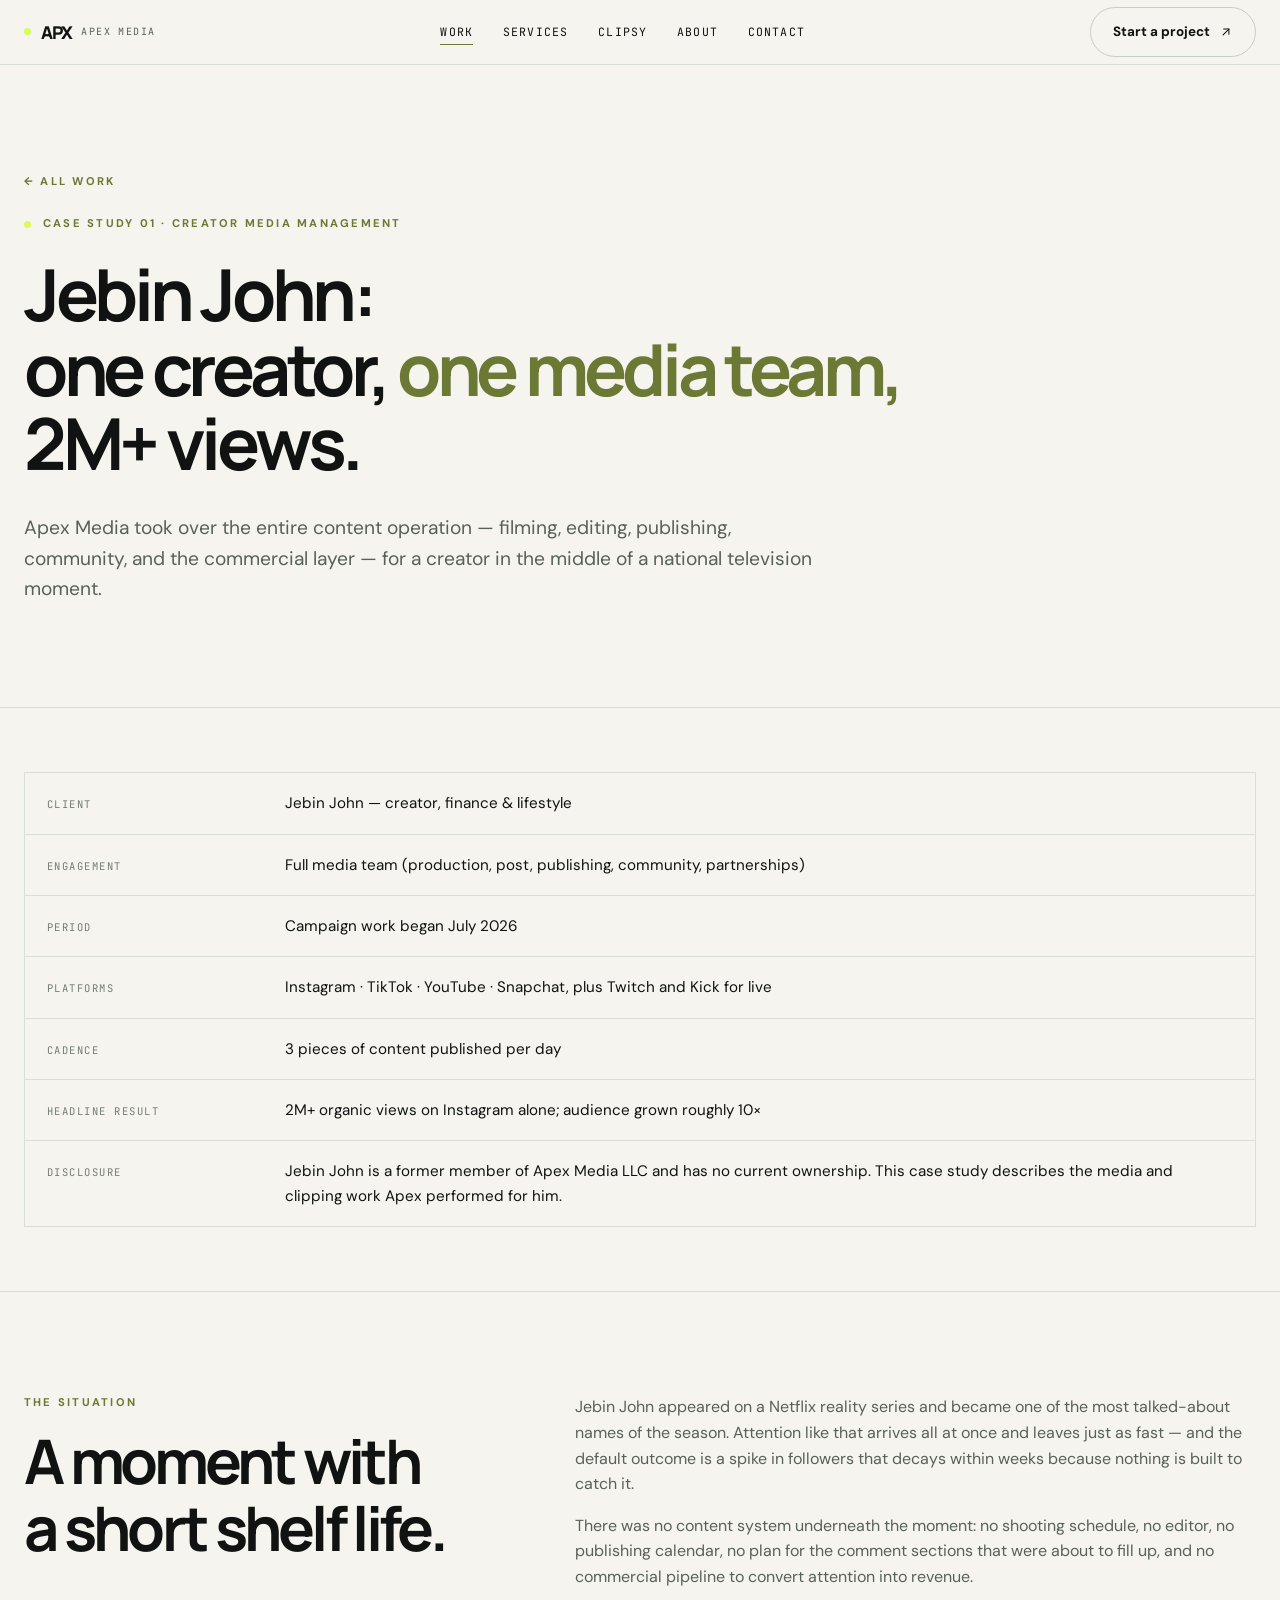
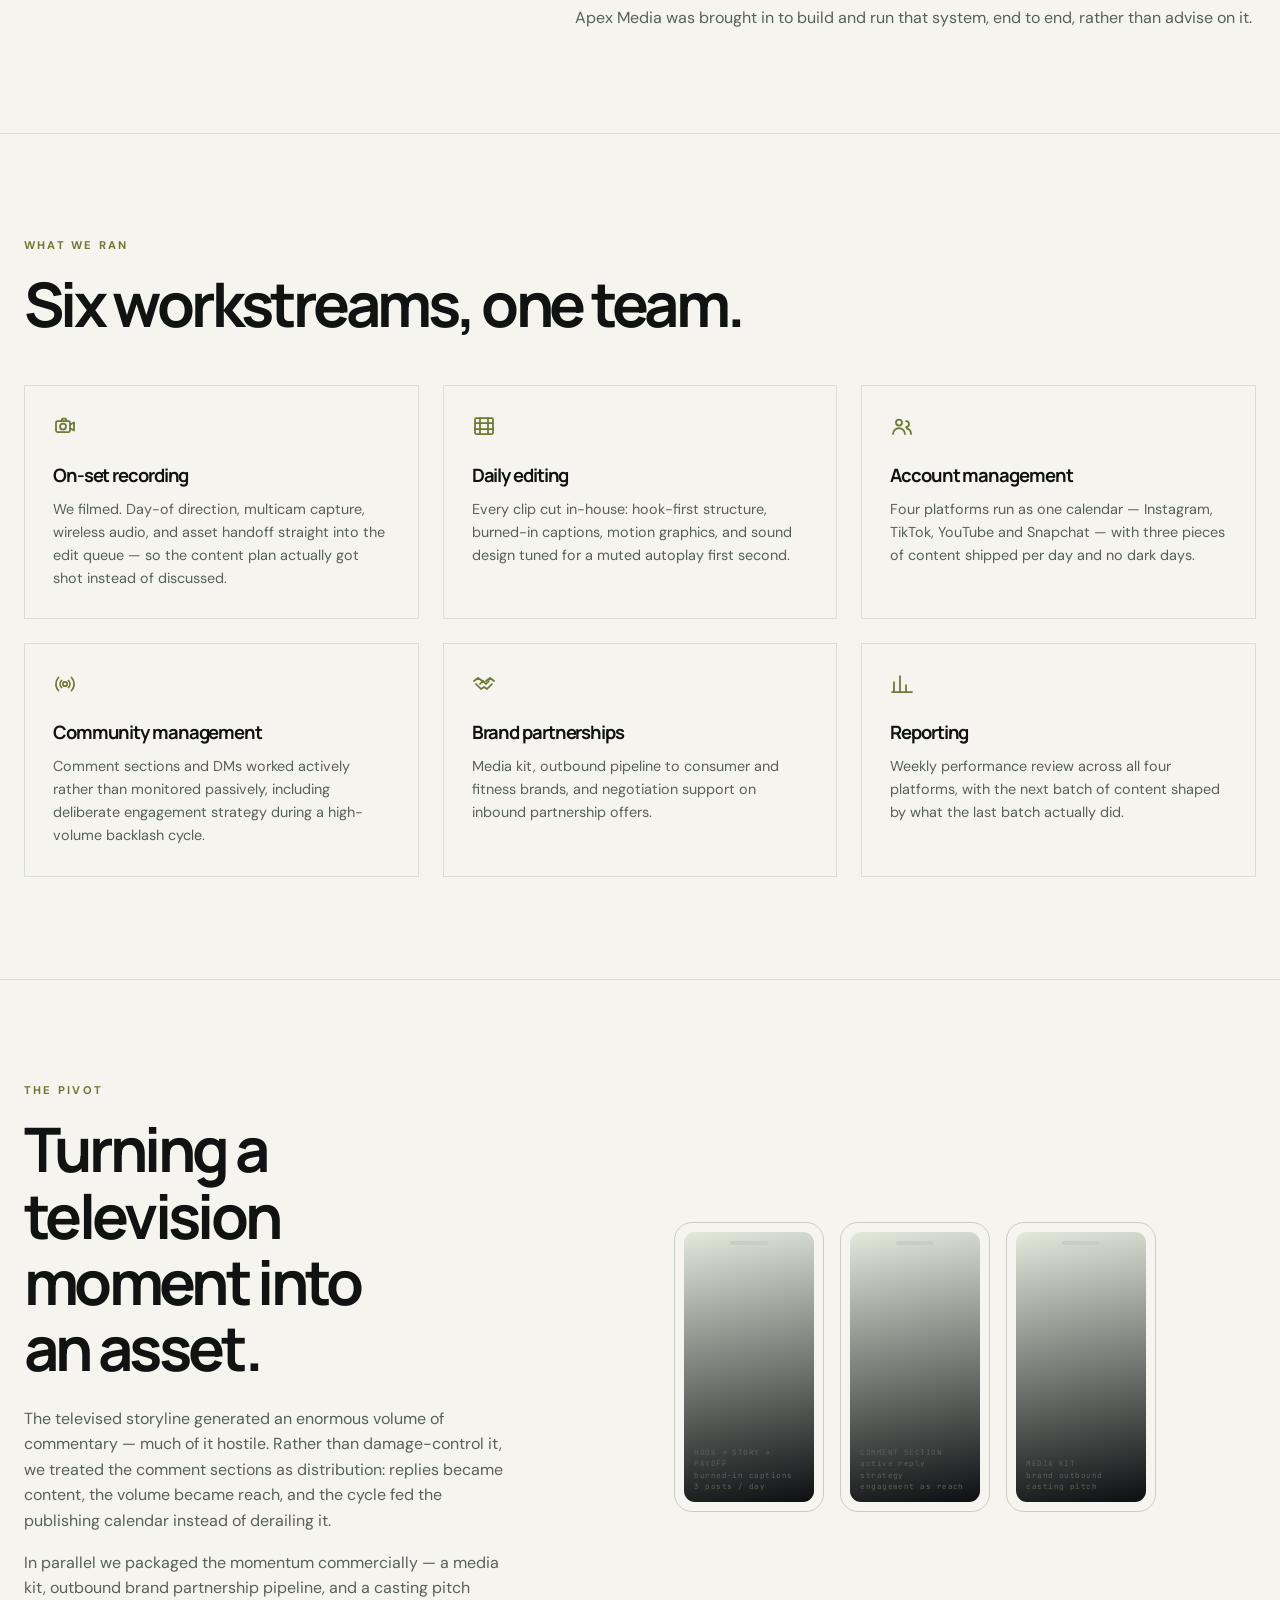
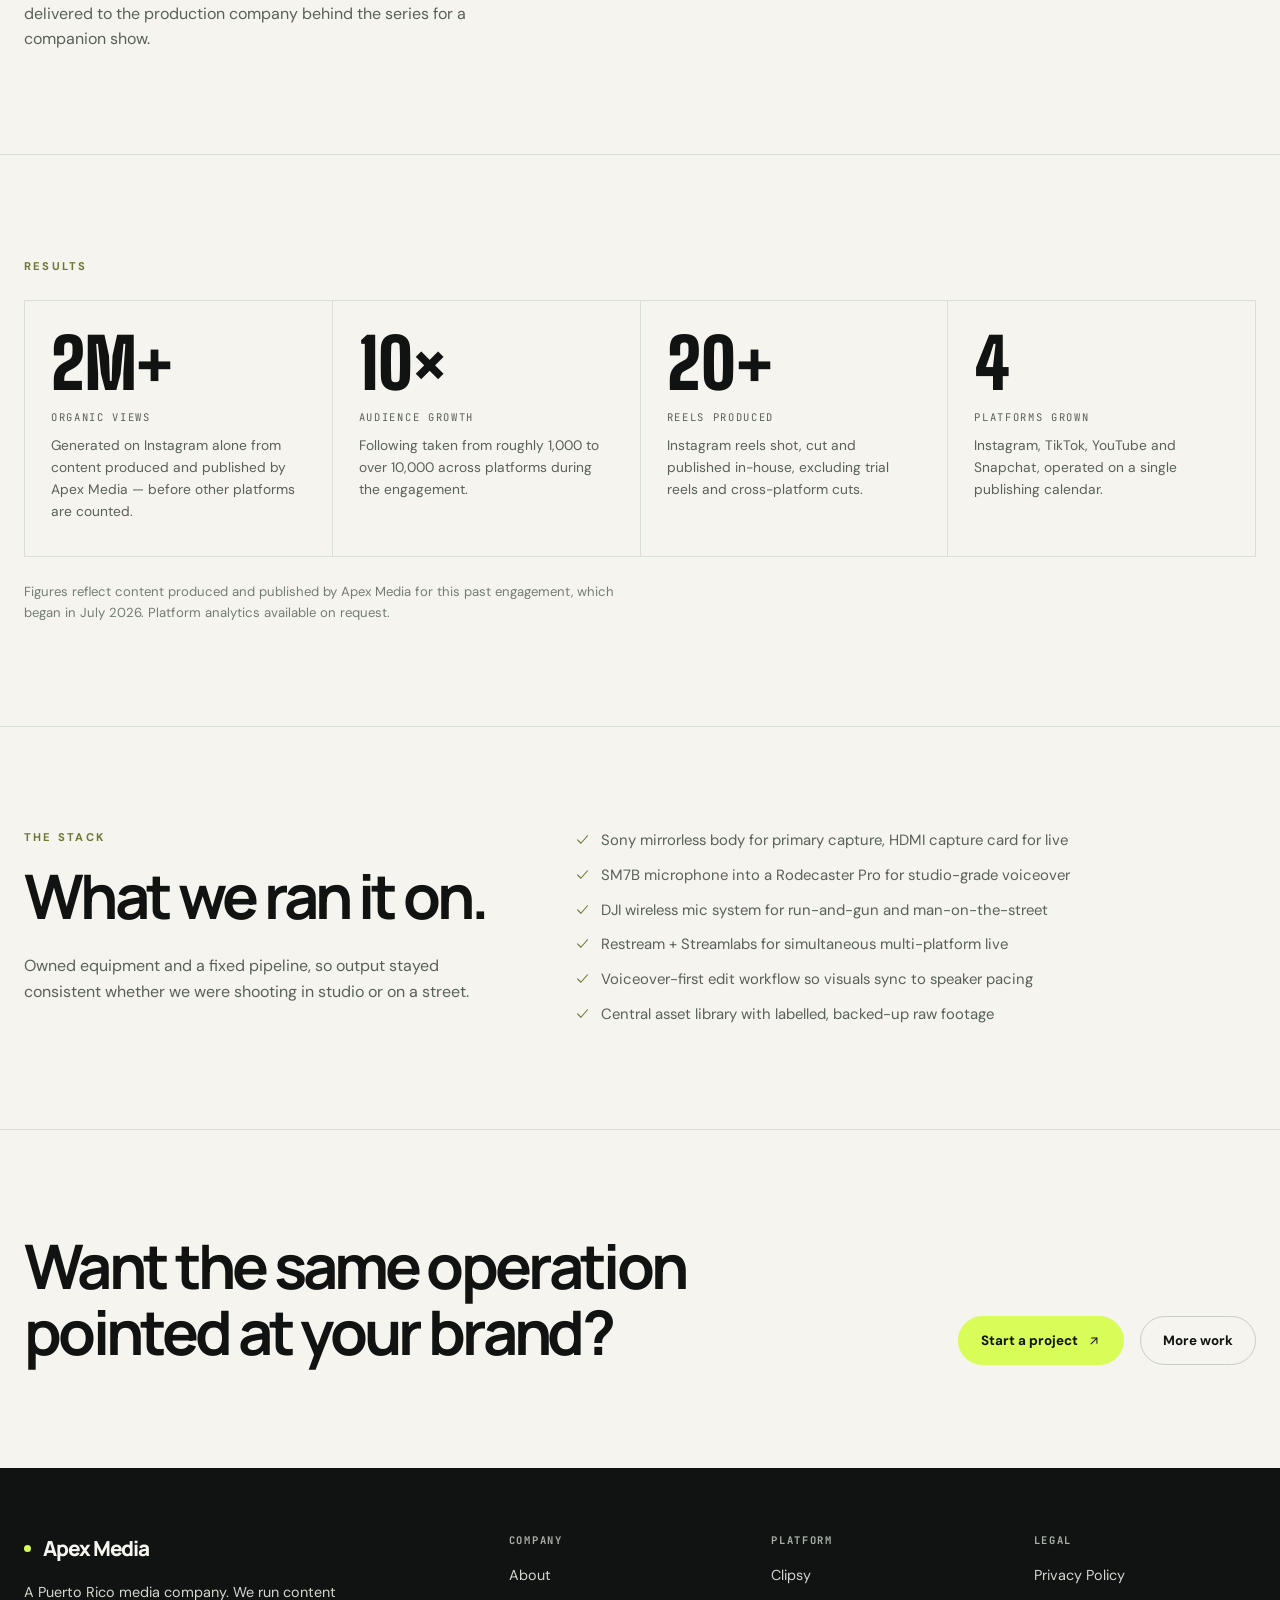
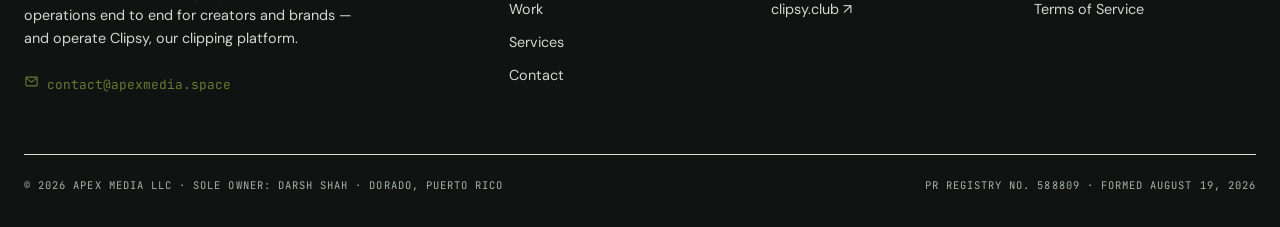
<file: work/jebin-john.html>
<!DOCTYPE html>
<html lang="en">
<head>
<meta charset="UTF-8">
<meta name="viewport" content="width=device-width, initial-scale=1">
<title>Jebin John Case Study &mdash; Apex Media</title>
<meta name="description" content="How Apex Media ran the full content operation for creator Jebin John: on-set recording, daily editing, four-platform publishing, community management and brand partnerships. 1M+ views generated.">
<link rel="canonical" href="https://apexmedia.space/work/jebin-john">
<meta property="og:type" content="website">
<meta property="og:site_name" content="Apex Media">
<meta property="og:title" content="Jebin John Case Study &mdash; Apex Media">
<meta property="og:description" content="How Apex Media ran the full content operation for creator Jebin John: on-set recording, daily editing, four-platform publishing, community management and brand partnerships. 1M+ views generated.">
<meta property="og:url" content="https://apexmedia.space/work/jebin-john">
<meta name="twitter:card" content="summary_large_image">
<link rel="icon" href="data:image/svg+xml,%3Csvg xmlns='http://www.w3.org/2000/svg' viewBox='0 0 32 32'%3E%3Crect width='32' height='32' fill='%230a0a0c'/%3E%3Ccircle cx='16' cy='16' r='5' fill='%23ff4b23'/%3E%3C/svg%3E">
<link rel="preconnect" href="https://fonts.googleapis.com">
<link rel="preconnect" href="https://fonts.gstatic.com" crossorigin>
<link href="https://fonts.googleapis.com/css2?family=Big+Shoulders+Display:wght@700;800;900&family=Archivo:wght@400;500;600&family=JetBrains+Mono:wght@400;500&display=swap" rel="stylesheet">
<link rel="stylesheet" href="../styles.css">
</head>
<body>
<header class="nav">
  <div class="wrap nav-inner">
    <a class="brand" href="/">
      <span class="rec"></span>
      <span class="mark display">APX</span>
      <span class="sub">Apex Media</span>
    </a>
    <nav class="nav-links"><a href="/work" class="active">Work</a><a href="/services">Services</a><a href="/clipsy">Clipsy</a><a href="/about">About</a><a href="/contact">Contact</a></nav>
    <a class="btn nav-cta" href="/contact">Start a project <svg width="14" height="14" viewBox="0 0 24 24" fill="none" stroke="currentColor" stroke-width="1.75" stroke-linecap="round" stroke-linejoin="round" class="" aria-hidden="true"><path d="M7 17 17 7"/><path d="M8 7h9v9"/></svg></a>
    <button class="nav-toggle" id="navToggle" aria-label="Menu" aria-expanded="false"><svg width="22" height="22" viewBox="0 0 24 24" fill="none" stroke="currentColor" stroke-width="1.75" stroke-linecap="round" stroke-linejoin="round" class="" aria-hidden="true"><path d="M4 7h16"/><path d="M4 12h16"/><path d="M4 17h16"/></svg></button>
  </div>
  <div class="mobile-menu" id="mobileMenu"><a href="/work">Work</a><a href="/services">Services</a><a href="/clipsy">Clipsy</a><a href="/about">About</a><a href="/contact">Contact</a><a href="/contact" style="color:var(--accent)">Start a project &rarr;</a></div>
</header>

<section class="pad">
  <div class="wrap">
    <a class="eyebrow" href="/work" style="display:inline-block;margin-bottom:24px">&larr; All work</a>
    <div class="row gap12 mb24"><span class="rec"></span><span class="eyebrow">Case Study 01 &middot; Creator media management</span></div>
    <h1 class="hero" style="font-size:clamp(2.3rem,5.6vw,4.8rem)">Jebin John:<br>one creator, <span class="accent">one media team,</span><br>2M+ views.</h1>
    <p class="lead mt32">Apex Media took over the entire content operation &mdash; filming, editing, publishing, community, and the commercial layer &mdash; for a creator in the middle of a national television moment.</p>
  </div>
</section>

<section class="pad-sm">
  <div class="wrap"><div class="facts"><div class="fact"><dt>Client</dt><dd>Jebin John &mdash; creator, finance &amp; lifestyle</dd></div><div class="fact"><dt>Engagement</dt><dd>Full media team (production, post, publishing, community, partnerships)</dd></div><div class="fact"><dt>Period</dt><dd>Campaign work began July 2026</dd></div><div class="fact"><dt>Platforms</dt><dd>Instagram &middot; TikTok &middot; YouTube &middot; Snapchat, plus Twitch and Kick for live</dd></div><div class="fact"><dt>Cadence</dt><dd>3 pieces of content published per day</dd></div><div class="fact"><dt>Headline result</dt><dd>2M+ organic views on Instagram alone; audience grown roughly 10&times;</dd></div><div class="fact"><dt>Disclosure</dt><dd>Jebin John is a former member of Apex Media LLC and has no current ownership. This case study describes the media and clipping work Apex performed for him.</dd></div></div></div>
</section>

<section class="pad">
  <div class="wrap split">
    <div>
      <div class="eyebrow mb16">The situation</div>
      <h2 class="sec mb24">A moment with a short shelf life.</h2>
    </div>
    <div>
      <p class="mb16">Jebin John appeared on a Netflix reality series and became one of the most talked-about names of the season. Attention like that arrives all at once and leaves just as fast &mdash; and the default outcome is a spike in followers that decays within weeks because nothing is built to catch it.</p>
      <p class="mb16">There was no content system underneath the moment: no shooting schedule, no editor, no publishing calendar, no plan for the comment sections that were about to fill up, and no commercial pipeline to convert attention into revenue.</p>
      <p>Apex Media was brought in to build and run that system, end to end, rather than advise on it.</p>
    </div>
  </div>
</section>

<section class="pad">
  <div class="wrap">
    <div class="eyebrow mb16">What we ran</div>
    <h2 class="sec mb48">Six workstreams, one team.</h2>
    <div class="grid g3"><div class="card"><div class="ico"><svg width="24" height="24" viewBox="0 0 24 24" fill="none" stroke="currentColor" stroke-width="1.75" stroke-linecap="round" stroke-linejoin="round" class="" aria-hidden="true"><rect x="3" y="7" width="14" height="11" rx="1.5"/><path d="M8 7l1.6-2.5h2.8L14 7"/><circle cx="10" cy="12.5" r="3"/><path d="M17.5 10.5 21 8.5v8l-3.5-2"/></svg></div><h4 class="mb8">On-set recording</h4><p style="font-size:.9rem">We filmed. Day-of direction, multicam capture, wireless audio, and asset handoff straight into the edit queue &mdash; so the content plan actually got shot instead of discussed.</p></div><div class="card"><div class="ico"><svg width="24" height="24" viewBox="0 0 24 24" fill="none" stroke="currentColor" stroke-width="1.75" stroke-linecap="round" stroke-linejoin="round" class="" aria-hidden="true"><rect x="3" y="4" width="18" height="16" rx="1.5"/><path d="M3 9h18M3 15h18M8 4v16M16 4v16"/></svg></div><h4 class="mb8">Daily editing</h4><p style="font-size:.9rem">Every clip cut in-house: hook-first structure, burned-in captions, motion graphics, and sound design tuned for a muted autoplay first second.</p></div><div class="card"><div class="ico"><svg width="24" height="24" viewBox="0 0 24 24" fill="none" stroke="currentColor" stroke-width="1.75" stroke-linecap="round" stroke-linejoin="round" class="" aria-hidden="true"><circle cx="9" cy="8.5" r="3"/><path d="M3 20c0-3.3 2.7-6 6-6s6 2.7 6 6"/><path d="M16 7a3 3 0 0 1 0 6"/><path d="M21 20c0-2.7-1.7-5-4.2-5.7"/></svg></div><h4 class="mb8">Account management</h4><p style="font-size:.9rem">Four platforms run as one calendar &mdash; Instagram, TikTok, YouTube and Snapchat &mdash; with three pieces of content shipped per day and no dark days.</p></div><div class="card"><div class="ico"><svg width="24" height="24" viewBox="0 0 24 24" fill="none" stroke="currentColor" stroke-width="1.75" stroke-linecap="round" stroke-linejoin="round" class="" aria-hidden="true"><circle cx="12" cy="12" r="2.2"/><path d="M8.5 8.5a5 5 0 0 0 0 7"/><path d="M15.5 8.5a5 5 0 0 1 0 7"/><path d="M5.5 5.5a9.5 9.5 0 0 0 0 13"/><path d="M18.5 5.5a9.5 9.5 0 0 1 0 13"/></svg></div><h4 class="mb8">Community management</h4><p style="font-size:.9rem">Comment sections and DMs worked actively rather than monitored passively, including deliberate engagement strategy during a high-volume backlash cycle.</p></div><div class="card"><div class="ico"><svg width="24" height="24" viewBox="0 0 24 24" fill="none" stroke="currentColor" stroke-width="1.75" stroke-linecap="round" stroke-linejoin="round" class="" aria-hidden="true"><path d="M8 12l3-3 3 3 3-3"/><path d="M2 9l4-3 6 4"/><path d="M22 9l-4-3-4 3"/><path d="M4 12l5 5 3-2 3 2 5-5"/></svg></div><h4 class="mb8">Brand partnerships</h4><p style="font-size:.9rem">Media kit, outbound pipeline to consumer and fitness brands, and negotiation support on inbound partnership offers.</p></div><div class="card"><div class="ico"><svg width="24" height="24" viewBox="0 0 24 24" fill="none" stroke="currentColor" stroke-width="1.75" stroke-linecap="round" stroke-linejoin="round" class="" aria-hidden="true"><path d="M4 20V10M10 20V4M16 20v-7M22 20H2"/></svg></div><h4 class="mb8">Reporting</h4><p style="font-size:.9rem">Weekly performance review across all four platforms, with the next batch of content shaped by what the last batch actually did.</p></div></div>
  </div>
</section>

<section class="pad">
  <div class="wrap split">
    <div>
      <div class="eyebrow mb16">The pivot</div>
      <h2 class="sec mb24">Turning a television moment into an asset.</h2>
      <p>The televised storyline generated an enormous volume of commentary &mdash; much of it hostile. Rather than damage-control it, we treated the comment sections as distribution: replies became content, the volume became reach, and the cycle fed the publishing calendar instead of derailing it.</p>
      <p class="mt16">In parallel we packaged the momentum commercially &mdash; a media kit, outbound brand partnership pipeline, and a casting pitch delivered to the production company behind the series for a companion show.</p>
    </div>
    <div class="row gap16 wrapf" style="justify-content:center">
      <div class="device"><div class="screen"><span class="pill"></span><div class="cap">HOOK &rarr; STORY &rarr; PAYOFF<br>burned-in captions<br>3 posts / day</div></div></div>
      <div class="device"><div class="screen"><span class="pill"></span><div class="cap">COMMENT SECTION<br>active reply strategy<br>engagement as reach</div></div></div>
      <div class="device"><div class="screen"><span class="pill"></span><div class="cap">MEDIA KIT<br>brand outbound<br>casting pitch</div></div></div>
    </div>
  </div>
</section>

<section class="pad">
  <div class="wrap">
    <div class="eyebrow mb24">Results</div>
    <div class="metrics"><div class="metric"><div class="num">2M+</div><div class="lab">Organic views</div><p>Generated on Instagram alone from content produced and published by Apex Media &mdash; before other platforms are counted.</p></div><div class="metric"><div class="num">10&times;</div><div class="lab">Audience growth</div><p>Following taken from roughly 1,000 to over 10,000 across platforms during the engagement.</p></div><div class="metric"><div class="num">20+</div><div class="lab">Reels produced</div><p>Instagram reels shot, cut and published in-house, excluding trial reels and cross-platform cuts.</p></div><div class="metric"><div class="num">4</div><div class="lab">Platforms grown</div><p>Instagram, TikTok, YouTube and Snapchat, operated on a single publishing calendar.</p></div></div>
    <p class="mt24" style="font-size:.82rem;color:var(--faint);max-width:70ch">Figures reflect content produced and published by Apex Media for this past engagement, which began in July 2026. Platform analytics available on request.</p>
  </div>
</section>

<section class="pad">
  <div class="wrap split">
    <div>
      <div class="eyebrow mb16">The stack</div>
      <h2 class="sec mb24">What we ran it on.</h2>
      <p>Owned equipment and a fixed pipeline, so output stayed consistent whether we were shooting in studio or on a street.</p>
    </div>
    <ul class="checks">
      <li><svg width="15" height="15" viewBox="0 0 24 24" fill="none" stroke="currentColor" stroke-width="1.75" stroke-linecap="round" stroke-linejoin="round" class="" aria-hidden="true"><path d="M4 12.5l5.5 5.5L20 6"/></svg><span>Sony mirrorless body for primary capture, HDMI capture card for live</span></li>
      <li><svg width="15" height="15" viewBox="0 0 24 24" fill="none" stroke="currentColor" stroke-width="1.75" stroke-linecap="round" stroke-linejoin="round" class="" aria-hidden="true"><path d="M4 12.5l5.5 5.5L20 6"/></svg><span>SM7B microphone into a Rodecaster Pro for studio-grade voiceover</span></li>
      <li><svg width="15" height="15" viewBox="0 0 24 24" fill="none" stroke="currentColor" stroke-width="1.75" stroke-linecap="round" stroke-linejoin="round" class="" aria-hidden="true"><path d="M4 12.5l5.5 5.5L20 6"/></svg><span>DJI wireless mic system for run-and-gun and man-on-the-street</span></li>
      <li><svg width="15" height="15" viewBox="0 0 24 24" fill="none" stroke="currentColor" stroke-width="1.75" stroke-linecap="round" stroke-linejoin="round" class="" aria-hidden="true"><path d="M4 12.5l5.5 5.5L20 6"/></svg><span>Restream + Streamlabs for simultaneous multi-platform live</span></li>
      <li><svg width="15" height="15" viewBox="0 0 24 24" fill="none" stroke="currentColor" stroke-width="1.75" stroke-linecap="round" stroke-linejoin="round" class="" aria-hidden="true"><path d="M4 12.5l5.5 5.5L20 6"/></svg><span>Voiceover-first edit workflow so visuals sync to speaker pacing</span></li>
      <li><svg width="15" height="15" viewBox="0 0 24 24" fill="none" stroke="currentColor" stroke-width="1.75" stroke-linecap="round" stroke-linejoin="round" class="" aria-hidden="true"><path d="M4 12.5l5.5 5.5L20 6"/></svg><span>Central asset library with labelled, backed-up raw footage</span></li>
    </ul>
  </div>
</section>

<section class="pad" style="border-bottom:none">
  <div class="wrap row between wrapf gap24" style="align-items:end">
    <h2 class="sec">Want the same operation<br>pointed at your brand?</h2>
    <div class="row wrapf gap16">
      <a class="btn btn-primary" href="/contact">Start a project <svg width="14" height="14" viewBox="0 0 24 24" fill="none" stroke="currentColor" stroke-width="1.75" stroke-linecap="round" stroke-linejoin="round" class="" aria-hidden="true"><path d="M7 17 17 7"/><path d="M8 7h9v9"/></svg></a>
      <a class="btn" href="/work">More work</a>
    </div>
  </div>
</section>
<footer>
  <div class="wrap">
    <div class="foot-grid">
      <div>
        <div class="row gap12 mb16"><span class="rec"></span><span class="display" style="font-size:1.3rem">Apex Media</span></div>
        <p style="font-size:.9rem;max-width:34ch">A Puerto Rico media company. We run content operations end to end for creators and brands — and operate Clipsy, our clipping platform.</p>
        <a class="row gap8 mt24" href="mailto:contact@apexmedia.space" style="color:var(--accent);font-family:'JetBrains Mono',monospace;font-size:.8rem"><svg width="15" height="15" viewBox="0 0 24 24" fill="none" stroke="currentColor" stroke-width="1.75" stroke-linecap="round" stroke-linejoin="round" class="" aria-hidden="true"><rect x="3" y="5" width="18" height="14" rx="1.5"/><path d="M3.5 6.5 12 13l8.5-6.5"/></svg> contact@apexmedia.space</a>
      </div>
      <div>
        <h5>Company</h5>
        <a href="/about">About</a><a href="/work">Work</a><a href="/services">Services</a><a href="/contact">Contact</a>
      </div>
      <div>
        <h5>Platform</h5>
        <a href="/clipsy">Clipsy</a>
        <a href="https://clipsy.club" target="_blank" rel="noopener">clipsy.club &#8599;</a>
      </div>
      <div>
        <h5>Legal</h5>
        <a href="/privacy">Privacy Policy</a><a href="/terms">Terms of Service</a>
      </div>
    </div>
    <div class="foot-bottom">
      <span>&copy; 2026 Apex Media LLC &middot; Sole owner: Darsh Shah &middot; Dorado, Puerto Rico</span>
      <span>PR Registry No. 588809 &middot; Formed August 19, 2026</span>
    </div>
  </div>
</footer>
<script>
(function(){
  var t=document.getElementById('navToggle'),m=document.getElementById('mobileMenu');
  if(t&&m){t.addEventListener('click',function(){var o=m.classList.toggle('open');t.setAttribute('aria-expanded',o);});}
})();
</script>
</body>
</html>
</file>
<file: home.css>
:root{--ink:#101311;--paper:#f5f4ee;--lime:#d8fc58;--muted:#5b625c}*{box-sizing:border-box}html{scroll-behavior:smooth}body{margin:0;background:var(--paper);color:var(--ink);font-family:'DM Sans',sans-serif}a{color:inherit;text-decoration:none}button,input,textarea{font:inherit}button{cursor:pointer}.skip{position:absolute;left:-9999px;top:1rem;background:white;padding:.7rem;z-index:10}.skip:focus{left:1rem}.site-header{height:88px;display:flex;align-items:center;gap:4vw;padding:0 5vw;background:var(--paper)}.logo{display:inline-flex;align-items:center;gap:10px;font:800 1.12rem Manrope,sans-serif;letter-spacing:-.06em;white-space:nowrap}.logo-light{font-weight:500}.logo-mark{display:inline-flex;position:relative;align-items:center;justify-content:center;width:36px;height:36px;border:2px solid currentColor;border-radius:50%;font-size:23px;line-height:1}.logo-spark{position:absolute;font-size:11px;right:-6px;top:-8px}.site-header nav{display:flex;gap:2.4rem;margin:auto;font-size:.9rem;font-weight:600}.site-header nav a:hover,.text-link:hover{opacity:.55}.nav-cta{border:1px solid var(--ink);border-radius:50px;padding:.85rem 1.3rem;font-size:.85rem;font-weight:700}.nav-cta span{margin-left:1.2rem}.nav-cta:hover{background:var(--ink);color:white}.hero{position:relative;overflow:hidden;min-height:760px;background:var(--ink);color:var(--paper);padding:0 5vw}.hero-inner{position:relative;z-index:1;max-width:1400px;margin:auto;padding-top:150px}.eyebrow,.section-label,.card-no,.statement-top,.statement-bottom,.hero-index{font-size:.73rem;font-weight:700;letter-spacing:.16em}.eyebrow{display:flex;align-items:center;gap:13px}.status-dot{width:9px;height:9px;background:var(--lime);border-radius:50%;box-shadow:0 0 15px var(--lime)}h1,h2,h3,p{margin-top:0}h1,h2,h3{font-family:Manrope,sans-serif;letter-spacing:-.065em}h1{font-size:clamp(5rem,11vw,10.5rem);line-height:.96;font-weight:600;margin:2.5rem 0 3.5rem}h1 em,.services h2 em,.statement em,.contact h2 em{color:var(--lime);font-style:normal}.hero-bottom{display:flex;justify-content:space-between;align-items:end;max-width:860px}.hero-bottom p{max-width:580px;font-size:clamp(1.2rem,2.1vw,1.65rem);line-height:1.45;color:#d4d9d1}.round-arrow{width:72px;height:72px;border:1px solid #7f867f;border-radius:50%;display:grid;place-items:center;font-size:2rem;transition:.2s}.round-arrow:hover{background:var(--lime);color:var(--ink);border-color:var(--lime)}.hero-index{position:absolute;bottom:38px;right:5vw;color:#9ca39e}.hero-index span{margin:0 9px}.hero-orbit{position:absolute;border:1px solid #343c34;border-radius:50%;width:650px;height:650px;right:-250px;top:0;transform:rotate(-35deg) scaleX(.6)}.orbit-two{width:920px;height:920px;right:-270px;top:-230px;transform:rotate(-35deg) scaleX(.6)}.section-pad{padding:130px 5vw}.section-label{display:flex;align-items:center;gap:10px;white-space:nowrap}.tiny-mark{font-size:1.3rem;line-height:0}.intro{display:grid;grid-template-columns:1fr 2fr;gap:3rem;max-width:1600px;margin:auto}.intro h2{font-size:clamp(3.2rem,5.6vw,6.4rem);line-height:1.04;margin:0 0 3rem}.serif{font-family:Georgia,serif;font-style:italic;font-weight:400;letter-spacing:-.07em}.intro p{font-size:1.4rem;max-width:780px;line-height:1.55;color:var(--muted)}.text-link{display:inline-flex;gap:3rem;border-bottom:1px solid var(--ink);padding:1rem 0;margin-top:1.4rem;font-weight:700}.services{background:#e7eae2;display:grid;grid-template-columns:.9fr 1.1fr;gap:6vw}.services-heading h2,.contact h2{font-size:clamp(3.5rem,6vw,7rem);line-height:1.02;margin:4rem 0 2rem}.services h2 em{color:#737f39}.services-heading p{font-size:1.2rem;color:var(--muted);max-width:390px;line-height:1.5}.service{display:grid;grid-template-columns:80px 1fr 30px;gap:1rem;border-top:1px solid #aab0a4;padding:2.1rem 0}.service:last-child{border-bottom:1px solid #aab0a4}.service>span:first-child{font-size:.75rem;font-weight:700;letter-spacing:.1em;margin-top:.6rem}.service h3{font-size:clamp(1.45rem,2vw,2.3rem);margin:0 0 .7rem}.service p{color:var(--muted);max-width:440px;line-height:1.5;margin:0}.service-arrow{font-size:1.5rem}.statement{background:var(--lime);min-height:690px;padding:45px 5vw 30px;display:flex;flex-direction:column;justify-content:space-between}.statement-top,.statement-bottom{display:flex;justify-content:space-between}.statement p{font:600 clamp(3.4rem,7.4vw,8.8rem)/1.08 Manrope,sans-serif;letter-spacing:-.075em;margin:0}.statement em{color:var(--ink);font-family:Georgia,serif;font-weight:400;letter-spacing:-.07em}.asterisk{font-size:3rem;line-height:.4}.audiences{display:grid;grid-template-columns:1fr 1fr;gap:18px}.audience-card{min-height:530px;padding:44px;display:flex;flex-direction:column;align-items:flex-start}.audience-card h2{font-size:clamp(2.7rem,4vw,5.4rem);line-height:1.06;margin:100px 0 1.5rem}.audience-card p{font-size:1.12rem;max-width:430px;line-height:1.5}.audience-card a{margin-top:auto;border-bottom:1px solid currentColor;padding-bottom:12px;font-weight:700;display:flex;gap:70px}.brand{background:#1d2925;color:white}.creator{background:#dce3cc}.contact{background:#eff0e8;display:grid;grid-template-columns:1fr 1fr;gap:10vw}.contact h2 em{color:#6b7639}.contact p{font-size:1.2rem;line-height:1.55;max-width:420px;color:var(--muted)}form{display:flex;flex-direction:column;gap:.7rem;padding-top:2rem}label{font-size:.83rem;font-weight:700;margin-top:1rem}input,textarea{background:transparent;border:0;border-bottom:1px solid #a3aaa0;border-radius:0;padding:15px 0;outline:0;color:var(--ink)}input:focus,textarea:focus{border-color:var(--ink)}textarea{resize:vertical}form button{display:flex;justify-content:space-between;align-items:center;margin-top:1.5rem;background:var(--ink);color:white;border:0;border-radius:40px;padding:20px 25px;font-weight:700}form button:hover{background:#35413a}.form-note{font-size:.75rem!important;margin-top:.2rem}footer{background:var(--ink);color:white;padding:70px 5vw 30px;display:grid;grid-template-columns:1fr 1fr;gap:100px}footer>div:nth-child(2){font-size:1.15rem}footer>div:nth-child(2) a{text-decoration:underline;text-underline-offset:5px}.footer-bottom{grid-column:1/-1;display:flex;justify-content:space-between;border-top:1px solid #4d554e;padding-top:26px;color:#b6beb5;font-size:.8rem}@media(max-width:800px){.site-header{height:72px}.site-header nav{display:none}.nav-cta{margin-left:auto;padding:.65rem .9rem}.nav-cta span{margin-left:.4rem}.hero{min-height:690px}.hero-inner{padding-top:130px}h1{font-size:clamp(4.6rem,14vw,7rem)}.hero-bottom{align-items:start}.hero-bottom p{font-size:1.1rem;max-width:430px}.round-arrow{width:55px;height:55px;flex:none}.intro,.services,.contact{grid-template-columns:1fr;gap:3rem}.section-pad{padding:85px 5vw}.intro h2{font-size:clamp(3rem,9vw,5rem)}.services-heading h2,.contact h2{margin:2rem 0}.statement{min-height:570px}.audiences{grid-template-columns:1fr}.audience-card{min-height:430px}.audience-card h2{margin:70px 0 1.5rem}}@media(max-width:520px){.site-header{padding:0 5vw}.logo{font-size:.95rem}.logo-mark{width:30px;height:30px;font-size:19px}.hero{min-height:650px}.hero-inner{padding-top:120px}h1{font-size:clamp(3.5rem,17vw,5rem);margin:2rem 0 3rem}.hero-bottom{display:block}.hero-bottom p{font-size:1.05rem}.round-arrow{margin-top:2rem}.hero-index{bottom:20px}.service{grid-template-columns:46px 1fr 16px;gap:.5rem}.service h3{font-size:1.35rem}.service p{font-size:.9rem}.statement{min-height:490px}.statement p{font-size:clamp(2.8rem,10vw,4rem)}.audience-card{padding:30px}.footer-bottom{display:grid;gap:1rem}footer{grid-template-columns:1fr;gap:2rem}footer>div:nth-child(2){font-size:1rem}}
/* Keep the full site navigation available on small screens. */
@media(max-width:800px){.site-header{height:auto;min-height:72px;flex-wrap:wrap;padding-top:16px;padding-bottom:12px;row-gap:14px}.site-header nav{order:3;display:flex;width:100%;gap:1.2rem;overflow-x:auto;margin:0;padding:0 0 4px;white-space:nowrap;font-size:.78rem;scrollbar-width:none}.site-header nav::-webkit-scrollbar{display:none}.nav-cta{font-size:.78rem}}
@media(prefers-reduced-motion:reduce){html{scroll-behavior:auto}*,*::before,*::after{animation-duration:.01ms!important;transition-duration:.01ms!important}}
</file>
<file: styles.css>
@import url('https://fonts.googleapis.com/css2?family=DM+Sans:wght@400;500;600;700&family=Manrope:wght@400;500;600;700;800&display=swap');
/* Apex Media LLC — apexmedia.space */

:root{
  --bg:#0a0a0c;
  --surface:#121316;
  --surface-2:#17181c;
  --border:#26272c;
  --border-soft:#1b1c20;
  --text:#f1efe9;
  --dim:#9a9ca3;
  --faint:#61636b;
  --accent:#ff4b23;
  --accent-deep:#c2361a;
  --chrome:#c9cdd3;
  --maxw:1320px;
}

*{box-sizing:border-box;margin:0;padding:0;}
html{scroll-behavior:smooth;-webkit-text-size-adjust:100%;}
body{
  background:var(--bg);color:var(--text);
  font-family:'Archivo',ui-sans-serif,system-ui,-apple-system,sans-serif;
  font-size:16px;line-height:1.6;-webkit-font-smoothing:antialiased;
  overflow-x:hidden;
}
img{max-width:100%;display:block;}
a{color:inherit;text-decoration:none;}
a:focus-visible,button:focus-visible{outline:2px solid var(--accent);outline-offset:3px;}
::selection{background:var(--accent);color:#0a0a0c;}

/* ---------- type ---------- */
.display{font-family:'Big Shoulders Display',ui-sans-serif,sans-serif;text-transform:uppercase;font-weight:900;letter-spacing:-0.005em;}
.mono{font-family:'JetBrains Mono',ui-monospace,monospace;}
h1.hero{font-family:'Big Shoulders Display',sans-serif;text-transform:uppercase;font-weight:900;font-size:clamp(2.7rem,7.4vw,6.6rem);line-height:0.9;text-wrap:balance;}
h2.sec{font-family:'Big Shoulders Display',sans-serif;text-transform:uppercase;font-weight:800;font-size:clamp(1.9rem,4.4vw,3.4rem);line-height:1;text-wrap:balance;}
h3.sub{font-family:'Big Shoulders Display',sans-serif;text-transform:uppercase;font-weight:800;font-size:clamp(1.25rem,2.2vw,1.75rem);line-height:1.08;text-wrap:balance;}
h4{font-family:'Big Shoulders Display',sans-serif;text-transform:uppercase;font-weight:700;font-size:1.15rem;line-height:1.15;letter-spacing:0.01em;}
.eyebrow{font-family:'JetBrains Mono',monospace;font-size:.7rem;letter-spacing:.2em;text-transform:uppercase;color:var(--dim);}
.lead{font-size:clamp(1.02rem,1.5vw,1.22rem);color:var(--dim);max-width:62ch;}
p{max-width:70ch;color:var(--dim);}
.text-light{color:var(--text);}
.accent{color:var(--accent);}

/* ---------- layout ---------- */
.wrap{max-width:var(--maxw);margin:0 auto;padding:0 24px;}
section{border-bottom:1px solid var(--border-soft);}
.pad{padding:clamp(56px,8vw,110px) 0;}
.pad-sm{padding:clamp(40px,5vw,64px) 0;}
.grid{display:grid;gap:24px;}
.g2{grid-template-columns:repeat(2,minmax(0,1fr));}
.g3{grid-template-columns:repeat(3,minmax(0,1fr));}
.g4{grid-template-columns:repeat(4,minmax(0,1fr));}
.split{display:grid;grid-template-columns:minmax(0,5fr) minmax(0,7fr);gap:clamp(28px,5vw,72px);}
.stack{display:flex;flex-direction:column;}
.row{display:flex;align-items:center;}
.between{justify-content:space-between;}
.wrapf{flex-wrap:wrap;}
.gap8{gap:8px;}.gap12{gap:12px;}.gap16{gap:16px;}.gap24{gap:24px;}
.mt8{margin-top:8px;}.mt16{margin-top:16px;}.mt24{margin-top:24px;}.mt32{margin-top:32px;}.mt48{margin-top:48px;}
.mb8{margin-bottom:8px;}.mb16{margin-bottom:16px;}.mb24{margin-bottom:24px;}.mb32{margin-bottom:32px;}.mb48{margin-bottom:48px;}

/* ---------- nav ---------- */
header.nav{position:sticky;top:0;z-index:60;background:rgba(10,10,12,.86);backdrop-filter:blur(12px);border-bottom:1px solid var(--border-soft);}
.nav-inner{display:flex;align-items:center;justify-content:space-between;height:64px;}
.brand{display:flex;align-items:center;gap:10px;}
.brand .mark{font-family:'Big Shoulders Display',sans-serif;font-weight:900;font-size:1.35rem;letter-spacing:.02em;}
.brand .sub{font-family:'JetBrains Mono',monospace;font-size:10px;color:var(--faint);letter-spacing:.14em;text-transform:uppercase;}
.nav-links{display:flex;align-items:center;gap:30px;}
.nav-links a{font-family:'JetBrains Mono',monospace;font-size:11.5px;letter-spacing:.1em;text-transform:uppercase;color:var(--dim);position:relative;padding:4px 0;transition:color .2s;}
.nav-links a::after{content:'';position:absolute;left:0;right:0;bottom:0;height:1px;background:var(--accent);transform:scaleX(0);transform-origin:left;transition:transform .25s;}
.nav-links a:hover{color:var(--text);}
.nav-links a:hover::after,.nav-links a.active::after{transform:scaleX(1);}
.nav-links a.active{color:var(--text);}
.nav-toggle{display:none;background:none;border:0;color:var(--text);cursor:pointer;padding:6px;}
.mobile-menu{display:none;border-top:1px solid var(--border-soft);background:var(--bg);}
.mobile-menu.open{display:block;}
.mobile-menu a{display:block;padding:14px 24px;border-bottom:1px solid var(--border-soft);font-family:'JetBrains Mono',monospace;font-size:12px;letter-spacing:.1em;text-transform:uppercase;color:var(--dim);}

/* ---------- buttons ---------- */
.btn{display:inline-flex;align-items:center;gap:9px;padding:13px 22px;font-family:'JetBrains Mono',monospace;font-size:11.5px;letter-spacing:.09em;text-transform:uppercase;border:1px solid var(--border);position:relative;overflow:hidden;z-index:0;transition:color .25s,border-color .25s;cursor:pointer;background:none;color:var(--text);}
.btn::before{content:'';position:absolute;inset:0;background:var(--accent);transform:translateX(-101%);transition:transform .3s cubic-bezier(.65,0,.35,1);z-index:-1;}
.btn:hover::before{transform:translateX(0);}
.btn:hover{color:#0a0a0c;border-color:var(--accent);}
.btn-primary{background:var(--accent);color:#0a0a0c;border-color:var(--accent);font-weight:600;}
.btn-primary::before{background:#fff;}
.btn-primary:hover{color:#0a0a0c;}

/* ---------- bits ---------- */
.rec{width:7px;height:7px;border-radius:50%;background:var(--accent);flex:none;box-shadow:0 0 0 0 rgba(255,75,35,.55);animation:rec 1.9s infinite;}
@keyframes rec{0%{box-shadow:0 0 0 0 rgba(255,75,35,.5);}70%{box-shadow:0 0 0 9px rgba(255,75,35,0);}100%{box-shadow:0 0 0 0 rgba(255,75,35,0);}}
.tag{display:inline-block;font-family:'JetBrains Mono',monospace;font-size:10px;letter-spacing:.12em;text-transform:uppercase;padding:5px 10px;border:1px solid var(--border);color:var(--dim);}
.tag.on{color:var(--accent);border-color:rgba(255,75,35,.45);}
.rule{height:1px;background:var(--border-soft);border:0;}

/* ticker */
.ticker{overflow:hidden;white-space:nowrap;background:var(--surface);border-top:1px solid var(--border-soft);border-bottom:1px solid var(--border-soft);}
.ticker-track{display:inline-flex;width:max-content;animation:marquee 38s linear infinite;padding:11px 0;}
.ticker-track span{font-family:'JetBrains Mono',monospace;font-size:11px;letter-spacing:.16em;text-transform:uppercase;color:var(--faint);padding:0 22px;display:inline-flex;align-items:center;gap:22px;}
.ticker-track b{color:var(--accent);font-weight:400;}
@keyframes marquee{from{transform:translateX(0);}to{transform:translateX(-50%);}}

/* cards */
.card{border:1px solid var(--border-soft);background:var(--bg);padding:28px;position:relative;transition:background .25s,border-color .25s;}
.card:hover{background:var(--surface-2);border-color:var(--border);}
.card .ico{color:var(--accent);margin-bottom:18px;}
.card h4{margin-bottom:10px;}
.card p{font-size:.92rem;}
.card-link{display:flex;align-items:center;gap:7px;margin-top:16px;font-family:'JetBrains Mono',monospace;font-size:10.5px;letter-spacing:.1em;text-transform:uppercase;color:var(--accent);}

.brackets{position:relative;}
.brackets::before,.brackets::after{content:'';position:absolute;width:20px;height:20px;opacity:0;transition:opacity .25s,transform .25s;pointer-events:none;}
.brackets::before{top:-1px;left:-1px;border-top:2px solid var(--accent);border-left:2px solid var(--accent);transform:translate(8px,8px);}
.brackets::after{bottom:-1px;right:-1px;border-bottom:2px solid var(--accent);border-right:2px solid var(--accent);transform:translate(-8px,-8px);}
.brackets:hover::before,.brackets:hover::after{opacity:1;transform:translate(0,0);}

/* metrics */
.metrics{display:grid;grid-template-columns:repeat(4,minmax(0,1fr));gap:1px;background:var(--border-soft);border:1px solid var(--border-soft);}
.metric{background:var(--bg);padding:34px 26px;}
.metric .num{font-family:'Big Shoulders Display',sans-serif;font-weight:900;font-size:clamp(2.6rem,5.4vw,4.4rem);line-height:.85;font-variant-numeric:tabular-nums;}
.metric .lab{font-family:'JetBrains Mono',monospace;font-size:10.5px;letter-spacing:.16em;text-transform:uppercase;color:var(--dim);margin:16px 0 8px;}
.metric p{font-size:.86rem;}

/* case cards */
.case{display:block;border:1px solid var(--border-soft);background:var(--bg);transition:background .25s,border-color .25s;}
.case:hover{background:var(--surface-2);border-color:var(--border);}
.case .body{padding:30px;}
.case .meta{display:flex;justify-content:space-between;align-items:center;font-family:'JetBrains Mono',monospace;font-size:10.5px;letter-spacing:.12em;text-transform:uppercase;color:var(--faint);margin-bottom:18px;}

/* visual panels */
.panel{position:relative;height:230px;overflow:hidden;border-bottom:1px solid var(--border);background:linear-gradient(150deg,var(--surface-2),var(--bg));}
.panel.tall{height:320px;}
.panel .scan{position:absolute;inset:0;background-image:repeating-linear-gradient(0deg,rgba(255,255,255,.03) 0 1px,transparent 1px 3px);pointer-events:none;}
.panel .hud{position:absolute;font-family:'JetBrains Mono',monospace;font-size:10px;color:var(--faint);letter-spacing:.1em;}
.panel .hud.tl{top:12px;left:12px;display:flex;align-items:center;gap:7px;}
.panel .hud.br{bottom:12px;right:12px;}
.panel svg{position:absolute;inset:0;width:100%;height:100%;}

/* list */
.checks{list-style:none;display:grid;gap:11px;}
.checks li{display:flex;gap:11px;align-items:flex-start;font-size:.93rem;color:var(--dim);}
.checks li svg{flex:none;color:var(--accent);margin-top:3px;}
.steps{counter-reset:s;display:grid;gap:1px;background:var(--border-soft);border:1px solid var(--border-soft);}
.step{background:var(--bg);padding:26px;display:grid;grid-template-columns:56px 1fr;gap:18px;}
.step .n{font-family:'JetBrains Mono',monospace;font-size:11px;color:var(--accent);letter-spacing:.1em;padding-top:4px;}

/* dl */
.facts{display:grid;gap:1px;background:var(--border-soft);border:1px solid var(--border-soft);}
.fact{background:var(--bg);padding:18px 22px;display:grid;grid-template-columns:minmax(140px,220px) 1fr;gap:18px;align-items:baseline;}
.fact dt{font-family:'JetBrains Mono',monospace;font-size:10.5px;letter-spacing:.14em;text-transform:uppercase;color:var(--faint);}
.fact dd{font-size:.95rem;color:var(--text);}

/* forms */
label{display:block;font-family:'JetBrains Mono',monospace;font-size:10.5px;letter-spacing:.14em;text-transform:uppercase;color:var(--dim);margin-bottom:8px;}
input,textarea,select{width:100%;background:var(--surface);border:1px solid var(--border);color:var(--text);padding:13px 14px;font-family:'Archivo',sans-serif;font-size:.95rem;}
input:focus,textarea:focus,select:focus{outline:none;border-color:var(--accent);}
textarea{min-height:150px;resize:vertical;}

/* prose (legal) */
.prose h2{font-family:'Big Shoulders Display',sans-serif;text-transform:uppercase;font-size:1.5rem;margin:40px 0 12px;color:var(--text);}
.prose p,.prose li{font-size:.95rem;color:var(--dim);margin-bottom:12px;}
.prose ul{padding-left:20px;}

/* footer */
footer{background:var(--bg);padding-top:64px;}
.foot-grid{display:grid;grid-template-columns:2fr 1fr 1fr 1fr;gap:40px;padding-bottom:48px;}
.foot-grid h5{font-family:'JetBrains Mono',monospace;font-size:10.5px;letter-spacing:.16em;text-transform:uppercase;color:var(--faint);margin-bottom:16px;}
.foot-grid a{display:block;font-size:.9rem;color:var(--dim);margin-bottom:10px;transition:color .2s;}
.foot-grid a:hover{color:var(--accent);}
.foot-bottom{border-top:1px solid var(--border-soft);padding:22px 0 34px;display:flex;justify-content:space-between;gap:16px;flex-wrap:wrap;font-family:'JetBrains Mono',monospace;font-size:10.5px;letter-spacing:.1em;text-transform:uppercase;color:var(--faint);}

/* device + browser mockups */
.device{width:150px;height:290px;border:1px solid var(--border);border-radius:18px;background:var(--bg);padding:9px;position:relative;flex:none;}
.device .screen{height:100%;border-radius:11px;background:linear-gradient(170deg,var(--surface-2),#0d0e11);position:relative;overflow:hidden;display:flex;flex-direction:column;justify-content:flex-end;padding:10px;}
.device .cap{font-family:'JetBrains Mono',monospace;font-size:7.5px;color:var(--dim);letter-spacing:.06em;line-height:1.5;}
.device .pill{position:absolute;top:9px;left:50%;transform:translateX(-50%);width:38px;height:4px;border-radius:3px;background:var(--border);}
.browser{border:1px solid var(--border);background:var(--surface);}
.browser .bar{display:flex;align-items:center;gap:7px;padding:9px 12px;border-bottom:1px solid var(--border);}
.browser .dot{width:8px;height:8px;border-radius:50%;background:var(--border);}
.browser .url{font-family:'JetBrains Mono',monospace;font-size:10px;color:var(--faint);margin-left:8px;}
.browser .view{padding:34px 26px;background:var(--bg);}

/* responsive */
@media (max-width:980px){
  .g4{grid-template-columns:repeat(2,minmax(0,1fr));}
  .g3{grid-template-columns:repeat(2,minmax(0,1fr));}
  .metrics{grid-template-columns:repeat(2,minmax(0,1fr));}
  .split{grid-template-columns:1fr;}
  .foot-grid{grid-template-columns:1fr 1fr;}
  .nav-links,.nav-cta{display:none;}
  .nav-toggle{display:block;}
}
@media (max-width:620px){
  .g2,.g3,.g4{grid-template-columns:1fr;}
  .metrics{grid-template-columns:1fr;}
  .foot-grid{grid-template-columns:1fr;gap:28px;}
  .fact{grid-template-columns:1fr;gap:4px;}
}
@media (prefers-reduced-motion:reduce){
  .ticker-track,.rec{animation:none!important;}
  *{transition-duration:.01ms!important;}
}

/* Editorial refresh shared with the new homepage */
:root{--bg:#f5f4ee;--surface:#eef0e8;--surface-2:#e4e9dc;--border:#c8cec3;--border-soft:#dadfd5;--text:#101311;--dim:#586159;--faint:#737d73;--accent:#6b7934;--accent-deep:#445122;--chrome:#101311}
body{font-family:'DM Sans',sans-serif}
.display,h1.hero,h2.sec,h3.sub,h4,.prose h2{font-family:Manrope,sans-serif;text-transform:none;letter-spacing:-.06em}
h1.hero{font-size:clamp(3rem,7vw,6.5rem);line-height:1.04;font-weight:700}
h2.sec{font-size:clamp(2.5rem,4.8vw,5rem);line-height:1.08;font-weight:700}
h3.sub{font-size:clamp(1.45rem,2.4vw,2.2rem);line-height:1.12;font-weight:700}
h4{font-size:1.15rem;line-height:1.3;font-weight:700}
header.nav{background:rgba(245,244,238,.94);border-bottom-color:var(--border-soft)}
.brand .mark{font-family:Manrope,sans-serif;font-size:1.1rem;letter-spacing:-.07em}
.brand .sub{color:var(--dim)}
.nav-links a,.nav-links a.active{color:var(--text)}
.btn{border-radius:50px;font-family:'DM Sans',sans-serif;font-size:.84rem;text-transform:none;letter-spacing:0;font-weight:700}
.btn-primary{color:#101311;background:#d8fc58;border-color:#d8fc58}
.btn-primary::before{background:#c2ea32}
.btn-primary:hover{border-color:#c2ea32}
.rec{background:#d8fc58;box-shadow:none}
.card,.case{background:var(--bg)}
.card:hover,.case:hover{background:var(--surface)}
.eyebrow{font-family:'DM Sans',sans-serif;color:var(--accent);font-weight:700}
input,textarea,select{font-family:'DM Sans',sans-serif;background:transparent;border:0;border-bottom:1px solid var(--border);border-radius:0}
input:focus,textarea:focus,select:focus{border-color:var(--text)}
footer{background:#101311;color:#f5f4ee}
footer .foot-grid h5,footer .foot-bottom{color:#a8b1a7}
footer .foot-grid a,footer .foot-grid p{color:#d1d8cf}
footer .foot-grid a:hover{color:#d8fc58}
footer .rec{background:#d8fc58}
footer .display{color:#f5f4ee}
</file>
